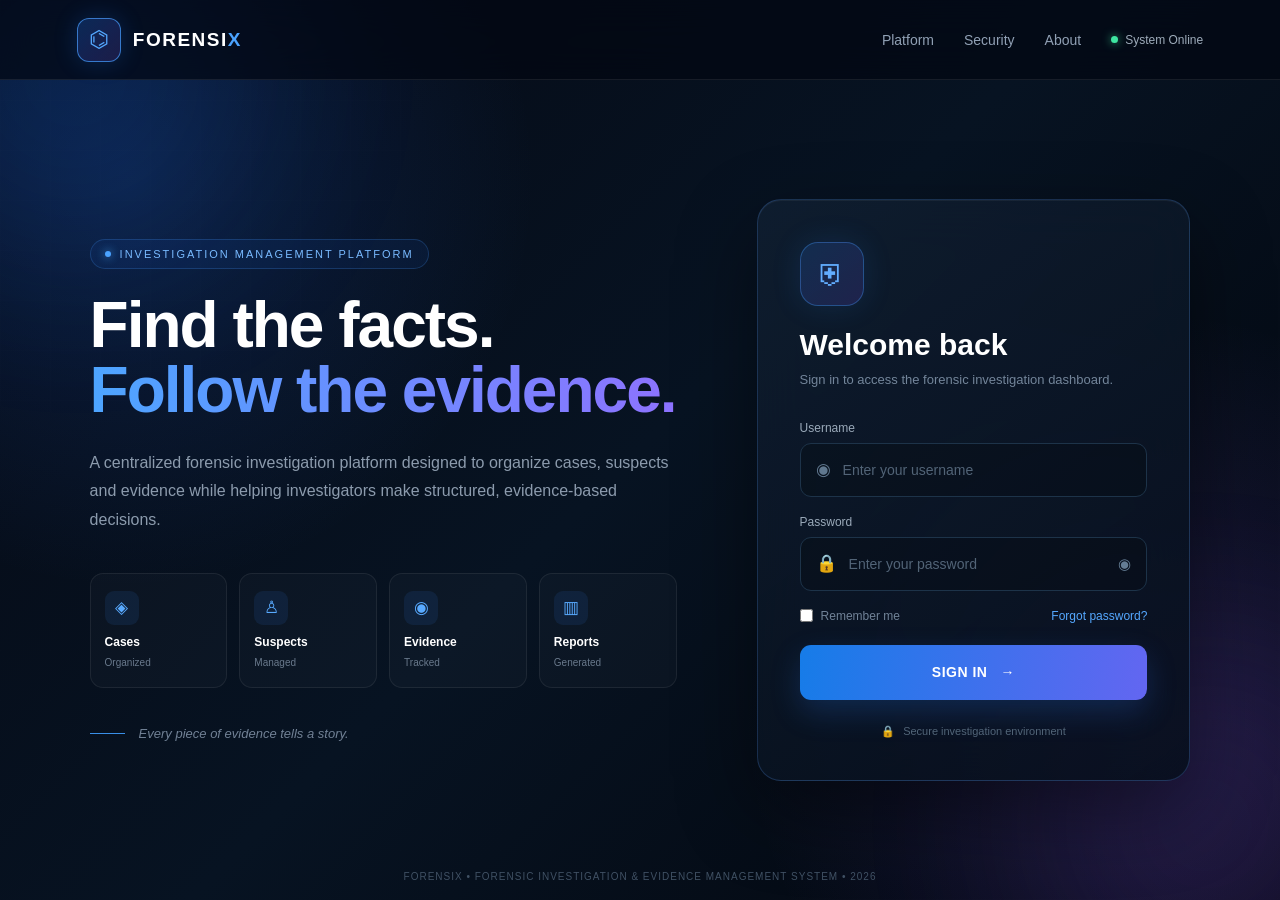
<file: index.html>
<!DOCTYPE html>
<html lang="en">

<head>

    <meta charset="UTF-8">

    <meta name="viewport"
          content="width=device-width, initial-scale=1.0">

    <title>ForensiX | Investigation & Evidence Management</title>
<link rel="stylesheet" href="assets/style.css">
<script src="assets/app.js"></script>

    <style>

        /* ================================
           RESET
        ================================= */

        * {
            margin: 0;
            padding: 0;
            box-sizing: border-box;
        }


        /* ================================
           BODY
        ================================= */

        body {

            min-height: 100vh;

            font-family:
                "Segoe UI",
                Arial,
                sans-serif;

            background:
                radial-gradient(
                    circle at 10% 20%,
                    rgba(43, 116, 255, 0.18),
                    transparent 30%
                ),

                radial-gradient(
                    circle at 90% 80%,
                    rgba(139, 92, 246, 0.18),
                    transparent 30%
                ),

                linear-gradient(
                    135deg,
                    #050914,
                    #071322,
                    #03060d
                );

            color: white;

            overflow-x: hidden;

        }


        /* ================================
           BACKGROUND GRID
        ================================= */

        body::before {

            content: "";

            position: fixed;

            inset: 0;

            pointer-events: none;

            opacity: 0.18;

            background-image:

                linear-gradient(
                    rgba(255,255,255,0.025) 1px,
                    transparent 1px
                ),

                linear-gradient(
                    90deg,
                    rgba(255,255,255,0.025) 1px,
                    transparent 1px
                );

            background-size: 50px 50px;

        }


        /* ================================
           GLOW EFFECTS
        ================================= */

        .glow {

            position: fixed;

            border-radius: 50%;

            filter: blur(100px);

            pointer-events: none;

            z-index: 0;

        }


        .glow-blue {

            width: 350px;
            height: 350px;

            background: #1677ff;

            opacity: 0.16;

            top: -100px;
            left: -100px;

        }


        .glow-purple {

            width: 350px;
            height: 350px;

            background: #8b5cf6;

            opacity: 0.12;

            right: -100px;
            bottom: -100px;

        }


        /* ================================
           NAVBAR
        ================================= */

        header {

            position: relative;

            z-index: 5;

            height: 80px;

            display: flex;

            align-items: center;

            justify-content: space-between;

            padding: 0 6%;

            border-bottom:
                1px solid
                rgba(255,255,255,0.08);

            background:
                rgba(3,8,18,0.72);

            backdrop-filter: blur(18px);

        }


        /* ================================
           LOGO
        ================================= */

        .logo {

            display: flex;

            align-items: center;

            gap: 12px;

        }


        .logo-symbol {

            width: 44px;

            height: 44px;

            display: flex;

            align-items: center;

            justify-content: center;

            border-radius: 12px;

            border:
                1px solid
                rgba(72,157,255,0.7);

            background:
                linear-gradient(
                    135deg,
                    rgba(35,125,255,0.25),
                    rgba(139,92,246,0.18)
                );

            color: #54a8ff;

            font-size: 23px;

            box-shadow:
                0 0 25px
                rgba(37,135,255,0.2);

        }


        .logo-text {

            font-size: 19px;

            font-weight: 700;

            letter-spacing: 1.5px;

        }


        .logo-text span {

            color: #4ba3ff;

        }


        /* ================================
           NAVIGATION
        ================================= */

        nav {

            display: flex;

            align-items: center;

            gap: 30px;

        }


        nav a {

            text-decoration: none;

            color: #91a1b5;

            font-size: 14px;

            transition: 0.3s;

        }


        nav a:hover {

            color: #58aaff;

        }


        .nav-status {

            display: flex;

            align-items: center;

            gap: 7px;

            font-size: 12px;

            color: #9eacbb;

        }


        .status-dot {

            width: 7px;

            height: 7px;

            border-radius: 50%;

            background: #3ee6a1;

            box-shadow:
                0 0 10px
                rgba(62,230,161,0.8);

        }


        /* ================================
           MAIN
        ================================= */

        main {

            position: relative;

            z-index: 2;

            min-height:
                calc(100vh - 80px);

            display: grid;

            grid-template-columns:
                1.15fr
                0.85fr;

            align-items: center;

            gap: 80px;

            padding:
                60px 7%;

        }


        /* ================================
           LEFT CONTENT
        ================================= */

        .hero {

            max-width: 720px;

        }


        .tag {

            display: inline-flex;

            align-items: center;

            gap: 9px;

            padding:
                8px 14px;

            border:
                1px solid
                rgba(70,157,255,0.22);

            border-radius: 30px;

            background:
                rgba(29,116,255,0.07);

            color: #79baff;

            font-size: 11px;

            letter-spacing: 2px;

            text-transform: uppercase;

            margin-bottom: 24px;

        }


        .tag-dot {

            width: 6px;
            height: 6px;

            border-radius: 50%;

            background: #4ba3ff;

            box-shadow:
                0 0 10px
                #4ba3ff;

        }


        h1 {

            font-size:
                clamp(
                    42px,
                    5vw,
                    72px
                );

            line-height: 1.02;

            letter-spacing: -2px;

            margin-bottom: 25px;

        }


        h1 .blue {

            display: block;

            background:
                linear-gradient(
                    90deg,
                    #4da5ff,
                    #8d72ff
                );

            -webkit-background-clip: text;

            -webkit-text-fill-color:
                transparent;

        }


        .hero-description {

            max-width: 610px;

            color: #8c9bad;

            font-size: 16px;

            line-height: 1.8;

            margin-bottom: 38px;

        }


        /* ================================
           FEATURE CARDS
        ================================= */

        .feature-grid {

            display: grid;

            grid-template-columns:
                repeat(4,1fr);

            gap: 12px;

            max-width: 680px;

        }


        .feature {

            padding: 17px 14px;

            border:
                1px solid
                rgba(255,255,255,0.07);

            border-radius: 13px;

            background:
                rgba(255,255,255,0.025);

            transition: 0.3s;

        }


        .feature:hover {

            transform:
                translateY(-4px);

            border-color:
                rgba(72,157,255,0.3);

            background:
                rgba(48,130,255,0.06);

        }


        .feature-icon {

            width: 34px;
            height: 34px;

            display: flex;

            align-items: center;

            justify-content: center;

            border-radius: 9px;

            background:
                rgba(49,137,255,0.1);

            color: #59aaff;

            margin-bottom: 10px;

            font-size: 17px;

        }


        .feature strong {

            display: block;

            font-size: 12px;

            margin-bottom: 3px;

        }


        .feature small {

            color: #69798c;

            font-size: 10px;

        }


        /* ================================
           QUOTE
        ================================= */

        .quote {

            margin-top: 38px;

            display: flex;

            align-items: center;

            gap: 14px;

            color: #718195;

            font-size: 13px;

            font-style: italic;

        }


        .quote-line {

            width: 35px;

            height: 1px;

            background:
                #398fe8;

        }


        /* ================================
           LOGIN AREA
        ================================= */

        .login-wrapper {

            display: flex;

            justify-content: center;

        }


        .login-card {

            width: 100%;

            max-width: 450px;

            padding: 42px;

            border:
                1px solid
                rgba(94,161,255,0.22);

            border-radius: 24px;

            background:
                linear-gradient(
                    145deg,
                    rgba(16,31,50,0.82),
                    rgba(6,14,26,0.86)
                );

            backdrop-filter:
                blur(25px);

            box-shadow:

                0 30px 80px
                rgba(0,0,0,0.45),

                inset 0 1px 0
                rgba(255,255,255,0.05);

        }


        /* ================================
           LOGIN HEADER
        ================================= */

        .login-icon {

            width: 64px;

            height: 64px;

            display: flex;

            align-items: center;

            justify-content: center;

            margin-bottom: 22px;

            border-radius: 18px;

            background:
                linear-gradient(
                    135deg,
                    rgba(45,141,255,0.16),
                    rgba(125,86,255,0.16)
                );

            border:
                1px solid
                rgba(69,158,255,0.35);

            font-size: 29px;

            color: #62adff;

            box-shadow:
                0 0 30px
                rgba(45,141,255,0.13);

        }


        .login-card h2 {

            font-size: 30px;

            margin-bottom: 8px;

        }


        .login-subtitle {

            color: #73859a;

            font-size: 13px;

            margin-bottom: 30px;

            line-height: 1.6;

        }


        /* ================================
           FORM
        ================================= */

        .input-group {

            margin-bottom: 18px;

        }


        .input-label {

            display: block;

            color: #9baaba;

            font-size: 12px;

            margin-bottom: 8px;

        }


        .input-wrapper {

            height: 54px;

            display: flex;

            align-items: center;

            gap: 12px;

            padding: 0 15px;

            border:
                1px solid
                #1d3349;

            border-radius: 11px;

            background:
                rgba(0,0,0,0.2);

            transition: 0.3s;

        }


        .input-wrapper:focus-within {

            border-color:
                #358fe8;

            box-shadow:
                0 0 0 3px
                rgba(53,143,232,0.08);

        }


        .input-icon {

            color: #60788f;

            font-size: 17px;

        }


        input {

            flex: 1;

            border: none;

            outline: none;

            background: transparent;

            color: white;

            font-size: 14px;

        }


        input::placeholder {

            color: #526477;

        }


        .password-toggle {

            border: none;

            background: transparent;

            color: #647d94;

            cursor: pointer;

            font-size: 15px;

        }


        /* ================================
           OPTIONS
        ================================= */

        .options {

            display: flex;

            justify-content:
                space-between;

            align-items: center;

            margin:
                8px 0 22px;

            font-size: 12px;

        }


        .remember {

            display: flex;

            align-items: center;

            gap: 8px;

            color: #718398;

        }


        .remember input {

            accent-color: #318cf2;

            flex: none;

        }


        .forgot {

            color: #55a8ff;

            text-decoration: none;

        }


        /* ================================
           LOGIN BUTTON
        ================================= */

        .login-button {

            width: 100%;

            height: 55px;

            border: none;

            border-radius: 11px;

            background:
                linear-gradient(
                    100deg,
                    #167ce8,
                    #6366f1
                );

            color: white;

            font-size: 14px;

            font-weight: 700;

            letter-spacing: 0.5px;

            cursor: pointer;

            transition: 0.3s;

            box-shadow:
                0 12px 30px
                rgba(42,117,238,0.22);

        }


        .login-button:hover {

            transform:
                translateY(-2px);

            box-shadow:
                0 16px 35px
                rgba(42,117,238,0.32);

        }


        .login-button:active {

            transform:
                translateY(0);

        }


        /* ================================
           SECURITY
        ================================= */

        .security {

            display: flex;

            align-items: center;

            justify-content: center;

            gap: 8px;

            margin-top: 25px;

            color: #526578;

            font-size: 11px;

        }


        .security-icon {

            color: #3ca4ff;

        }


        /* ================================
           FOOTER
        ================================= */

        footer {

            position: fixed;

            bottom: 18px;

            left: 0;

            right: 0;

            text-align: center;

            color: #405164;

            font-size: 10px;

            letter-spacing: 1px;

            z-index: 3;

        }


        /* ================================
           RESPONSIVE
        ================================= */

        @media(max-width: 1000px) {

            main {

                grid-template-columns: 1fr;

                gap: 50px;

                padding:
                    50px 6% 100px;

            }

            .hero {

                max-width: 800px;

                margin: auto;

                text-align: center;

            }

            .hero-description {

                margin-left: auto;

                margin-right: auto;

            }

            .feature-grid {

                margin: auto;

            }

            .quote {

                justify-content: center;

            }

            .login-wrapper {

                width: 100%;

            }

        }


        @media(max-width: 650px) {

            header {

                padding: 0 5%;

            }

            nav {

                display: none;

            }

            main {

                padding:
                    40px 5% 90px;

            }

            h1 {

                font-size: 42px;

            }

            .feature-grid {

                grid-template-columns:
                    repeat(2,1fr);

            }

            .login-card {

                padding: 30px 23px;

            }

        }

    </style>

</head>


<body>


    <!-- Background -->

    <div class="glow glow-blue"></div>

    <div class="glow glow-purple"></div>


    <!-- HEADER -->

    <header>

        <div class="logo">

            <div class="logo-symbol">
                ⌬
            </div>

            <div class="logo-text">
                FORENSI<span>X</span>
            </div>

        </div>


        <nav>

            <a href="#">
                Platform
            </a>

            <a href="#">
                Security
            </a>

            <a href="#">
                About
            </a>

            <div class="nav-status">

                <div class="status-dot"></div>

                System Online

            </div>

        </nav>

    </header>



    <!-- MAIN -->

    <main>


        <!-- LEFT SIDE -->

        <section class="hero">


            <div class="tag">

                <div class="tag-dot"></div>

                Investigation Management Platform

            </div>


            <h1>

                Find the facts.

                <span class="blue">
                    Follow the evidence.
                </span>

            </h1>


            <p class="hero-description">

                A centralized forensic investigation platform
                designed to organize cases, suspects and evidence
                while helping investigators make structured,
                evidence-based decisions.

            </p>


            <!-- FEATURES -->

            <div class="feature-grid">


                <div class="feature">

                    <div class="feature-icon">
                        ◈
                    </div>

                    <strong>
                        Cases
                    </strong>

                    <small>
                        Organized
                    </small>

                </div>


                <div class="feature">

                    <div class="feature-icon">
                        ♙
                    </div>

                    <strong>
                        Suspects
                    </strong>

                    <small>
                        Managed
                    </small>

                </div>


                <div class="feature">

                    <div class="feature-icon">
                        ◉
                    </div>

                    <strong>
                        Evidence
                    </strong>

                    <small>
                        Tracked
                    </small>

                </div>


                <div class="feature">

                    <div class="feature-icon">
                        ▥
                    </div>

                    <strong>
                        Reports
                    </strong>

                    <small>
                        Generated
                    </small>

                </div>


            </div>


            <div class="quote">

                <div class="quote-line"></div>

                Every piece of evidence tells a story.

            </div>


        </section>



        <!-- LOGIN -->

        <section class="login-wrapper">


            <div class="login-card">


                <div class="login-icon">
                    ⛨
                </div>


                <h2>
                    Welcome back
                </h2>


                <p class="login-subtitle">

                    Sign in to access the
                    forensic investigation dashboard.

                </p>


                <form id="loginForm">


                    <!-- USERNAME -->

                    <div class="input-group">

                        <label class="input-label">
                            Username
                        </label>

                        <div class="input-wrapper">

                            <span class="input-icon">
                                ◉
                            </span>

                            <input
                                type="text"
                                id="username"
                                placeholder="Enter your username"
                                required
                            >

                        </div>

                    </div>



                    <!-- PASSWORD -->

                    <div class="input-group">

                        <label class="input-label">
                            Password
                        </label>

                        <div class="input-wrapper">

                            <span class="input-icon">
                                🔒
                            </span>

                            <input
                                type="password"
                                id="password"
                                placeholder="Enter your password"
                                required
                            >

                            <button
                                type="button"
                                class="password-toggle"
                                onclick="togglePassword()">

                                ◉

                            </button>

                        </div>

                    </div>



                    <!-- OPTIONS -->

                    <div class="options">


                        <label class="remember">

                            <input
                                type="checkbox"
                            >

                            Remember me

                        </label>


                        <a
                            href="#"
                            class="forgot">

                            Forgot password?

                        </a>


                    </div>



                    <!-- LOGIN -->

                    <button
                        type="submit"
                        class="login-button">

                        SIGN IN
                        &nbsp; →

                    </button>


                </form>



                <!-- SECURITY -->

                <div class="security">

                    <span class="security-icon">
                        🔒
                    </span>

                    Secure investigation environment

                </div>


            </div>


        </section>


    </main>



    <footer>

        FORENSIX • FORENSIC INVESTIGATION & EVIDENCE MANAGEMENT SYSTEM • 2026

    </footer>



    <script>


        /* =========================
           PASSWORD VISIBILITY
        ========================= */

        function togglePassword() {

            const password =
                document.getElementById("password");

            if (password.type === "password") {

                password.type = "text";

            }

            else {

                password.type = "password";

            }

        }



        /* =========================
           LOGIN
        ========================= */

        document
            .getElementById("loginForm")
            .addEventListener(
                "submit",
                function(event) {

                    event.preventDefault();

                    const username =
                        document
                        .getElementById("username")
                        .value;

                    const password =
                        document
                        .getElementById("password")
                        .value;


                    if (
                        username.trim() === "" ||
                        password.trim() === ""
                    ) {
                        appAlert("Please enter your username and password.", "Error");
                        return;
                    }

                    window.location.href = "dashboard.html";

                }
            );

    </script>


</body>

</html>
</file>
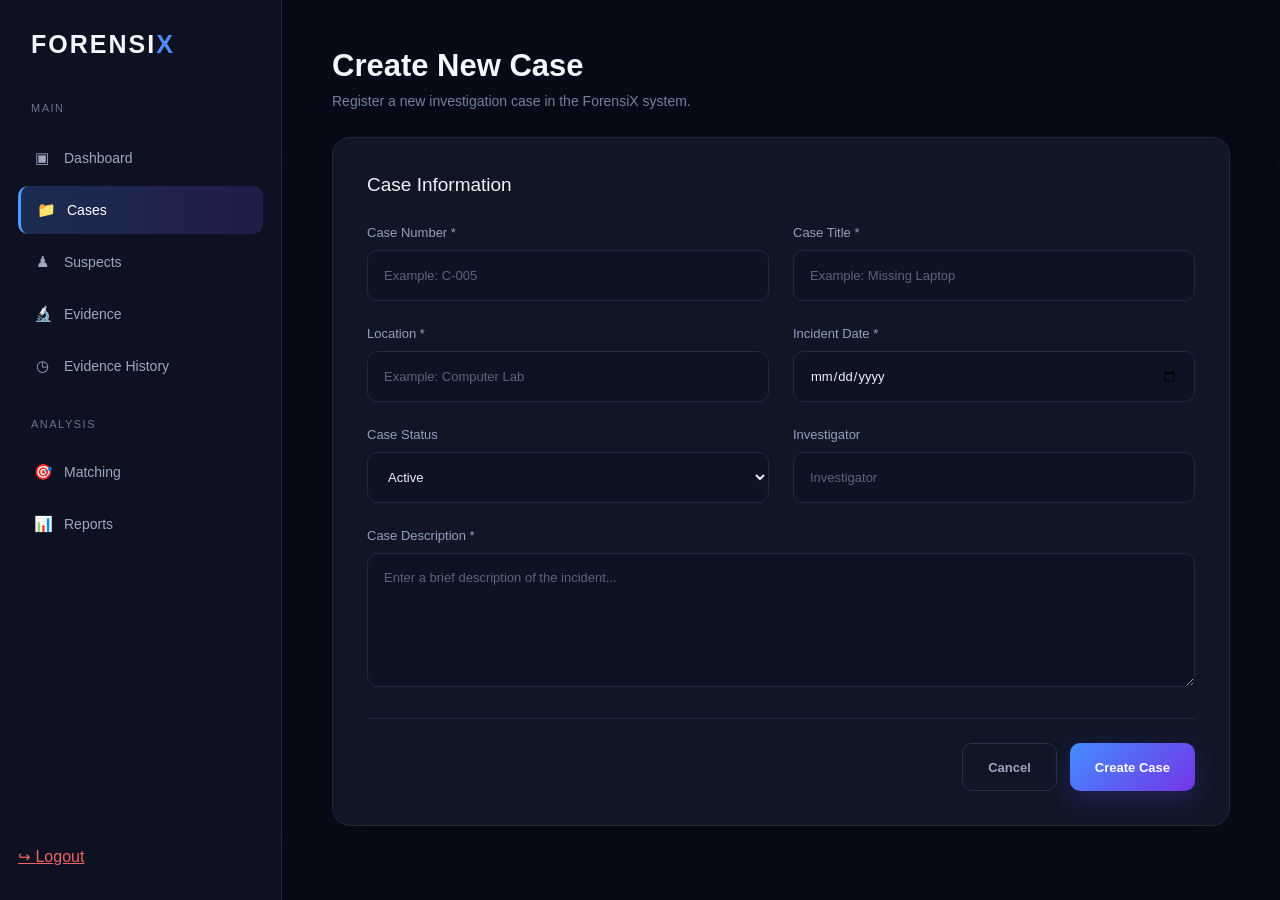
<file: add-case.html>
<!DOCTYPE html>
<html lang="en">
<head>
<meta charset="UTF-8">
<meta name="viewport" content="width=device-width, initial-scale=1.0">
<title>Create New Case | FORENSIX</title>
<link rel="stylesheet" href="assets/style.css">
<script src="assets/app.js"></script>

<style>
*{
    margin:0;
    padding:0;
    box-sizing:border-box;
    font-family:Arial, Helvetica, sans-serif;
}

body{
    background:#080b17;
    color:#f5f7ff;
    min-height:100vh;
}

.sidebar{
    position:fixed;
    left:0;
    top:0;
    width:282px;
    height:100vh;
    background:#0d1121;
    border-right:1px solid #20263a;
    padding:30px 18px;
}

.logo{
    font-size:25px;
    font-weight:800;
    letter-spacing:2px;
    margin:0 0 43px 13px;
}

.logo span{
    color:#4d8dff;
}

.nav-title{
    color:#68738e;
    font-size:11px;
    letter-spacing:1.5px;
    margin:0 0 20px 13px;
}

.nav a{
    display:flex;
    align-items:center;
    gap:14px;
    height:48px;
    padding:0 16px;
    margin-bottom:4px;
    border-radius:10px;
    text-decoration:none;
    color:#9da8c0;
    font-size:14px;
}

.nav a:hover{
    background:rgba(108,99,255,.10);
    color:#fff;
}

.nav a.active{
    background:linear-gradient(
        90deg,
        rgba(77,141,255,.22),
        rgba(111,73,231,.20)
    );
    color:#fff;
    border-left:3px solid #4d9cff;
}

.icon{
    width:16px;
    text-align:center;
    font-size:15px;
}

.analysis-title{
    color:#68738e;
    font-size:11px;
    letter-spacing:1.5px;
    margin:28px 0 18px 13px;
}

.logout{
    position:absolute;
    bottom:34px;
    left:18px;
    right:18px;
}

.logout a{
    color:#ef6464 !important;
}

.main{
    margin-left:282px;
    padding:48px 50px;
}

.header{
    margin-bottom:28px;
}

.header h1{
    font-size:31px;
    font-weight:700;
    margin-bottom:9px;
}

.header p{
    color:#71809e;
    font-size:14px;
}

.form-container{
    width:1014px;
    max-width:100%;
    background:#111627;
    border:1px solid #20283d;
    border-radius:18px;
    padding:36px 34px 34px;
    box-shadow:0 20px 55px rgba(0,0,0,.20);
}

.form-title{
    font-size:19px;
    color:#f0f3fa;
    margin-bottom:29px;
}

.form-grid{
    display:grid;
    grid-template-columns:1fr 1fr;
    column-gap:24px;
    row-gap:25px;
}

.form-group{
    display:flex;
    flex-direction:column;
}

.form-group.full{
    grid-column:1 / -1;
}

label{
    font-size:13px;
    color:#91a0bd;
    margin-bottom:10px;
}

input,
select,
textarea{
    width:100%;
    background:#0d1322;
    color:#edf1f8;
    border:1px solid #202b40;
    border-radius:10px;
    outline:none;
    font-size:13px;
}

input,
select{
    height:51px;
    padding:0 16px;
}

textarea{
    min-height:134px;
    padding:16px;
    resize:vertical;
}

input::placeholder,
textarea::placeholder{
    color:#59657e;
}

input:focus,
select:focus,
textarea:focus{
    border-color:#536cff;
    box-shadow:0 0 0 2px rgba(83,108,255,.08);
}

select option{
    background:#111627;
    color:#fff;
}

.actions{
    display:flex;
    justify-content:flex-end;
    gap:13px;
    margin-top:31px;
    padding-top:24px;
    border-top:1px solid #20273a;
}

.btn{
    height:48px;
    padding:0 25px;
    border-radius:10px;
    font-size:13px;
    font-weight:600;
    cursor:pointer;
    text-decoration:none;
    display:flex;
    align-items:center;
    justify-content:center;
}

.btn-cancel{
    background:transparent;
    border:1px solid #283147;
    color:#9aa6bf;
}

.btn-cancel:hover{
    background:#171d2d;
}

.btn-primary{
    border:none;
    color:#fff;
    background:linear-gradient(135deg,#438cff,#7435e8);
    box-shadow:0 8px 23px rgba(78,72,230,.25);
}

.btn-primary:hover{
    transform:translateY(-1px);
}

.message{
    display:none;
    margin-top:18px;
    padding:12px;
    text-align:center;
    border-radius:8px;
    color:#6ee7a5;
    background:rgba(50,200,130,.08);
    border:1px solid rgba(50,200,130,.22);
    font-size:13px;
}

@media(max-width:1000px){

    .sidebar{
        width:220px;
    }

    .main{
        margin-left:220px;
        padding:35px;
    }

    .form-container{
        width:100%;
    }
}

@media(max-width:700px){

    .sidebar{
        position:relative;
        width:100%;
        height:auto;
    }

    .logout{
        position:relative;
        bottom:auto;
        left:auto;
        right:auto;
        margin-top:20px;
    }

    .main{
        margin-left:0;
        padding:25px;
    }

    .form-grid{
        grid-template-columns:1fr;
    }

    .form-group.full{
        grid-column:auto;
    }
}
</style>
</head>

<body>

<!-- SIDEBAR -->
<div class="sidebar">

    <div class="logo">
        FORENSI<span>X</span>
    </div>

    <div class="nav">

        <div class="nav-title">
            MAIN
        </div>

        <a href="dashboard.html">
            <span class="icon">▣</span>
            <span>Dashboard</span>
        </a>

        <a href="cases.html" class="active">
            <span class="icon">📁</span>
            <span>Cases</span>
        </a>

        <a href="suspects.html">
            <span class="icon">♟</span>
            <span>Suspects</span>
        </a>

        <a href="evidence.html">
            <span class="icon">🔬</span>
            <span>Evidence</span>
        </a>

        <a href="history.html">
            <span class="icon">◷</span>
            <span>Evidence History</span>
        </a>

        <div class="analysis-title">
            ANALYSIS
        </div>

        <a href="matching.html">
            <span class="icon">🎯</span>
            <span>Matching</span>
        </a>

        <a href="reports.html">
            <span class="icon">📊</span>
            <span>Reports</span>
        </a>

    </div>

    <div class="logout">

        <a href="index.html">
            <span class="icon">↪</span>
            <span>Logout</span>
        </a>

    </div>

</div>


<!-- MAIN CONTENT -->
<div class="main">

    <div class="header">

        <h1>Create New Case</h1>

        <p>
            Register a new investigation case in the ForensiX system.
        </p>

    </div>


    <div class="form-container">

        <div class="form-title">
            Case Information
        </div>


        <form id="caseForm">

            <div class="form-grid">


                <!-- CASE NUMBER -->
                <div class="form-group">

                    <label for="caseNumber">
                        Case Number *
                    </label>

                    <input
                        type="text"
                        id="caseNumber"
                        placeholder="Example: C-005"
                        required
                    >

                </div>


                <!-- CASE TITLE -->
                <div class="form-group">

                    <label for="caseTitle">
                        Case Title *
                    </label>

                    <input
                        type="text"
                        id="caseTitle"
                        placeholder="Example: Missing Laptop"
                        required
                    >

                </div>


                <!-- LOCATION -->
                <div class="form-group">

                    <label for="location">
                        Location *
                    </label>

                    <input
                        type="text"
                        id="location"
                        placeholder="Example: Computer Lab"
                        required
                    >

                </div>


                <!-- INCIDENT DATE -->
                <div class="form-group">

                    <label for="incidentDate">
                        Incident Date *
                    </label>

                    <input
                        type="date"
                        id="incidentDate"
                        required
                    >

                </div>


                <!-- CASE STATUS -->
                <div class="form-group">

                    <label for="status">
                        Case Status
                    </label>

                    <select id="status">

                        <option value="Active">
                            Active
                        </option>

                        <option value="Under Review">
                            Under Review
                        </option>

                        <option value="Closed">
                            Closed
                        </option>

                    </select>

                </div>


                <!-- INVESTIGATOR -->
                <div class="form-group">

                    <label for="investigator">
                        Investigator
                    </label>

                    <input
                        type="text"
                        id="investigator"
                        placeholder="Investigator"
                    >

                </div>


                <!-- CASE DESCRIPTION -->
                <div class="form-group full">

                    <label for="description">
                        Case Description *
                    </label>

                    <textarea
                        id="description"
                        placeholder="Enter a brief description of the incident..."
                        required
                    ></textarea>

                </div>

            </div>


            <!-- ACTIONS -->
            <div class="actions">

                <a
                    href="cases.html"
                    class="btn btn-cancel"
                >
                    Cancel
                </a>

                <button
                    type="submit"
                    class="btn btn-primary"
                >
                    Create Case
                </button>

            </div>


            <!-- SUCCESS MESSAGE -->
            <div
                class="message"
                id="message"
            >
                ✓ Case created successfully!
            </div>

        </form>

    </div>

</div>


<script>

const API = 'https://marble-egg-tickets-brand.trycloudflare.com';

document
    .getElementById("caseForm")
    .addEventListener("submit", async function(event){

        event.preventDefault();

        const newCase = {
            caseNumber: document.getElementById("caseNumber").value,
            caseTitle: document.getElementById("caseTitle").value,
            location: document.getElementById("location").value,
            incidentDate: document.getElementById("incidentDate").value,
            status: document.getElementById("status").value,
            investigator: document.getElementById("investigator").value,
            description: document.getElementById("description").value
        };

        try {
            const response = await fetch(`${API}/api/cases`, {
                method: "POST",
                headers: {
                    "Content-Type": "application/json"
                },
                body: JSON.stringify(newCase)
            });

            if (response.ok) {
                document
                    .getElementById("message")
                    .style.display = "block";

                setTimeout(function(){
                    window.location.href = "cases.html";
                }, 1200);
            } else {
                await appAlert("Failed to create case.", "Error");
            }
        } catch (error) {
            console.error("Error creating case:", error);
            await appAlert("An error occurred while creating the case.", "Error");
        }
    });

</script>

</body>
</html>
</file>
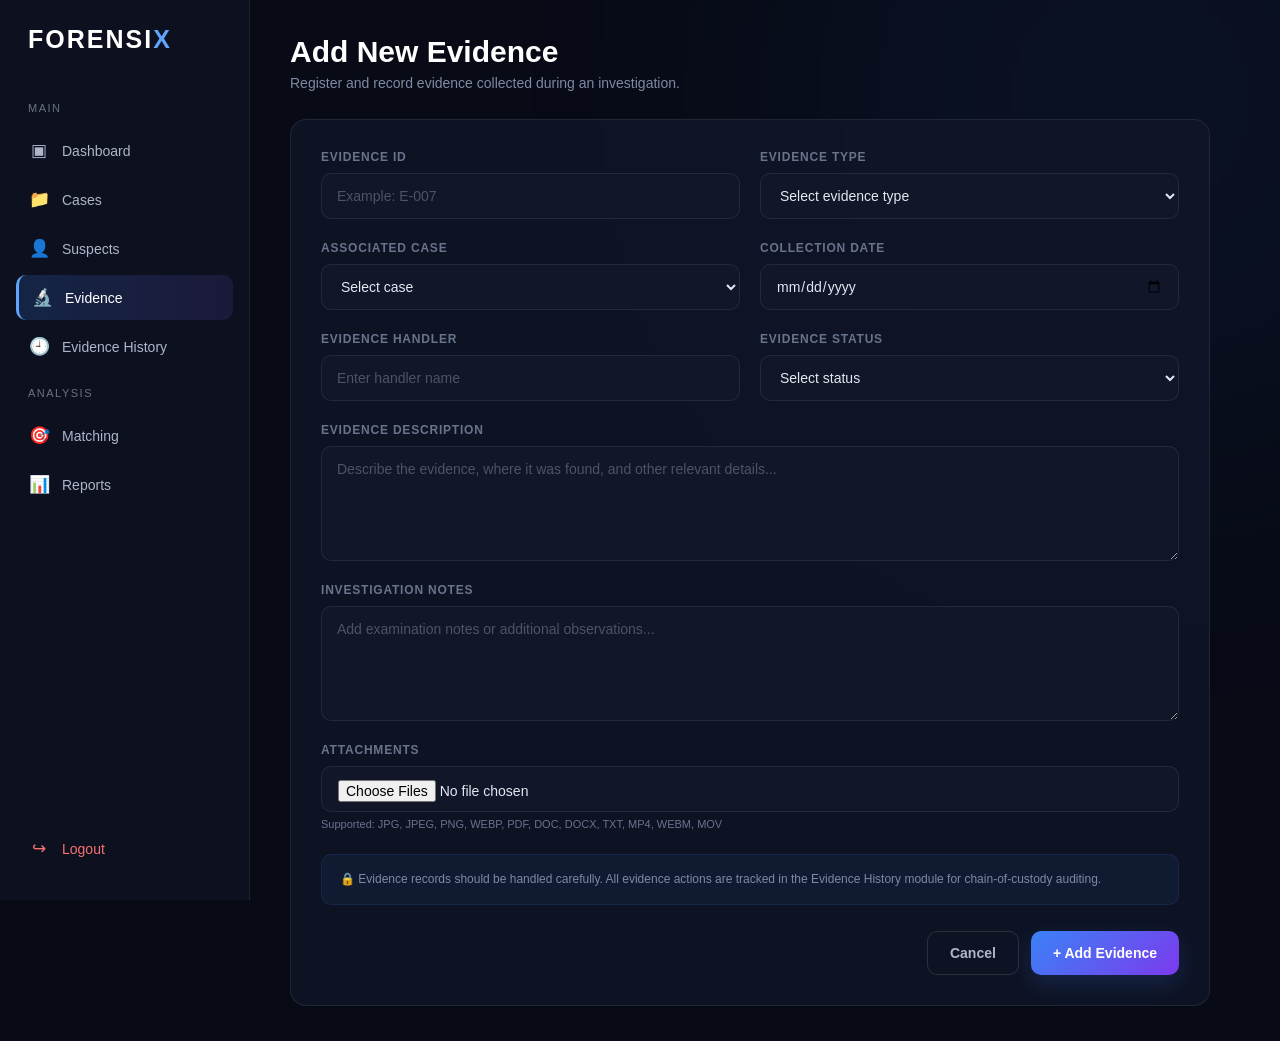
<file: add-evidence.html>
<!DOCTYPE html>
<html lang="en">
<head>
<meta charset="UTF-8">
<meta name="viewport" content="width=device-width, initial-scale=1.0">
<title>ForensiX | Add New Evidence</title>
<link rel="stylesheet" href="assets/style.css">
<script src="assets/app.js"></script>
<style>
*{margin:0;padding:0;box-sizing:border-box;font-family:"Segoe UI",sans-serif;}

body{background:#080b16;color:white;min-height:100vh;}
body::before{content:"";position:fixed;width:500px;height:500px;background:#3b82f6;filter:blur(180px);opacity:.10;top:-150px;right:-100px;z-index:-1;}

.layout{display:flex;min-height:100vh;}

/* SIDEBAR */
.sidebar{width:250px;background:rgba(13,17,32,.95);border-right:1px solid rgba(255,255,255,.08);padding:25px 16px;position:fixed;height:100vh;left:0;top:0;}
.logo{font-size:25px;font-weight:800;letter-spacing:2px;padding:0 12px 30px;}
.logo span{color:#60a5fa;}
.menu-title{color:#6b7280;font-size:11px;text-transform:uppercase;letter-spacing:1.5px;padding:10px 12px;margin-top:8px;}
.menu a{display:flex;align-items:center;gap:12px;text-decoration:none;color:#aeb7ca;padding:12px;border-radius:10px;margin:4px 0;transition:.25s;font-size:14px;}
.menu a:hover,.menu a.active{background:linear-gradient(90deg,rgba(59,130,246,.18),rgba(139,92,246,.12));color:white;}
.menu a.active{border-left:3px solid #60a5fa;}
.icon{width:22px;text-align:center;font-size:17px;}
.logout{position:absolute;bottom:25px;left:16px;right:16px;}
.logout a{color:#f87171 !important;}

/* MAIN */
.main{margin-left:250px;width:calc(100% - 250px);padding:35px 40px;}

/* HEADER */
.header{margin-bottom:28px;}
.header h1{font-size:30px;}
.header p{color:#7f8aa3;font-size:14px;margin-top:6px;}

/* FORM CARD */
.form-card{background:rgba(17,22,41,.78);border:1px solid rgba(255,255,255,.08);border-radius:16px;padding:30px;max-width:920px;}

.form-grid{display:grid;grid-template-columns:1fr 1fr;column-gap:20px;row-gap:22px;}
.form-group{display:flex;flex-direction:column;}
.form-group.full{grid-column:1 / -1;}

label{font-size:12px;font-weight:600;color:#68748b;text-transform:uppercase;letter-spacing:.8px;margin-bottom:9px;}

input,select,textarea{
  width:100%;
  background:#111629;
  color:#e2e8f0;
  border:1px solid rgba(255,255,255,.08);
  border-radius:10px;
  outline:none;
  font-size:14px;
  font-family:"Segoe UI",sans-serif;
}
input,select{height:46px;padding:0 15px;}
textarea{min-height:115px;padding:14px 15px;resize:vertical;}
input::placeholder,textarea::placeholder{color:#4b5563;}
input:focus,select:focus,textarea:focus{border-color:#3b82f6;box-shadow:0 0 0 2px rgba(59,130,246,.10);}
select option{background:#111629;}

/* NOTICE */
.notice{margin-top:24px;padding:15px 18px;border-radius:10px;background:rgba(59,130,246,.06);border:1px solid rgba(59,130,246,.12);color:#7f8aa3;font-size:12px;line-height:1.6;}

/* ACTIONS */
.actions{display:flex;justify-content:flex-end;gap:12px;margin-top:26px;}
.btn{height:44px;padding:0 22px;border-radius:10px;font-size:14px;font-weight:600;cursor:pointer;border:none;text-decoration:none;display:flex;align-items:center;}
.btn-cancel{background:transparent;border:1px solid rgba(255,255,255,.12);color:#aeb7ca;}
.btn-cancel:hover{background:rgba(255,255,255,.05);}
.btn-primary{background:linear-gradient(135deg,#3b82f6,#7c3aed);color:white;box-shadow:0 8px 25px rgba(59,130,246,.18);}
.btn-primary:hover{opacity:.9;}

/* SUCCESS MESSAGE */
.message{display:none;margin-top:16px;padding:13px 16px;border-radius:9px;background:rgba(74,222,128,.08);border:1px solid rgba(74,222,128,.18);color:#4ade80;font-size:13px;text-align:center;}

/* RESPONSIVE */
@media(max-width:900px){.form-grid{grid-template-columns:1fr;}.form-group.full{grid-column:auto;}}
@media(max-width:700px){
  .sidebar{width:70px;padding:20px 8px;}
  .logo{font-size:14px;padding:10px 5px 25px;}
  .menu-title,.menu a span:not(.icon){display:none;}
  .menu a{justify-content:center;}
  .main{margin-left:70px;width:calc(100% - 70px);padding:20px;}
  .actions{flex-direction:column;}
  .btn{width:100%;justify-content:center;}
}
</style>
</head>
<body>
<div class="layout">

<!-- SIDEBAR -->
<aside class="sidebar">
  <div class="logo">FORENSI<span>X</span></div>
  <div class="menu-title">Main</div>
  <nav class="menu">
    <a href="dashboard.html"><span class="icon">▣</span><span>Dashboard</span></a>
    <a href="cases.html"><span class="icon">📁</span><span>Cases</span></a>
    <a href="suspects.html"><span class="icon">👤</span><span>Suspects</span></a>
    <a href="evidence.html" class="active"><span class="icon">🔬</span><span>Evidence</span></a>
    <a href="history.html"><span class="icon">🕘</span><span>Evidence History</span></a>
    <div class="menu-title">Analysis</div>
    <a href="matching.html"><span class="icon">🎯</span><span>Matching</span></a>
    <a href="reports.html"><span class="icon">📊</span><span>Reports</span></a>
  </nav>
  <div class="logout"><nav class="menu"><a href="index.html"><span class="icon">↪</span><span>Logout</span></a></nav></div>
</aside>

<!-- MAIN -->
<main class="main">

  <div class="header">
    <h1>Add New Evidence</h1>
    <p>Register and record evidence collected during an investigation.</p>
  </div>

  <div class="form-card">
    <form id="evidenceForm">

      <div class="form-grid">

        <div class="form-group">
          <label for="evidenceId">Evidence ID</label>
          <input type="text" id="evidenceId" placeholder="Example: E-007" required>
        </div>

        <div class="form-group">
          <label for="evidenceType">Evidence Type</label>
          <select id="evidenceType" required>
            <option value="">Select evidence type</option>
            <option value="Fingerprint">Fingerprint</option>
            <option value="CCTV Footage">CCTV Footage</option>
            <option value="Photograph">Photograph</option>
            <option value="Document">Document</option>
            <option value="Access Log">Access Log</option>
            <option value="USB Device">USB Device</option>
            <option value="DNA Sample">DNA Sample</option>
            <option value="Weapon">Weapon</option>
            <option value="Other">Other</option>
          </select>
        </div>

        <div class="form-group">
          <label for="associatedCase">Associated Case</label>
          <select id="associatedCase" required>
            <option value="">Select case</option>
          </select>
        </div>

        <div class="form-group">
          <label for="collectionDate">Collection Date</label>
          <input type="date" id="collectionDate" required>
        </div>

        <div class="form-group">
          <label for="evidenceHandler">Evidence Handler</label>
          <input type="text" id="evidenceHandler" placeholder="Enter handler name" required>
        </div>

        <div class="form-group">
          <label for="evidenceStatus">Evidence Status</label>
          <select id="evidenceStatus" required>
            <option value="">Select status</option>
            <option value="Collected">Collected</option>
            <option value="Under Examination">Under Examination</option>
            <option value="Examined">Examined</option>
            <option value="Stored">Stored</option>
          </select>
        </div>

        <div class="form-group full">
          <label for="evidenceDescription">Evidence Description</label>
          <textarea id="evidenceDescription" placeholder="Describe the evidence, where it was found, and other relevant details..." required></textarea>
        </div>

        <div class="form-group full">
          <label for="investigationNotes">Investigation Notes</label>
          <textarea id="investigationNotes" placeholder="Add examination notes or additional observations..."></textarea>
        </div>

        <div class="form-group full">
          <label for="evidenceAttachments">Attachments</label>
          <input type="file" id="evidenceAttachments" multiple accept=".jpg,.jpeg,.png,.webp,.pdf,.doc,.docx,.txt,.mp4,.webm,.mov" style="padding: 13px 16px;">
          <div style="font-size: 11px; color: #68738e; margin-top: 6px;">Supported: JPG, JPEG, PNG, WEBP, PDF, DOC, DOCX, TXT, MP4, WEBM, MOV</div>
        </div>


      </div>

      <div class="notice">🔒 Evidence records should be handled carefully. All evidence actions are tracked in the Evidence History module for chain-of-custody auditing.</div>

      <div class="actions">
        <a href="evidence.html" class="btn btn-cancel">Cancel</a>
        <button type="submit" class="btn btn-primary">+ Add Evidence</button>
      </div>

      <div class="message" id="message">✓ Evidence added successfully!</div>

    </form>
  </div>

</main>
</div>

<script>
const API = 'https://marble-egg-tickets-brand.trycloudflare.com';

// Populate case dropdown from backend
async function loadCases(){
  try{
    const r=await fetch(`${API}/api/cases`);
    if(r.ok){
      const cases=await r.json();
      const sel=document.getElementById('associatedCase');
      cases.forEach(c=>{
        const opt=document.createElement('option');
        opt.value=c.caseNumber;
        opt.textContent=`${c.caseNumber} · ${c.caseTitle}`;
        sel.appendChild(opt);
      });
    }
  }catch(e){console.error('Could not load cases:',e);}
}

document.getElementById('evidenceForm').addEventListener('submit', async function(ev){
  ev.preventDefault();
  const evidenceId = document.getElementById('evidenceId').value.trim();
  const payload = {
    evidenceId: evidenceId,
    type: document.getElementById('evidenceType').value,
    caseId: document.getElementById('associatedCase').value,
    collectionDate: document.getElementById('collectionDate').value || null,
    handler: document.getElementById('evidenceHandler').value.trim(),
    status: document.getElementById('evidenceStatus').value,
    description: document.getElementById('evidenceDescription').value.trim(),
    notes: document.getElementById('investigationNotes').value.trim()
  };
  try{
    const r=await fetch(`${API}/api/evidence`,{method:'POST',headers:{'Content-Type':'application/json'},body:JSON.stringify(payload)});
    if(!r.ok){
      const err=await r.text();
      await appAlert('Failed to add evidence: '+(err||r.status), 'Error');
      return;
    }
    
    const fileInput = document.getElementById('evidenceAttachments');
    const files = fileInput.files;
    let uploadErrors = [];
    const msg = document.getElementById('message');
    
    if (files.length > 0) {
      msg.textContent = 'Uploading attachments...';
      msg.style.display = 'block';
      msg.style.color = '#fbbf24';
      msg.style.backgroundColor = 'rgba(251,191,36,.1)';
      msg.style.borderColor = 'rgba(251,191,36,.2)';
      
      for (let i = 0; i < files.length; i++) {
        const file = files[i];
        const formData = new FormData();
        formData.append('file', file);
        try {
          const uploadRes = await fetch(`${API}/api/evidence/${evidenceId}/attachments`, {
            method: 'POST',
            body: formData
          });
          if (!uploadRes.ok) throw new Error(`HTTP ${uploadRes.status}`);
        } catch (err) {
          uploadErrors.push(file.name);
        }
      }
    }
    
    if (uploadErrors.length > 0) {
      msg.textContent = 'Evidence added, but failed to upload: ' + uploadErrors.join(', ');
      msg.style.color = '#f87171';
      msg.style.backgroundColor = 'rgba(248,113,113,.1)';
      msg.style.borderColor = 'rgba(248,113,113,.2)';
    } else {
      msg.textContent = files.length > 0 ? '✓ Evidence and attachments added successfully!' : '✓ Evidence added successfully!';
      msg.style.color = '#6ee7a5';
      msg.style.backgroundColor = 'rgba(50,200,130,.08)';
      msg.style.borderColor = 'rgba(50,200,130,.22)';
    }
    msg.style.display = 'block';
    
    setTimeout(()=>{window.location.href='evidence.html';}, 1800);
    
  }catch(e){await appAlert('Error: '+e.message, 'Error');}
});

loadCases();
</script>
</body>
</html>
</file>
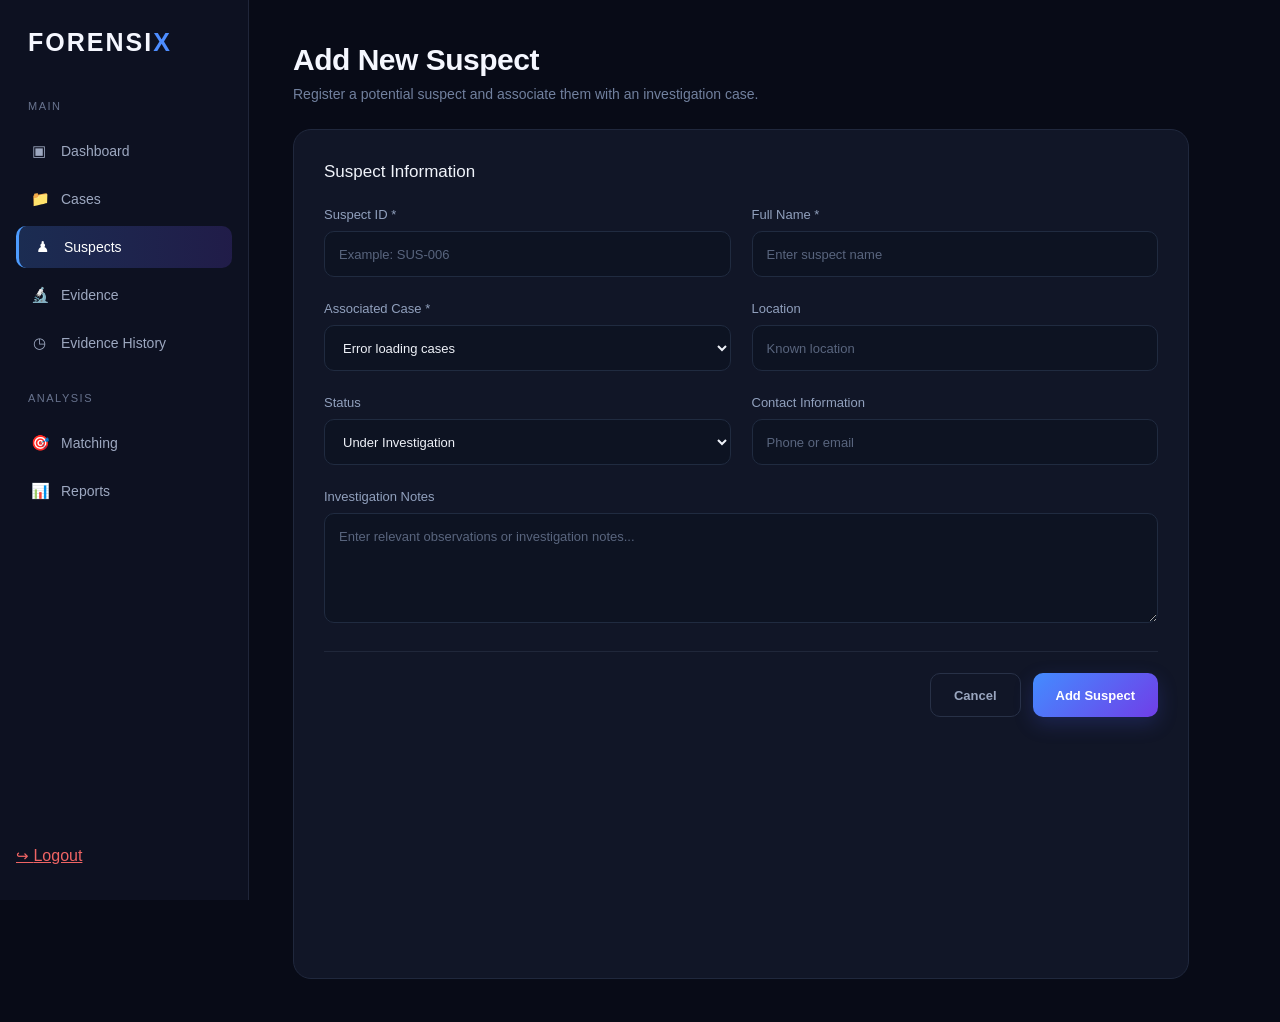
<file: add-suspect.html>
<!DOCTYPE html>
<html lang="en">
<head>
<meta charset="UTF-8">
<meta name="viewport" content="width=device-width, initial-scale=1.0">
<title>Add New Suspect | FORENSIX</title>
<link rel="stylesheet" href="assets/style.css">
<script src="assets/app.js"></script>

<style>
*{
    margin:0;
    padding:0;
    box-sizing:border-box;
    font-family:Arial, Helvetica, sans-serif;
}

body{
    background:#080b17;
    color:#f5f7ff;
    min-height:100vh;
}

.sidebar{
    position:fixed;
    left:0;
    top:0;
    width:249px;
    height:100vh;
    background:#0d1121;
    border-right:1px solid #20263a;
    padding:28px 16px;
}

.logo{
    font-size:25px;
    font-weight:800;
    letter-spacing:2px;
    margin:0 0 43px 12px;
}

.logo span{
    color:#4d8dff;
}

.nav-title{
    color:#68738e;
    font-size:11px;
    letter-spacing:1.5px;
    margin:0 0 18px 12px;
}

.nav a{
    display:flex;
    align-items:center;
    gap:14px;
    height:42px;
    padding:0 15px;
    margin-bottom:6px;
    border-radius:10px;
    text-decoration:none;
    color:#9da8c0;
    font-size:14px;
}

.nav a:hover{
    background:rgba(77,141,255,.08);
    color:#fff;
}

.nav a.active{
    background:linear-gradient(
        90deg,
        rgba(77,141,255,.22),
        rgba(111,73,231,.20)
    );
    color:#fff;
    border-left:3px solid #4d9cff;
}

.icon{
    width:16px;
    text-align:center;
    font-size:15px;
}

.analysis-title{
    color:#68738e;
    font-size:11px;
    letter-spacing:1.5px;
    margin:28px 0 18px 12px;
}

.logout{
    position:absolute;
    bottom:35px;
    left:16px;
    right:16px;
}

.logout a{
    color:#ef6464 !important;
}

.main{
    margin-left:249px;
    padding:43px 44px;
}

.header{
    max-width:900px;
    margin-left:0;
    margin-bottom:27px;
}

.header h1{
    font-size:30px;
    font-weight:700;
    margin-bottom:9px;
    letter-spacing:-.5px;
}

.header p{
    color:#71809e;
    font-size:14px;
}

.form-container{
    width:896px;
    max-width:100%;
    min-height:850px;
    background:#111627;
    border:1px solid #20283d;
    border-radius:18px;
    padding:32px 30px 30px;
}

.form-title{
    font-size:17px;
    margin-bottom:25px;
    color:#f0f3fa;
}

.form-grid{
    display:grid;
    grid-template-columns:1fr 1fr;
    column-gap:21px;
    row-gap:24px;
}

.form-group{
    display:flex;
    flex-direction:column;
}

.form-group.full{
    grid-column:1 / -1;
}

label{
    font-size:13px;
    color:#91a0bd;
    margin-bottom:9px;
}

input,
select,
textarea{
    width:100%;
    background:#0d1322;
    color:#eef1f8;
    border:1px solid #202b40;
    border-radius:10px;
    outline:none;
    font-size:13px;
}

input,
select{
    height:46px;
    padding:0 14px;
}

textarea{
    min-height:110px;
    padding:15px 14px;
    resize:vertical;
}

input::placeholder,
textarea::placeholder{
    color:#59657e;
}

input:focus,
select:focus,
textarea:focus{
    border-color:#4d8dff;
    box-shadow:0 0 0 2px rgba(77,141,255,.08);
}

select option{
    background:#111627;
    color:#fff;
}

.actions{
    display:flex;
    justify-content:flex-end;
    gap:12px;
    margin-top:28px;
    padding-top:21px;
    border-top:1px solid #20273a;
}

.btn{
    height:44px;
    padding:0 23px;
    border-radius:10px;
    font-size:13px;
    font-weight:600;
    cursor:pointer;
    text-decoration:none;
    display:flex;
    align-items:center;
    justify-content:center;
}

.btn-cancel{
    background:transparent;
    border:1px solid #283147;
    color:#9aa6bf;
}

.btn-cancel:hover{
    background:#171d2d;
}

.btn-primary{
    border:none;
    color:#fff;
    background:linear-gradient(135deg,#438cff,#703ee8);
    box-shadow:0 7px 20px rgba(74,91,230,.22);
}

.btn-primary:hover{
    transform:translateY(-1px);
}

.message{
    display:none;
    margin-top:18px;
    padding:12px;
    text-align:center;
    border-radius:8px;
    color:#6ee7a5;
    background:rgba(50,200,130,.08);
    border:1px solid rgba(50,200,130,.22);
    font-size:13px;
}

@media(max-width:900px){

    .sidebar{
        width:210px;
    }

    .main{
        margin-left:210px;
        padding:30px;
    }

    .form-container{
        width:100%;
    }
}

@media(max-width:700px){

    .sidebar{
        position:relative;
        width:100%;
        height:auto;
    }

    .logout{
        position:relative;
        bottom:auto;
        left:auto;
        right:auto;
        margin-top:20px;
    }

    .main{
        margin-left:0;
        padding:25px;
    }

    .form-grid{
        grid-template-columns:1fr;
    }

    .form-group.full{
        grid-column:auto;
    }
}
</style>
</head>

<body>

<!-- SIDEBAR -->
<div class="sidebar">

    <div class="logo">
        FORENSI<span>X</span>
    </div>

    <div class="nav">

        <div class="nav-title">MAIN</div>

        <a href="dashboard.html">
            <span class="icon">▣</span>
            <span>Dashboard</span>
        </a>

        <a href="cases.html">
            <span class="icon">📁</span>
            <span>Cases</span>
        </a>

        <a href="suspects.html" class="active">
            <span class="icon">♟</span>
            <span>Suspects</span>
        </a>

        <a href="evidence.html">
            <span class="icon">🔬</span>
            <span>Evidence</span>
        </a>

        <a href="history.html">
            <span class="icon">◷</span>
            <span>Evidence History</span>
        </a>

        <div class="analysis-title">ANALYSIS</div>

        <a href="matching.html">
            <span class="icon">🎯</span>
            <span>Matching</span>
        </a>

        <a href="reports.html">
            <span class="icon">📊</span>
            <span>Reports</span>
        </a>

    </div>

    <div class="logout">
        <a href="index.html">
            <span class="icon">↪</span>
            <span>Logout</span>
        </a>
    </div>

</div>


<!-- MAIN -->
<div class="main">

    <div class="header">

        <h1>Add New Suspect</h1>

        <p>
            Register a potential suspect and associate them with an investigation case.
        </p>

    </div>


    <div class="form-container">

        <div class="form-title">
            Suspect Information
        </div>


        <form id="suspectForm">

            <div class="form-grid">

                <!-- SUSPECT ID -->
                <div class="form-group">

                    <label for="suspectId">
                        Suspect ID *
                    </label>

                    <input
                        type="text"
                        id="suspectId"
                        placeholder="Example: SUS-006"
                        required
                    >

                </div>


                <!-- FULL NAME -->
                <div class="form-group">

                    <label for="fullName">
                        Full Name *
                    </label>

                    <input
                        type="text"
                        id="fullName"
                        placeholder="Enter suspect name"
                        required
                    >

                </div>


                <!-- ASSOCIATED CASE -->
                <div class="form-group">

                    <label for="associatedCase">
                        Associated Case *
                    </label>

                    <select
                        id="associatedCase"
                        required
                    >

                        <option value="">
                            Loading cases...
                        </option>

                    </select>

                </div>


                <!-- LOCATION -->
                <div class="form-group">

                    <label for="location">
                        Location
                    </label>

                    <input
                        type="text"
                        id="location"
                        placeholder="Known location"
                    >

                </div>


                <!-- STATUS -->
                <div class="form-group">

                    <label for="status">
                        Status
                    </label>

                    <select id="status">

                        <option value="Under Investigation">
                            Under Investigation
                        </option>

                        <option value="Potential Match">
                            Potential Match
                        </option>

                        <option value="Cleared">
                            Cleared
                        </option>

                        <option value="Under Review">
                            Under Review
                        </option>

                    </select>

                </div>


                <!-- CONTACT -->
                <div class="form-group">

                    <label for="contactInfo">
                        Contact Information
                    </label>

                    <input
                        type="text"
                        id="contactInfo"
                        placeholder="Phone or email"
                    >

                </div>


                <!-- NOTES -->
                <div class="form-group full">

                    <label for="notes">
                        Investigation Notes
                    </label>

                    <textarea
                        id="notes"
                        placeholder="Enter relevant observations or investigation notes..."
                    ></textarea>

                </div>

            </div>


            <!-- ACTIONS -->
            <div class="actions">

                <a
                    href="suspects.html"
                    class="btn btn-cancel"
                >
                    Cancel
                </a>

                <button
                    type="submit"
                    class="btn btn-primary"
                >
                    Add Suspect
                </button>

            </div>


            <div
                class="message"
                id="message"
            >
                ✓ Suspect added successfully!
            </div>

        </form>

    </div>

</div>


<script>

const API = 'https://marble-egg-tickets-brand.trycloudflare.com';

document.addEventListener("DOMContentLoaded", async function() {
    const caseSelect = document.getElementById("associatedCase");
    try {
        const response = await fetch(`${API}/api/cases`);
        if (response.ok) {
            const cases = await response.json();
            caseSelect.innerHTML = '<option value="">Select Case</option>';
            cases.forEach(c => {
                const option = document.createElement("option");
                option.value = c.caseNumber;
                option.textContent = `${c.caseNumber} · ${c.caseTitle}`;
                caseSelect.appendChild(option);
            });
        } else {
            caseSelect.innerHTML = '<option value="">Failed to load cases</option>';
        }
    } catch (error) {
        console.error("Error fetching cases:", error);
        caseSelect.innerHTML = '<option value="">Error loading cases</option>';
    }
});

document
    .getElementById("suspectForm")
    .addEventListener("submit", async function(event){

        event.preventDefault();

        const newSuspect = {
            suspectId: document.getElementById("suspectId").value,
            fullName: document.getElementById("fullName").value,
            associatedCase: document.getElementById("associatedCase").value,
            location: document.getElementById("location").value,
            status: document.getElementById("status").value,
            contactInfo: document.getElementById("contactInfo").value,
            notes: document.getElementById("notes").value
        };

        try {
            const response = await fetch(`${API}/api/suspects`, {
                method: "POST",
                headers: {
                    "Content-Type": "application/json"
                },
                body: JSON.stringify(newSuspect)
            });

            if (response.ok) {
                document
                    .getElementById("message")
                    .style.display = "block";

                setTimeout(function(){
                    window.location.href = "suspects.html";
                }, 1200);
            } else {
                await appAlert("Failed to create suspect.", "Error");
            }
        } catch (error) {
            console.error("Error creating suspect:", error);
            await appAlert("An error occurred while creating the suspect.", "Error");
        }
    });

</script>

</body>
</html>
</file>
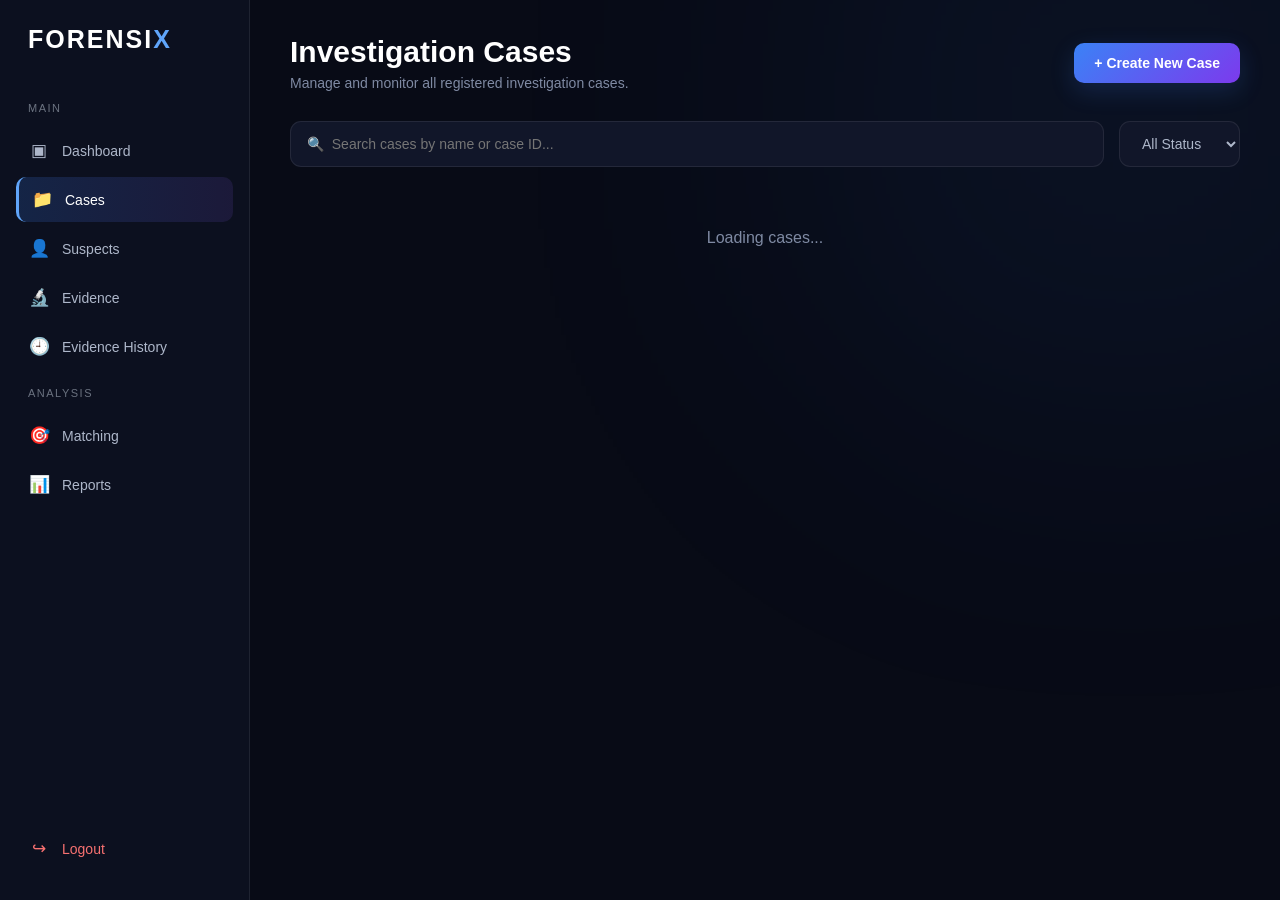
<file: cases.html>
<!DOCTYPE html>
<html lang="en">
<head>
<meta charset="UTF-8">
<meta name="viewport" content="width=device-width, initial-scale=1.0">
<title>ForensiX | Cases</title>
<link rel="stylesheet" href="assets/style.css">
<script src="assets/app.js"></script>

<style>
*{
    margin:0;
    padding:0;
    box-sizing:border-box;
    font-family:"Segoe UI",sans-serif;
}

body{
    background:#080b16;
    color:white;
    min-height:100vh;
}

body::before{
    content:"";
    position:fixed;
    width:500px;
    height:500px;
    background:#3b82f6;
    filter:blur(180px);
    opacity:.10;
    top:-150px;
    right:-100px;
    z-index:-1;
}

.layout{
    display:flex;
    min-height:100vh;
}

/* SIDEBAR */

.sidebar{
    width:250px;
    background:rgba(13,17,32,.95);
    border-right:1px solid rgba(255,255,255,.08);
    padding:25px 16px;
    position:fixed;
    height:100vh;
    left:0;
    top:0;
}

.logo{
    font-size:25px;
    font-weight:800;
    letter-spacing:2px;
    padding:0 12px 30px;
}

.logo span{
    color:#60a5fa;
}

.menu-title{
    color:#6b7280;
    font-size:11px;
    text-transform:uppercase;
    letter-spacing:1.5px;
    padding:10px 12px;
    margin-top:8px;
}

.menu a{
    display:flex;
    align-items:center;
    gap:12px;
    text-decoration:none;
    color:#aeb7ca;
    padding:12px;
    border-radius:10px;
    margin:4px 0;
    transition:.25s;
    font-size:14px;
}

.menu a:hover,
.menu a.active{
    background:linear-gradient(
        90deg,
        rgba(59,130,246,.18),
        rgba(139,92,246,.12)
    );
    color:white;
}

.menu a.active{
    border-left:3px solid #60a5fa;
}

.icon{
    width:22px;
    text-align:center;
    font-size:17px;
}

.logout{
    position:absolute;
    bottom:25px;
    left:16px;
    right:16px;
}

.logout a{
    color:#f87171 !important;
}

/* MAIN */

.main{
    margin-left:250px;
    width:calc(100% - 250px);
    padding:35px 40px;
}

.header{
    display:flex;
    justify-content:space-between;
    align-items:center;
    margin-bottom:30px;
}

.header h1{
    font-size:30px;
}

.header p{
    color:#7f8aa3;
    font-size:14px;
    margin-top:6px;
}

.add-btn{
    background:linear-gradient(135deg,#3b82f6,#7c3aed);
    color:white;
    text-decoration:none;
    padding:12px 20px;
    border-radius:10px;
    font-size:14px;
    font-weight:600;
    box-shadow:0 8px 25px rgba(59,130,246,.18);
}

.add-btn:hover{
    opacity:.9;
}

/* SEARCH */

.tools{
    display:flex;
    gap:15px;
    margin-bottom:22px;
}

.search{
    flex:1;
    background:#111629;
    border:1px solid rgba(255,255,255,.08);
    border-radius:11px;
    padding:13px 16px;
    color:white;
    outline:none;
    font-size:14px;
}

.search:focus{
    border-color:#3b82f6;
}

.filter{
    background:#111629;
    border:1px solid rgba(255,255,255,.08);
    border-radius:11px;
    padding:13px 18px;
    color:#aeb7ca;
    outline:none;
    font-size:14px;
    cursor:pointer;
}

/* CASE CARDS */

.case-grid{
    display:grid;
    grid-template-columns:repeat(3,1fr);
    gap:18px;
}

.case-card{
    background:rgba(17,22,41,.78);
    border:1px solid rgba(255,255,255,.08);
    border-radius:16px;
    padding:22px;
    transition:.3s;
}

.case-card:hover{
    transform:translateY(-4px);
    border-color:rgba(96,165,250,.4);
}

.case-top{
    display:flex;
    justify-content:space-between;
    align-items:center;
    margin-bottom:18px;
}

.case-id{
    color:#60a5fa;
    font-size:12px;
    font-weight:600;
}

.status{
    padding:5px 10px;
    border-radius:20px;
    font-size:10px;
}

.active{
    background:rgba(74,222,128,.1);
    color:#4ade80;
}

.examined{
    background:rgba(251,191,36,.1);
    color:#fbbf24;
}

.case-card h2{
    font-size:17px;
    margin-bottom:10px;
}

.case-info{
    color:#7f8aa3;
    font-size:12px;
    line-height:1.8;
}

.case-info span{
    color:#c4cada;
}

.divider{
    height:1px;
    background:rgba(255,255,255,.06);
    margin:17px 0;
}

.case-bottom{
    display:flex;
    justify-content:space-between;
    align-items:center;
}

.evidence-count{
    color:#8d98ae;
    font-size:11px;
}

.view-btn{
    color:#60a5fa;
    text-decoration:none;
    font-size:12px;
}

.view-btn:hover{
    text-decoration:underline;
}

/* RESPONSIVE */

@media(max-width:1000px){
    .case-grid{
        grid-template-columns:repeat(2,1fr);
    }
}

@media(max-width:700px){
    .sidebar{
        width:70px;
        padding:20px 8px;
    }

    .logo{
        font-size:14px;
        padding:10px 5px 25px;
    }

    .menu-title,
    .menu a span:not(.icon){
        display:none;
    }

    .menu a{
        justify-content:center;
    }

    .main{
        margin-left:70px;
        width:calc(100% - 70px);
        padding:20px;
    }

    .header{
        align-items:flex-start;
        gap:15px;
        flex-direction:column;
    }

    .tools{
        flex-direction:column;
    }

    .case-grid{
        grid-template-columns:1fr;
    }
}

/* ── DOSSIER MODAL ── */
.dossier-overlay {
    display: none;
    position: fixed;
    inset: 0;
    background: rgba(0,0,0,.7);
    z-index: 9000;
    justify-content: center;
    align-items: flex-start;
    padding: 30px 16px;
    overflow-y: auto;
}
.dossier-overlay.open { display: flex; }
.dossier-box {
    background: #0e1220;
    border: 1px solid rgba(255,255,255,.12);
    border-radius: 18px;
    width: 100%;
    max-width: 900px;
    padding: 0;
    position: relative;
    box-shadow: 0 30px 80px rgba(0,0,0,.6);
    margin: auto;
}
.dossier-header {
    background: linear-gradient(135deg, rgba(59,130,246,.2), rgba(124,58,237,.15));
    border-bottom: 1px solid rgba(255,255,255,.08);
    padding: 28px 36px 22px;
    border-radius: 18px 18px 0 0;
    position: relative;
}
.dossier-header h2 { font-size: 22px; margin-bottom: 4px; }
.dossier-header .d-case-num { color: #60a5fa; font-size: 13px; font-weight: 600; }
.dossier-close {
    position: absolute;
    top: 18px; right: 22px;
    background: none; border: none;
    color: #7f8aa3; font-size: 22px;
    cursor: pointer; line-height: 1;
    padding: 4px 8px; border-radius: 6px;
    transition: .2s;
}
.dossier-close:hover { background: rgba(255,255,255,.08); color: white; }
.dossier-body { padding: 28px 36px; }
.d-section {
    margin-bottom: 32px;
}
.d-section-title {
    font-size: 11px;
    font-weight: 700;
    text-transform: uppercase;
    letter-spacing: 1.5px;
    color: #60a5fa;
    margin-bottom: 14px;
    padding-bottom: 8px;
    border-bottom: 1px solid rgba(96,165,250,.2);
}
.d-grid {
    display: grid;
    grid-template-columns: 1fr 1fr;
    gap: 10px 24px;
}
.d-field label { font-size: 11px; color: #7f8aa3; display: block; margin-bottom: 2px; }
.d-field span  { font-size: 13px; color: #e2e8f0; }
.d-field.full  { grid-column: 1/-1; }
.d-card {
    background: rgba(255,255,255,.04);
    border: 1px solid rgba(255,255,255,.08);
    border-radius: 10px;
    padding: 14px 18px;
    margin-bottom: 10px;
    font-size: 13px;
}
.d-card-row { display: flex; gap: 20px; flex-wrap: wrap; }
.d-card-field label { font-size: 10px; color: #7f8aa3; display: block; }
.d-card-field span  { color: #e2e8f0; }
.d-empty { color: #7f8aa3; font-size: 13px; font-style: italic; padding: 10px 0; }
.d-loading { color: #7f8aa3; font-size: 13px; padding: 10px 0; }
.d-error   { color: #f87171; font-size: 13px; padding: 10px 0; }
.d-status-badge {
    display: inline-block;
    padding: 3px 9px; border-radius: 12px;
    font-size: 11px; font-weight: 600;
}
.d-status-active   { background: rgba(74,222,128,.12); color: #4ade80; }
.d-status-examined { background: rgba(251,191,36,.12);  color: #fbbf24; }
.d-status-other    { background: rgba(148,163,184,.12); color: #94a3b8; }
.d-attach-card {
    background: rgba(255,255,255,.04);
    border: 1px solid rgba(255,255,255,.08);
    border-radius: 8px;
    padding: 10px 14px;
    margin-bottom: 8px;
}
.d-conclusion-area {
    width: 100%; background: #111629;
    border: 1px solid rgba(255,255,255,.1);
    border-radius: 10px; padding: 12px 16px;
    color: white; font-size: 13px;
    font-family: "Segoe UI", sans-serif;
    resize: vertical; min-height: 100px;
    outline: none; box-sizing: border-box;
}
.d-conclusion-area:focus { border-color: #3b82f6; }
.d-save-btn {
    margin-top: 10px;
    background: linear-gradient(135deg,#3b82f6,#7c3aed);
    color: white; border: none;
    padding: 10px 22px; border-radius: 8px;
    font-size: 13px; font-weight: 600;
    cursor: pointer; transition: .2s;
}
.d-save-btn:hover { opacity: .9; }
.d-save-feedback { font-size: 12px; margin-left: 12px; }
</style>
</head>

<body>

<div class="layout">

<!-- SIDEBAR -->

<aside class="sidebar">

    <div class="logo">
        FORENSI<span>X</span>
    </div>

    <div class="menu-title">Main</div>

    <nav class="menu">

        <a href="dashboard.html">
            <span class="icon">▣</span>
            <span>Dashboard</span>
        </a>

        <a href="cases.html" class="active">
            <span class="icon">📁</span>
            <span>Cases</span>
        </a>

        <a href="suspects.html">
            <span class="icon">👤</span>
            <span>Suspects</span>
        </a>

        <a href="evidence.html">
            <span class="icon">🔬</span>
            <span>Evidence</span>
        </a>

        <a href="history.html">
            <span class="icon">🕘</span>
            <span>Evidence History</span>
        </a>

        <div class="menu-title">Analysis</div>

        <a href="matching.html">
            <span class="icon">🎯</span>
            <span>Matching</span>
        </a>

        <a href="reports.html">
            <span class="icon">📊</span>
            <span>Reports</span>
        </a>

    </nav>

    <div class="logout">
        <nav class="menu">
            <a href="index.html">
                <span class="icon">↪</span>
                <span>Logout</span>
            </a>
        </nav>
    </div>

</aside>


<!-- MAIN -->

<main class="main">

    <div class="header">

        <div>
            <h1>Investigation Cases</h1>
            <p>Manage and monitor all registered investigation cases.</p>
        </div>

        <a href="add-case.html" class="add-btn">
            + Create New Case
        </a>

    </div>


    <!-- SEARCH AND FILTER -->

    <div class="tools">

        <input
            type="text"
            class="search"
            id="searchBox"
            placeholder="🔍  Search cases by name or case ID..."
        >

        <select class="filter" id="statusFilter">
            <option value="all">All Status</option>
            <option value="active">Active</option>
            <option value="examined">Examined</option>
        </select>

    </div>


    <!-- CASES -->

    <div class="case-grid" id="caseGrid">
        <div style="grid-column: 1/-1; padding: 40px; text-align: center; color: #7f8aa3;">Loading cases...</div>
    </div>

</main>

</div>

<!-- DOSSIER MODAL -->
<div class="dossier-overlay" id="dossierOverlay">
  <div class="dossier-box">
    <div class="dossier-header">
      <button class="dossier-close" id="dossierClose">×</button>
      <div class="d-case-num" id="dCaseNum"></div>
      <h2 id="dCaseTitle"></h2>
    </div>
    <div class="dossier-body" id="dossierBody">
      <div class="d-loading">Loading case...</div>
    </div>
  </div>
</div>

<!-- EDIT CASE MODAL -->
<div class="dossier-overlay" id="editCaseOverlay">
  <div class="dossier-box" style="max-width: 600px;">
    <div class="dossier-header">
      <button class="dossier-close" onclick="document.getElementById('editCaseOverlay').classList.remove('open')">×</button>
      <h2>Edit Case</h2>
    </div>
    <div class="dossier-body">
      <form id="editCaseForm">
        <input type="hidden" id="editCaseId">
        <input type="hidden" id="editCaseNumber">
        <div class="d-grid" style="grid-template-columns: 1fr 1fr; gap: 15px;">
          <div class="d-field"><label>Case Number</label><div style="padding:8px; background:rgba(255,255,255,0.04); border:1px solid #202b40; border-radius:5px; color:#7f8aa3; font-size:13px;" id="editCaseNumberDisplay"></div></div>
          <div class="d-field"><label>Status</label>
            <select id="editCaseStatus" style="width:100%; padding:8px; background:#0d1322; color:#edf1f8; border:1px solid #202b40; border-radius:5px;">
              <option value="Open">Open</option>
              <option value="In Progress">In Progress</option>
              <option value="Closed">Closed</option>
              <option value="Cold Case">Cold Case</option>
              <option value="Archived">Archived</option>
            </select>
          </div>
          <div class="d-field full" style="grid-column: 1/-1;"><label>Case Title *</label><input type="text" id="editCaseTitle" required style="width:100%; padding:8px; background:#0d1322; color:#edf1f8; border:1px solid #202b40; border-radius:5px;"></div>
          <div class="d-field"><label>Location</label><input type="text" id="editCaseLocation" style="width:100%; padding:8px; background:#0d1322; color:#edf1f8; border:1px solid #202b40; border-radius:5px;"></div>
          <div class="d-field"><label>Incident Date</label><input type="date" id="editCaseDate" style="width:100%; padding:8px; background:#0d1322; color:#edf1f8; border:1px solid #202b40; border-radius:5px;"></div>
          <div class="d-field"><label>Investigator</label><input type="text" id="editCaseInvestigator" style="width:100%; padding:8px; background:#0d1322; color:#edf1f8; border:1px solid #202b40; border-radius:5px;"></div>
          <div class="d-field full" style="grid-column: 1/-1;"><label>Description</label><textarea id="editCaseDescription" style="width:100%; padding:8px; background:#0d1322; color:#edf1f8; border:1px solid #202b40; border-radius:5px; resize:vertical; min-height:80px;"></textarea></div>
        </div>
        <div style="display:flex; justify-content:flex-end; gap:10px; margin-top:20px;">
          <button type="button" class="d-save-btn" style="background:transparent; border:1px solid #283147; color:#9aa6bf;" onclick="document.getElementById('editCaseOverlay').classList.remove('open')">Cancel</button>
          <button type="submit" class="d-save-btn" id="editCaseSaveBtn">Save Changes</button>
        </div>
      </form>
    </div>
  </div>
</div>

<script>

const API = 'https://marble-egg-tickets-brand.trycloudflare.com';
const searchBox = document.getElementById("searchBox");
const statusFilter = document.getElementById("statusFilter");
const caseGrid = document.getElementById("caseGrid");
let allCases = [];

async function loadCases(retries = 2) {
    try {
        const response = await fetch(`${API}/api/cases`);
        
        // Check if Cloudflare intercepted with an HTML splash screen/challenge
        const contentType = response.headers.get("content-type");
        if (response.ok && contentType && contentType.includes("application/json")) {
            allCases = await response.json();
            renderCases();
        } else {
            // Either not OK, or not JSON (e.g., Cloudflare HTML challenge)
            if (retries > 0) {
                console.warn(`Transient fetch issue (Status: ${response.status}, Type: ${contentType}). Retrying...`);
                setTimeout(() => loadCases(retries - 1), 1000);
                return;
            }
            caseGrid.innerHTML = `<div style="grid-column: 1/-1; padding: 40px; text-align: center; color: #f87171;">Unable to load cases. Please check the backend connection (HTTP ${response.status}).</div>`;
            console.error("Failed to fetch cases. Response was not OK or not JSON.");
        }
    } catch (error) {
        if (retries > 0) {
            console.warn(`Network error fetching cases. Retrying...`, error);
            setTimeout(() => loadCases(retries - 1), 1000);
            return;
        }
        caseGrid.innerHTML = `<div style="grid-column: 1/-1; padding: 40px; text-align: center; color: #f87171;">Unable to load cases. Please check the backend connection.</div>`;
        console.error("Error loading cases:", error);
    }
}

async function deleteCase(id) {
    if(await appConfirm("Are you sure you want to delete this case?", "Delete Case", true)) {
        try {
            const response = await fetch(`${API}/api/cases/${id}`, {
                method: "DELETE"
            });
            if (response.ok) {
                await appAlert("Case deleted successfully.", "Success");
                loadCases();
            } else {
                await appAlert("Failed to delete case.", "Error");
            }
        } catch (error) {
            console.error("Error deleting case:", error);
        }
    }
}

/* ── helpers ── */
function esc(s){return String(s??'').replace(/[&<>"']/g,c=>({'&':'&amp;','<':'&lt;','>':'&gt;','"':'&quot;',"'":'&#39;'}[c]));}
function fmtDate(v){if(!v)return'—';const d=new Date(v+'T00:00:00');return isNaN(d)?v:d.toLocaleDateString('en-GB',{day:'2-digit',month:'short',year:'numeric'});}
function fmtDT(v){if(!v)return'—';const d=new Date(v);return isNaN(d)?v:d.toLocaleString();}
function statusBadge(s){
    const sl=(s||'').toLowerCase();
    const cls=sl==='active'?'d-status-active':sl==='examined'?'d-status-examined':'d-status-other';
    return `<span class="d-status-badge ${cls}">${esc(s||'—')}</span>`;
}

/* ── dossier open/close ── */
const dossierOverlay = document.getElementById('dossierOverlay');
const dossierBody    = document.getElementById('dossierBody');
document.getElementById('dossierClose').addEventListener('click', () => dossierOverlay.classList.remove('open'));
dossierOverlay.addEventListener('click', e => { if(e.target===dossierOverlay) dossierOverlay.classList.remove('open'); });

/* ── main viewCase ── */
async function viewCase(caseId) {
    const c = allCases.find(x => x.id === caseId);
    if (!c) return;

    // Show header immediately
    document.getElementById('dCaseNum').textContent   = 'CASE ' + (c.caseNumber||'');
    document.getElementById('dCaseTitle').textContent = c.caseTitle||'';
    dossierBody.innerHTML = '<div class="d-loading">Loading case data...</div>';
    dossierOverlay.classList.add('open');

    // Fetch suspects + evidence in parallel (one request each)
    let allSuspects = [], allEvidence = [];
    try {
        const [sRes, eRes] = await Promise.all([
            fetch(`${API}/api/suspects`),
            fetch(`${API}/api/evidence`)
        ]);
        if (sRes.ok) allSuspects = await sRes.json();
        if (eRes.ok) allEvidence = await eRes.json();
    } catch(err) { console.error('Dossier load error:', err); }

    // Filter to this case (suspects use caseNumber via associatedCase; evidence uses caseId = caseNumber)
    const caseSuspects = allSuspects.filter(s => s.associatedCase === c.caseNumber);
    const caseEvidence = allEvidence.filter(e => e.caseId === c.caseNumber);

    // Build HTML
    let html = '';

    /* 1. Overview */
    html += `<div class="d-section">
      <div class="d-section-title" style="display:flex; justify-content:space-between; align-items:center;">
          <span>Case Overview</span>
          <button class="d-save-btn" onclick="openEditCaseModal(${c.id})" style="padding: 4px 10px; font-size: 11px; height:auto;">Edit Case</button>
      </div>
      <div class="d-grid">
        <div class="d-field"><label>Case Number</label><span>${esc(c.caseNumber)}</span></div>
        <div class="d-field"><label>Status</label><span>${statusBadge(c.status)}</span></div>
        <div class="d-field"><label>Location</label><span>${esc(c.location||'—')}</span></div>
        <div class="d-field"><label>Incident Date</label><span>${esc(fmtDate(c.incidentDate))}</span></div>
        <div class="d-field"><label>Investigator</label><span>${esc(c.investigator||'—')}</span></div>
        <div class="d-field full"><label>Description</label><span>${esc(c.description||'No description provided.')}</span></div>
        <div class="d-field full"><label>Conclusion</label><span id="dConclusionDisplay">${esc(c.conclusion||'No conclusion recorded.')}</span></div>
      </div>
    </div>`;

    /* 2. Suspects */
    html += `<div class="d-section"><div class="d-section-title">Suspects (${caseSuspects.length})</div><div id="dSuspects">`;
    if (caseSuspects.length === 0) {
        html += '<div class="d-empty">No suspects associated with this case.</div>';
    } else {
        caseSuspects.forEach(s => {
            html += `<div class="d-card">
              <div class="d-card-row">
                <div class="d-card-field"><label>Suspect ID</label><span>${esc(s.suspectId)}</span></div>
                <div class="d-card-field"><label>Full Name</label><span>${esc(s.fullName)}</span></div>
                <div class="d-card-field"><label>Status</label><span>${esc(s.status||'—')}</span></div>
                <div class="d-card-field"><label>Location</label><span>${esc(s.location||'—')}</span></div>
              </div>
              ${s.notes?`<div style="margin-top:8px; font-size:12px; color:#94a3b8;"><label style="font-size:10px; color:#7f8aa3;">Notes</label><br>${esc(s.notes)}</div>`:''}
            </div>`;
        });
    }
    html += '</div></div>';

    /* 3. Evidence */
    html += `<div class="d-section"><div class="d-section-title">Evidence (${caseEvidence.length})</div><div id="dEvidence">`;
    if (caseEvidence.length === 0) {
        html += '<div class="d-empty">No evidence associated with this case.</div>';
    } else {
        caseEvidence.forEach(e => {
            html += `<div class="d-card">
              <div class="d-card-row">
                <div class="d-card-field"><label>Evidence ID</label><span>${esc(e.evidenceId)}</span></div>
                <div class="d-card-field"><label>Type</label><span>${esc(e.type||'—')}</span></div>
                <div class="d-card-field"><label>Collected</label><span>${esc(fmtDate(e.collectionDate))}</span></div>
                <div class="d-card-field"><label>Handler</label><span>${esc(e.handler||'—')}</span></div>
                <div class="d-card-field"><label>Status</label><span>${esc(e.status||'—')}</span></div>
              </div>
              ${e.description?`<div style="margin-top:8px; font-size:12px; color:#94a3b8;">${esc(e.description)}</div>`:''}
            </div>`;
        });
    }
    html += '</div></div>';

    /* 4. Attachments placeholder */
    html += `<div class="d-section"><div class="d-section-title">Attachments</div><div id="dAttachments"><div class="d-loading">Loading attachments...</div></div></div>`;

    /* 5. Chain of Custody placeholder */
    html += `<div class="d-section"><div class="d-section-title">Chain of Custody / History</div><div id="dHistory"><div class="d-loading">Loading history...</div></div></div>`;

    /* 6. Conclusion editor */
    html += `<div class="d-section">
      <div class="d-section-title">Edit Conclusion</div>
      <textarea class="d-conclusion-area" id="dConclusionInput" maxlength="3000" placeholder="Enter case conclusion...">${esc(c.conclusion||'')}</textarea>
      <div style="display:flex;align-items:center;margin-top:10px;">
        <button class="d-save-btn" id="dSaveConclusion">Save Conclusion</button>
        <span class="d-save-feedback" id="dSaveFeedback"></span>
      </div>
    </div>`;

    dossierBody.innerHTML = html;

    /* Wire up save-conclusion button */
    document.getElementById('dSaveConclusion').addEventListener('click', async () => {
        const conclusionText = document.getElementById('dConclusionInput').value;
        const feedback = document.getElementById('dSaveFeedback');
        feedback.style.color = '#fbbf24';
        feedback.textContent = 'Saving...';
        try {
            const res = await fetch(`${API}/api/cases/${c.id}/conclusion`, {
                method: 'PATCH',
                headers: {'Content-Type':'application/json'},
                body: JSON.stringify({conclusion: conclusionText})
            });
            if (res.ok) {
                const updated = await res.json();
                // Update allCases in memory
                const idx = allCases.findIndex(x => x.id === c.id);
                if (idx !== -1) allCases[idx].conclusion = updated.conclusion;
                c.conclusion = updated.conclusion;
                document.getElementById('dConclusionDisplay').textContent = updated.conclusion || 'No conclusion recorded.';
                feedback.style.color = '#4ade80';
                feedback.textContent = '✓ Saved';
                setTimeout(() => feedback.textContent = '', 3000);
            } else {
                feedback.style.color = '#f87171';
                feedback.textContent = `✗ Failed (HTTP ${res.status})`;
            }
        } catch(err) {
            feedback.style.color = '#f87171';
            feedback.textContent = '✗ Network error';
        }
    });

    /* Load attachments + history asynchronously per evidence item */
    await loadDossierAttachmentsAndHistory(caseEvidence);
}

async function loadDossierAttachmentsAndHistory(caseEvidence) {
    const attContainer  = document.getElementById('dAttachments');
    const histContainer = document.getElementById('dHistory');
    if (!attContainer || !histContainer) return;

    if (caseEvidence.length === 0) {
        attContainer.innerHTML  = '<div class="d-empty">No attachments.</div>';
        histContainer.innerHTML = '<div class="d-empty">No history recorded.</div>';
        return;
    }

    // Fetch attachments + history for each evidence item in parallel
    let allAttachments = [], allHistoryEntries = [];
    await Promise.all(caseEvidence.map(async (ev) => {
        try {
            const [aRes, hRes] = await Promise.all([
                fetch(`${API}/api/evidence/${ev.evidenceId}/attachments`),
                fetch(`${API}/api/history/evidence/${ev.evidenceId}`)
            ]);
            if (aRes.ok) { const a = await aRes.json(); allAttachments = allAttachments.concat(a); }
            if (hRes.ok) { const h = await hRes.json(); allHistoryEntries = allHistoryEntries.concat(h); }
        } catch(err) { console.warn('Failed loading data for evidence', ev.evidenceId, err); }
    }));

    /* Render attachments */
    if (allAttachments.length === 0) {
        attContainer.innerHTML = '<div class="d-empty">No attachments.</div>';
    } else {
        let aHtml = '';
        allAttachments.forEach(a => {
            const attId    = a.id;
            const filename = esc(a.originalFilename || a.original_filename || 'Unknown File');
            const type     = (a.contentType || a.content_type || '').toLowerCase();
            const url      = `${API}/api/evidence/attachments/${attId}/download`;
            const size     = (a.fileSize||0) > 1048576 ? ((a.fileSize||0)/1048576).toFixed(1)+' MB' : ((a.fileSize||0)/1024).toFixed(1)+' KB';
            const date     = a.uploadTimestamp ? fmtDT(a.uploadTimestamp) : 'N/A';
            const evId     = esc(a.evidenceId||'');

            aHtml += `<div class="d-attach-card">`;
            aHtml += `<div style="display:flex;justify-content:space-between;align-items:flex-start;"><div><strong>${filename}</strong> <span style="color:#7f8aa3;font-size:11px;">(${size})</span><br><span style="color:#7f8aa3;font-size:11px;">Evidence: ${evId} &nbsp;|&nbsp; Uploaded: ${date}</span></div>`;
            aHtml += `<a href="${url}" target="_blank" style="color:#60a5fa;font-size:12px;font-weight:600;white-space:nowrap;margin-left:12px;">Open / Download</a></div>`;
            if (type.startsWith('image/')) {
                aHtml += `<img src="${url}" style="max-width:100%;max-height:180px;object-fit:contain;border-radius:6px;display:block;margin-top:8px;">`;
            } else if (type.startsWith('video/')) {
                aHtml += `<video controls style="max-width:100%;max-height:180px;border-radius:6px;display:block;margin-top:8px;"><source src="${url}" type="${type}">Your browser does not support video.</video>`;
            } else if (type === 'application/pdf') {
                aHtml += `<object data="${url}" type="application/pdf" width="100%" height="180px" style="border-radius:6px;margin-top:8px;"><div style="padding:8px;"><a href="${url}" target="_blank" style="color:#60a5fa;">View PDF</a></div></object>`;
            }
            aHtml += `</div>`;
        });
        attContainer.innerHTML = aHtml;
    }

    /* Render history — sort chronologically ascending */
    allHistoryEntries.sort((a,b) => new Date(a.timestamp) - new Date(b.timestamp));
    if (allHistoryEntries.length === 0) {
        histContainer.innerHTML = '<div class="d-empty">No history recorded.</div>';
    } else {
        let hHtml = '';
        allHistoryEntries.forEach(h => {
            hHtml += `<div class="d-card">
              <div class="d-card-row">
                <div class="d-card-field"><label>Action</label><span>${esc(h.action||'—')}</span></div>
                <div class="d-card-field"><label>Evidence ID</label><span>${esc(h.evidenceId||'—')}</span></div>
                <div class="d-card-field"><label>Handler</label><span>${esc(h.handler||'—')}</span></div>
                <div class="d-card-field"><label>Status</label><span>${esc(h.status||'—')}</span></div>
                <div class="d-card-field"><label>Timestamp</label><span>${fmtDT(h.timestamp)}</span></div>
              </div>
            </div>`;
        });
        histContainer.innerHTML = hHtml;
    }
}

function renderCases() {
    const search = searchBox.value.toLowerCase();
    const status = statusFilter.value.toLowerCase();

    caseGrid.innerHTML = ""; // Clear existing

    const filteredCases = allCases.filter(c => {
        const text = (c.caseTitle + " " + c.caseNumber + " " + c.location).toLowerCase();
        const matchesSearch = text.includes(search);
        const matchesStatus = status === "all" || (c.status && c.status.toLowerCase() === status);
        return matchesSearch && matchesStatus;
    });

    if (filteredCases.length === 0) {
        caseGrid.innerHTML = `<div style="grid-column: 1/-1; padding: 40px; text-align: center; color: #7f8aa3;">No cases recorded.</div>`;
        return;
    }

    filteredCases.forEach(c => {
        const cardStatus = c.status ? c.status.toLowerCase() : "active";
        const statusClass = cardStatus === "active" ? "active" : "examined";
        
        const card = document.createElement("div");
        card.className = "case-card";
        card.dataset.status = cardStatus;
        card.innerHTML = `
            <div class="case-top">
                <span class="case-id">CASE ${c.caseNumber}</span>
                <span class="status ${statusClass}">${c.status}</span>
            </div>

            <h2>${c.caseTitle}</h2>

            <div class="case-info">
                Location: <span>${c.location}</span><br>
                Date: <span>${c.incidentDate}</span><br>
                Investigator: <span>${c.investigator || "N/A"}</span>
            </div>

            <div class="divider"></div>

            <div class="case-bottom">
                <a href="#" onclick="deleteCase(${c.id}); return false;" style="color:#f87171; text-decoration:none; font-size:12px;">Delete</a>
                <a href="#" onclick="viewCase(${c.id}); return false;" class="view-btn">View Case →</a>
            </div>
        `;
        caseGrid.appendChild(card);
    });
}

searchBox.addEventListener("input", renderCases);
statusFilter.addEventListener("change", renderCases);

function openEditCaseModal(id) {
    const c = allCases.find(x => x.id === id);
    if(!c) return;
    document.getElementById('editCaseId').value = c.id;
    document.getElementById('editCaseNumber').value = c.caseNumber || '';
    document.getElementById('editCaseNumberDisplay').textContent = c.caseNumber || '—';
    document.getElementById('editCaseTitle').value = c.caseTitle || '';
    document.getElementById('editCaseStatus').value = c.status || 'Open';
    document.getElementById('editCaseLocation').value = c.location || '';
    document.getElementById('editCaseDate').value = c.incidentDate || '';
    document.getElementById('editCaseInvestigator').value = c.investigator || '';
    document.getElementById('editCaseDescription').value = c.description || '';
    document.getElementById('editCaseOverlay').classList.add('open');
}

document.getElementById('editCaseForm').addEventListener('submit', async (e) => {
    e.preventDefault();
    const id = document.getElementById('editCaseId').value;
    const btn = document.getElementById('editCaseSaveBtn');
    
    const updatedCase = {
        caseNumber: document.getElementById('editCaseNumber').value,
        caseTitle: document.getElementById('editCaseTitle').value,
        status: document.getElementById('editCaseStatus').value,
        location: document.getElementById('editCaseLocation').value,
        incidentDate: document.getElementById('editCaseDate').value,
        investigator: document.getElementById('editCaseInvestigator').value,
        description: document.getElementById('editCaseDescription').value
    };

    btn.textContent = 'Saving...';
    try {
        const res = await fetch(`${API}/api/cases/${id}`, {
            method: 'PUT',
            headers: { 'Content-Type': 'application/json' },
            body: JSON.stringify(updatedCase)
        });
        if(res.ok) {
            const saved = await res.json();
            const idx = allCases.findIndex(x => x.id == id);
            if(idx !== -1) {
                allCases[idx] = saved;
            }
            document.getElementById('editCaseOverlay').classList.remove('open');
            renderCases();
            // Wait a tick then reopen dossier with fresh data
            setTimeout(() => viewCase(saved.id), 100);
        } else {
            const errStr = await res.text();
            await appAlert(`Failed to update case. (HTTP ${res.status})`, 'Error');
        }
    } catch(err) {
        console.error("Error updating case:", err);
        await appAlert('Network error occurred while updating case.', 'Error');
    } finally {
        btn.textContent = 'Save Changes';
    }
});

// Load cases on startup
loadCases();

</script>

</body>
</html>
</file>
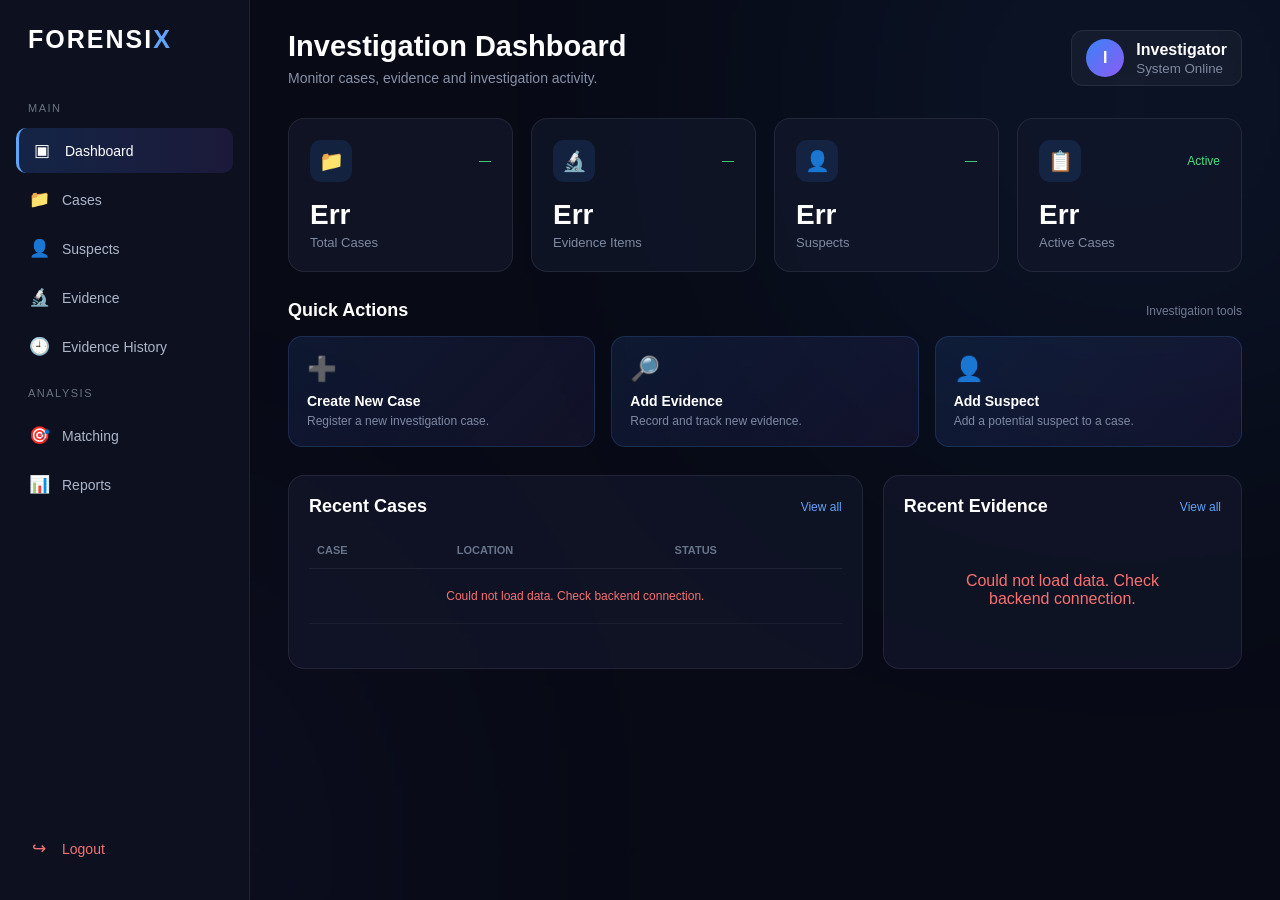
<file: dashboard.html>
<!DOCTYPE html>
<html lang="en">
<head>
    <meta charset="UTF-8">
    <meta name="viewport" content="width=device-width, initial-scale=1.0">
    <title>ForensiX | Dashboard</title>
<link rel="stylesheet" href="assets/style.css">
<script src="assets/app.js"></script>

    <style>
        * {
            margin: 0;
            padding: 0;
            box-sizing: border-box;
            font-family: "Segoe UI", sans-serif;
        }

        body {
            background: #080b16;
            color: #ffffff;
            min-height: 100vh;
            overflow-x: hidden;
        }

        body::before {
            content: "";
            position: fixed;
            width: 500px;
            height: 500px;
            background: #3b82f6;
            filter: blur(180px);
            opacity: 0.12;
            top: -150px;
            right: -100px;
            z-index: -1;
        }

        body::after {
            content: "";
            position: fixed;
            width: 400px;
            height: 400px;
            background: #8b5cf6;
            filter: blur(180px);
            opacity: 0.10;
            bottom: -150px;
            left: -100px;
            z-index: -1;
        }

        .layout {
            display: flex;
            min-height: 100vh;
        }

        /* SIDEBAR */

        .sidebar {
            width: 250px;
            background: rgba(13, 17, 32, 0.94);
            border-right: 1px solid rgba(255,255,255,0.08);
            padding: 25px 16px;
            position: fixed;
            height: 100vh;
            left: 0;
            top: 0;
        }

        .logo {
            font-size: 25px;
            font-weight: 800;
            letter-spacing: 2px;
            padding: 0 12px 30px;
        }

        .logo span {
            color: #60a5fa;
        }

        .menu-title {
            color: #6b7280;
            font-size: 11px;
            text-transform: uppercase;
            letter-spacing: 1.5px;
            padding: 10px 12px;
            margin-top: 8px;
        }

        .menu a {
            display: flex;
            align-items: center;
            gap: 12px;
            text-decoration: none;
            color: #aeb7ca;
            padding: 12px;
            border-radius: 10px;
            margin: 4px 0;
            transition: 0.25s;
            font-size: 14px;
        }

        .menu a:hover,
        .menu a.active {
            background: linear-gradient(
                90deg,
                rgba(59,130,246,0.18),
                rgba(139,92,246,0.12)
            );
            color: white;
        }

        .menu a.active {
            border-left: 3px solid #60a5fa;
        }

        .icon {
            width: 22px;
            text-align: center;
            font-size: 17px;
        }

        .logout {
            position: absolute;
            bottom: 25px;
            left: 16px;
            right: 16px;
        }

        .logout a {
            color: #f87171 !important;
        }

        /* MAIN */

        .main {
            margin-left: 250px;
            width: calc(100% - 250px);
            padding: 30px 38px;
        }

        .topbar {
            display: flex;
            justify-content: space-between;
            align-items: center;
            margin-bottom: 32px;
        }

        .welcome h1 {
            font-size: 29px;
            margin-bottom: 7px;
        }

        .welcome p {
            color: #8791a8;
            font-size: 14px;
        }

        .profile {
            display: flex;
            align-items: center;
            gap: 12px;
            background: rgba(255,255,255,0.04);
            border: 1px solid rgba(255,255,255,0.08);
            padding: 8px 14px;
            border-radius: 12px;
        }

        .avatar {
            width: 38px;
            height: 38px;
            border-radius: 50%;
            background: linear-gradient(135deg,#3b82f6,#8b5cf6);
            display: flex;
            align-items: center;
            justify-content: center;
            font-weight: bold;
        }

        .profile small {
            color: #7f8aa3;
            display: block;
            margin-top: 2px;
        }

        /* STAT CARDS */

        .stats {
            display: grid;
            grid-template-columns: repeat(4, 1fr);
            gap: 18px;
            margin-bottom: 28px;
        }

        .stat-card {
            background: rgba(18,23,42,0.75);
            border: 1px solid rgba(255,255,255,0.08);
            border-radius: 16px;
            padding: 21px;
            transition: 0.3s;
        }

        .stat-card:hover {
            transform: translateY(-4px);
            border-color: rgba(96,165,250,0.4);
        }

        .stat-top {
            display: flex;
            justify-content: space-between;
            align-items: center;
        }

        .stat-icon {
            width: 42px;
            height: 42px;
            border-radius: 11px;
            background: rgba(59,130,246,0.13);
            display: flex;
            align-items: center;
            justify-content: center;
            font-size: 20px;
        }

        .stat-card h2 {
            font-size: 28px;
            margin-top: 17px;
        }

        .stat-card p {
            color: #7f8aa3;
            font-size: 13px;
            margin-top: 4px;
        }

        .trend {
            color: #4ade80;
            font-size: 12px;
        }

        /* QUICK ACTIONS */

        .section-title {
            display: flex;
            justify-content: space-between;
            align-items: center;
            margin-bottom: 15px;
        }

        .section-title h2 {
            font-size: 18px;
        }

        .section-title span {
            color: #6f7b92;
            font-size: 12px;
        }

        .actions {
            display: grid;
            grid-template-columns: repeat(3, 1fr);
            gap: 16px;
            margin-bottom: 28px;
        }

        .action {
            background: linear-gradient(
                135deg,
                rgba(59,130,246,0.12),
                rgba(139,92,246,0.08)
            );
            border: 1px solid rgba(96,165,250,0.16);
            border-radius: 14px;
            padding: 18px;
            text-decoration: none;
            color: white;
            transition: 0.3s;
        }

        .action:hover {
            transform: translateY(-3px);
            border-color: rgba(96,165,250,0.5);
        }

        .action-icon {
            font-size: 24px;
            margin-bottom: 10px;
        }

        .action h3 {
            font-size: 14px;
            margin-bottom: 5px;
        }

        .action p {
            font-size: 12px;
            color: #7f8aa3;
        }

        /* LOWER SECTION */

        .lower {
            display: grid;
            grid-template-columns: 1.6fr 1fr;
            gap: 20px;
        }

        .panel {
            background: rgba(18,23,42,0.72);
            border: 1px solid rgba(255,255,255,0.08);
            border-radius: 16px;
            padding: 20px;
        }

        table {
            width: 100%;
            border-collapse: collapse;
            margin-top: 12px;
        }

        th {
            color: #68748b;
            font-size: 11px;
            text-align: left;
            padding: 12px 8px;
            border-bottom: 1px solid rgba(255,255,255,0.07);
        }

        td {
            padding: 14px 8px;
            font-size: 12px;
            color: #c5ccda;
            border-bottom: 1px solid rgba(255,255,255,0.05);
        }

        .status {
            padding: 5px 9px;
            border-radius: 20px;
            font-size: 10px;
            background: rgba(74,222,128,0.1);
            color: #4ade80;
        }

        .activity {
            display: flex;
            gap: 13px;
            padding: 14px 0;
            border-bottom: 1px solid rgba(255,255,255,0.05);
        }

        .activity-icon {
            width: 34px;
            height: 34px;
            border-radius: 9px;
            background: rgba(59,130,246,0.12);
            display: flex;
            align-items: center;
            justify-content: center;
        }

        .activity p {
            font-size: 12px;
            color: #b8c0d0;
        }

        .activity small {
            display: block;
            color: #667187;
            margin-top: 4px;
            font-size: 10px;
        }

        /* RESPONSIVE */

        @media(max-width: 1000px) {
            .stats {
                grid-template-columns: repeat(2,1fr);
            }

            .lower {
                grid-template-columns: 1fr;
            }
        }

        @media(max-width: 700px) {
            .sidebar {
                width: 70px;
                padding: 20px 8px;
            }

            .logo {
                font-size: 14px;
                padding: 10px 5px 25px;
            }

            .menu-title,
            .menu a span:not(.icon) {
                display: none;
            }

            .menu a {
                justify-content: center;
            }

            .main {
                margin-left: 70px;
                width: calc(100% - 70px);
                padding: 20px;
            }

            .stats,
            .actions {
                grid-template-columns: 1fr;
            }

            .profile {
                display: none;
            }
        }
    </style>
</head>

<body>

<div class="layout">

    <!-- SIDEBAR -->

    <aside class="sidebar">

        <div class="logo">
            FORENSI<span>X</span>
        </div>

        <div class="menu-title">Main</div>

        <nav class="menu">

            <a href="dashboard.html" class="active">
                <span class="icon">▣</span>
                <span>Dashboard</span>
            </a>

            <a href="cases.html">
                <span class="icon">📁</span>
                <span>Cases</span>
            </a>

            <a href="suspects.html">
                <span class="icon">👤</span>
                <span>Suspects</span>
            </a>

            <a href="evidence.html">
                <span class="icon">🔬</span>
                <span>Evidence</span>
            </a>

            <a href="history.html">
                <span class="icon">🕘</span>
                <span>Evidence History</span>
            </a>

            <div class="menu-title">Analysis</div>

            <a href="matching.html">
                <span class="icon">🎯</span>
                <span>Matching</span>
            </a>

            <a href="reports.html">
                <span class="icon">📊</span>
                <span>Reports</span>
            </a>

        </nav>

        <div class="logout">
            <nav class="menu">
                <a href="index.html">
                    <span class="icon">↪</span>
                    <span>Logout</span>
                </a>
            </nav>
        </div>

    </aside>


    <!-- MAIN CONTENT -->

    <main class="main">

        <div class="topbar">

            <div class="welcome">
                <h1>Investigation Dashboard</h1>
                <p>Monitor cases, evidence and investigation activity.</p>
            </div>

            <div class="profile">
                <div class="avatar">I</div>
                <div>
                    <strong>Investigator</strong>
                    <small>System Online</small>
                </div>
            </div>

        </div>


        <!-- STATISTICS -->

        <div class="stats">

            <div class="stat-card">
                <div class="stat-top">
                    <span class="stat-icon">📁</span>
                    <span class="trend" id="statCaseTrend">—</span>
                </div>
                <h2 id="statCases">—</h2>
                <p>Total Cases</p>
            </div>

            <div class="stat-card">
                <div class="stat-top">
                    <span class="stat-icon">🔬</span>
                    <span class="trend" id="statEvidenceTrend">—</span>
                </div>
                <h2 id="statEvidence">—</h2>
                <p>Evidence Items</p>
            </div>

            <div class="stat-card">
                <div class="stat-top">
                    <span class="stat-icon">👤</span>
                    <span class="trend" id="statSuspectTrend">—</span>
                </div>
                <h2 id="statSuspects">—</h2>
                <p>Suspects</p>
            </div>

            <div class="stat-card">
                <div class="stat-top">
                    <span class="stat-icon">📋</span>
                    <span class="trend" id="statActiveTrend">Active</span>
                </div>
                <h2 id="statActive">—</h2>
                <p>Active Cases</p>
            </div>

        </div>


        <!-- QUICK ACTIONS -->

        <div class="section-title">
            <h2>Quick Actions</h2>
            <span>Investigation tools</span>
        </div>

        <div class="actions">

    <a class="action" href="add-case.html">
        <div class="action-icon">➕</div>
        <h3>Create New Case</h3>
        <p>Register a new investigation case.</p>
    </a>

    <a class="action" href="add-evidence.html">
        <div class="action-icon">🔎</div>
        <h3>Add Evidence</h3>
        <p>Record and track new evidence.</p>
    </a>

    <a class="action" href="add-suspect.html">
        <div class="action-icon">👤</div>
        <h3>Add Suspect</h3>
        <p>Add a potential suspect to a case.</p>
    </a>

</div>


        <!-- LOWER CONTENT -->

        <div class="lower">

            <!-- RECENT CASES -->

            <div class="panel">

                <div class="section-title">
                    <h2>Recent Cases</h2>
                    <a href="cases.html" style="color:#60a5fa;font-size:12px;text-decoration:none;">View all</a>
                </div>

                <table>

                    <thead>
                        <tr>
                            <th>CASE</th>
                            <th>LOCATION</th>
                            <th>STATUS</th>
                        </tr>
                    </thead>

                    <tbody id="recentCasesBody">
                        <tr><td colspan="3" style="color:#7f8aa3;padding:20px;text-align:center;">Loading...</td></tr>
                    </tbody>

                </table>

            </div>


            <!-- RECENT EVIDENCE -->

            <div class="panel">

                <div class="section-title">
                    <h2>Recent Evidence</h2>
                    <a href="evidence.html" style="color:#60a5fa;font-size:12px;text-decoration:none;">View all</a>
                </div>

                <div id="recentEvidenceList" style="color:#7f8aa3;padding:20px;text-align:center;">Loading...</div>

            </div>

        </div>

    </main>

</div>

<script>
const API = 'https://marble-egg-tickets-brand.trycloudflare.com';

function esc(s) {
    return String(s ?? '').replace(/[&<>"']/g, c =>
        ({ '&': '&amp;', '<': '&lt;', '>': '&gt;', '"': '&quot;', "'": '&#39;' }[c])
    );
}

async function loadDashboard() {
    try {
        const [casesRes, evidenceRes, suspectsRes] = await Promise.all([
            fetch(`${API}/api/cases`),
            fetch(`${API}/api/evidence`),
            fetch(`${API}/api/suspects`)
        ]);

        const cases     = casesRes.ok     ? await casesRes.json()     : [];
        const evidence  = evidenceRes.ok  ? await evidenceRes.json()  : [];
        const suspects  = suspectsRes.ok  ? await suspectsRes.json()  : [];

        /* ── Stat cards ── */
        const activeCases = cases.filter(c => (c.status || '').toLowerCase() === 'active').length;
        document.getElementById('statCases').textContent    = cases.length;
        document.getElementById('statEvidence').textContent = evidence.length;
        document.getElementById('statSuspects').textContent = suspects.length;
        document.getElementById('statActive').textContent   = activeCases;
        document.getElementById('statCaseTrend').textContent     = cases.length     ? 'Loaded' : 'None';
        document.getElementById('statEvidenceTrend').textContent = evidence.length  ? 'Loaded' : 'None';
        document.getElementById('statSuspectTrend').textContent  = suspects.length  ? 'Loaded' : 'None';
        document.getElementById('statActiveTrend').textContent   = activeCases > 0  ? 'Active'  : 'None';

        /* ── Recent Cases table (up to 5 most recent by id desc) ── */
        const tbody = document.getElementById('recentCasesBody');
        const recent = [...cases].sort((a, b) => b.id - a.id).slice(0, 5);
        if (recent.length === 0) {
            tbody.innerHTML = '<tr><td colspan="3" style="color:#7f8aa3;padding:20px;text-align:center;">No cases found.</td></tr>';
        } else {
            tbody.innerHTML = recent.map(c => `
                <tr>
                    <td>${esc(c.caseNumber)} · ${esc(c.caseTitle || '—')}</td>
                    <td>${esc(c.location || '—')}</td>
                    <td><span class="status">${esc(c.status || '—')}</span></td>
                </tr>
            `).join('');
        }

        /* ── Recent Evidence list (up to 5 most recent by id desc) ── */
        const evList = document.getElementById('recentEvidenceList');
        const recentEv = [...evidence].sort((a, b) => b.id - a.id).slice(0, 5);
        if (recentEv.length === 0) {
            evList.textContent = 'No evidence records found.';
        } else {
            evList.innerHTML = recentEv.map(e => `
                <div class="activity">
                    <div class="activity-icon">🔬</div>
                    <div>
                        <p>${esc(e.evidenceId)} — ${esc(e.type || '—')}</p>
                        <small>Case: ${esc(e.caseId || '—')} · Handler: ${esc(e.handler || '—')}</small>
                    </div>
                </div>
            `).join('');
        }

    } catch (err) {
        console.error('Dashboard load error:', err);
        document.getElementById('statCases').textContent    = 'Err';
        document.getElementById('statEvidence').textContent = 'Err';
        document.getElementById('statSuspects').textContent = 'Err';
        document.getElementById('statActive').textContent   = 'Err';
        document.getElementById('recentCasesBody').innerHTML =
            '<tr><td colspan="3" style="color:#f87171;padding:20px;text-align:center;">Could not load data. Check backend connection.</td></tr>';
        document.getElementById('recentEvidenceList').innerHTML =
            '<div style="color:#f87171;padding:20px;text-align:center;">Could not load data. Check backend connection.</div>';
    }
}

document.addEventListener('DOMContentLoaded', loadDashboard);
</script>

</body>
</html>
</file>
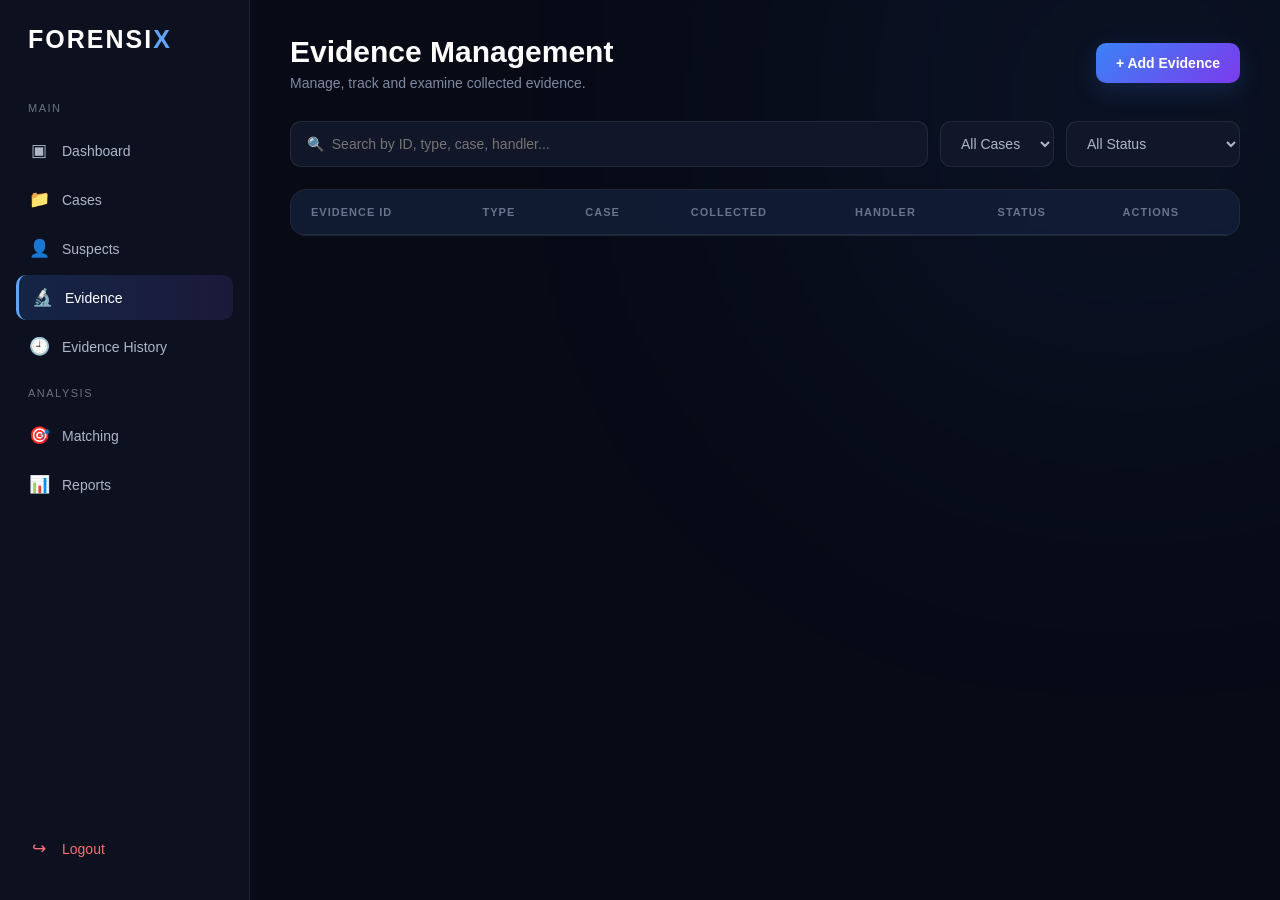
<file: evidence.html>
<!DOCTYPE html>
<html lang="en">
<head>
<meta charset="UTF-8">
<meta name="viewport" content="width=device-width, initial-scale=1.0">
<title>ForensiX | Evidence Management</title>
<link rel="stylesheet" href="assets/style.css">
<script src="assets/app.js"></script>
<style>
*{margin:0;padding:0;box-sizing:border-box;font-family:"Segoe UI",sans-serif;}

body{background:#080b16;color:white;min-height:100vh;}

body::before{content:"";position:fixed;width:500px;height:500px;background:#3b82f6;filter:blur(180px);opacity:.10;top:-150px;right:-100px;z-index:-1;}

.layout{display:flex;min-height:100vh;}

/* SIDEBAR */
.sidebar{width:250px;background:rgba(13,17,32,.95);border-right:1px solid rgba(255,255,255,.08);padding:25px 16px;position:fixed;height:100vh;left:0;top:0;}
.logo{font-size:25px;font-weight:800;letter-spacing:2px;padding:0 12px 30px;}
.logo span{color:#60a5fa;}
.menu-title{color:#6b7280;font-size:11px;text-transform:uppercase;letter-spacing:1.5px;padding:10px 12px;margin-top:8px;}
.menu a{display:flex;align-items:center;gap:12px;text-decoration:none;color:#aeb7ca;padding:12px;border-radius:10px;margin:4px 0;transition:.25s;font-size:14px;}
.menu a:hover,.menu a.active{background:linear-gradient(90deg,rgba(59,130,246,.18),rgba(139,92,246,.12));color:white;}
.menu a.active{border-left:3px solid #60a5fa;}
.icon{width:22px;text-align:center;font-size:17px;}
.logout{position:absolute;bottom:25px;left:16px;right:16px;}
.logout a{color:#f87171 !important;}

/* MAIN */
.main{margin-left:250px;width:calc(100% - 250px);padding:35px 40px;}

/* HEADER */
.header{display:flex;justify-content:space-between;align-items:center;margin-bottom:30px;}
.header h1{font-size:30px;}
.header p{color:#7f8aa3;font-size:14px;margin-top:6px;}
.add-btn{background:linear-gradient(135deg,#3b82f6,#7c3aed);color:white;text-decoration:none;border:none;padding:12px 20px;border-radius:10px;font-size:14px;font-weight:600;box-shadow:0 8px 25px rgba(59,130,246,.18);cursor:pointer;}
.add-btn:hover{opacity:.9;}

/* SEARCH / FILTER CONTROLS */
.tools{display:flex;gap:12px;margin-bottom:22px;flex-wrap:wrap;}
.search{flex:1;min-width:200px;background:#111629;border:1px solid rgba(255,255,255,.08);border-radius:11px;padding:13px 16px;color:white;outline:none;font-size:14px;}
.search:focus{border-color:#3b82f6;}
.filter{background:#111629;border:1px solid rgba(255,255,255,.08);border-radius:11px;padding:13px 16px;color:#aeb7ca;outline:none;font-size:14px;cursor:pointer;}
.filter:focus{border-color:#3b82f6;}

/* TABLE CARD */
.card{background:rgba(17,22,41,.78);border:1px solid rgba(255,255,255,.08);border-radius:16px;overflow:hidden;}
table{width:100%;border-collapse:collapse;}
thead{background:rgba(59,130,246,.06);}
th{text-align:left;padding:16px 20px;font-size:11px;color:#68748b;text-transform:uppercase;letter-spacing:1px;border-bottom:1px solid rgba(255,255,255,.07);}
td{padding:17px 20px;font-size:13px;color:#c5ccda;border-bottom:1px solid rgba(255,255,255,.05);}
tbody tr{transition:.2s;}
tbody tr:hover{background:rgba(59,130,246,.05);}
.evidence-id{color:#60a5fa;font-weight:700;}

/* STATUS BADGES */
.status{display:inline-block;padding:5px 10px;border-radius:20px;font-size:10px;font-weight:600;}
.s-collected{background:rgba(168,85,247,.12);color:#c084fc;}
.s-examination{background:rgba(234,179,8,.10);color:#fbbf24;}
.s-examined{background:rgba(74,222,128,.10);color:#4ade80;}
.s-stored{background:rgba(59,130,246,.10);color:#60a5fa;}
.s-deleted{background:rgba(239,68,68,.10);color:#f87171;}

/* ACTION BUTTONS */
.action-btns{display:flex;gap:7px;flex-wrap:wrap;}
.btn-sm{padding:6px 12px;border-radius:8px;font-size:12px;font-weight:600;border:none;cursor:pointer;transition:.2s;}
.btn-view{background:rgba(96,165,250,.12);color:#60a5fa;border:1px solid rgba(96,165,250,.25);}
.btn-view:hover{background:rgba(96,165,250,.22);}
.btn-edit{background:rgba(251,191,36,.10);color:#fbbf24;border:1px solid rgba(251,191,36,.22);}
.btn-edit:hover{background:rgba(251,191,36,.20);}
.btn-del{background:rgba(239,68,68,.10);color:#f87171;border:1px solid rgba(239,68,68,.22);}
.btn-del:hover{background:rgba(239,68,68,.20);}

/* NO RESULTS */
.no-results{display:none;text-align:center;padding:45px;color:#68748b;}

/* MODAL */
.modal-overlay{display:none;position:fixed;inset:0;background:rgba(0,0,0,.65);z-index:50;align-items:center;justify-content:center;padding:20px;}
.modal-overlay.open{display:flex;}
.modal-box{background:#0d1220;border:1px solid rgba(255,255,255,.10);border-radius:16px;padding:28px;width:100%;max-width:560px;}
.modal-box h2{font-size:20px;margin-bottom:20px;}
.detail-grid{display:grid;grid-template-columns:140px 1fr;gap:10px;font-size:13px;}
.detail-grid b{color:#68748b;}
.modal-close{float:right;background:none;border:none;color:#aeb7ca;font-size:24px;cursor:pointer;line-height:1;}
.modal-close:hover{color:white;}

/* RESPONSIVE */
@media(max-width:1000px){.tools{flex-direction:column;}}
@media(max-width:700px){
  .sidebar{width:70px;padding:20px 8px;}
  .logo{font-size:14px;padding:10px 5px 25px;}
  .menu-title,.menu a span:not(.icon){display:none;}
  .menu a{justify-content:center;}
  .main{margin-left:70px;width:calc(100% - 70px);padding:20px;}
  .header{flex-direction:column;align-items:flex-start;gap:15px;}
  .card{overflow-x:auto;}
  table{min-width:750px;}
}
</style>
</head>
<body>
<div class="layout">

<!-- SIDEBAR -->
<aside class="sidebar">
  <div class="logo">FORENSI<span>X</span></div>
  <div class="menu-title">Main</div>
  <nav class="menu">
    <a href="dashboard.html"><span class="icon">▣</span><span>Dashboard</span></a>
    <a href="cases.html"><span class="icon">📁</span><span>Cases</span></a>
    <a href="suspects.html"><span class="icon">👤</span><span>Suspects</span></a>
    <a href="evidence.html" class="active"><span class="icon">🔬</span><span>Evidence</span></a>
    <a href="history.html"><span class="icon">🕘</span><span>Evidence History</span></a>
    <div class="menu-title">Analysis</div>
    <a href="matching.html"><span class="icon">🎯</span><span>Matching</span></a>
    <a href="reports.html"><span class="icon">📊</span><span>Reports</span></a>
  </nav>
  <div class="logout"><nav class="menu"><a href="index.html"><span class="icon">↪</span><span>Logout</span></a></nav></div>
</aside>

<!-- MAIN -->
<main class="main">

  <div class="header">
    <div>
      <h1>Evidence Management</h1>
      <p>Manage, track and examine collected evidence.</p>
    </div>
    <button class="add-btn" onclick="location.href='add-evidence.html'">+ Add Evidence</button>
  </div>

  <div class="tools">
    <input type="text" class="search" id="searchInput" placeholder="🔍  Search by ID, type, case, handler...">
    <select class="filter" id="caseFilter"><option value="">All Cases</option></select>
    <select class="filter" id="statusFilter">
      <option value="">All Status</option>
      <option value="Collected">Collected</option>
      <option value="Under Examination">Under Examination</option>
      <option value="Examined">Examined</option>
      <option value="Stored">Stored</option>
    </select>
  </div>

  <div class="card">
    <table>
      <thead>
        <tr>
          <th>Evidence ID</th><th>Type</th><th>Case</th><th>Collected</th><th>Handler</th><th>Status</th><th>Actions</th>
        </tr>
      </thead>
      <tbody id="evidenceTable"></tbody>
    </table>
    <div class="no-results" id="noResults">No evidence records found.</div>
  </div>

</main>
</div>

<!-- VIEW MODAL -->
<div class="modal-overlay" id="modal">
  <div class="modal-box">
    <button class="modal-close" onclick="closeModal()">×</button>
    <h2>Evidence Details</h2>
    <div class="detail-grid" id="modalContent"></div>
  </div>
</div>

<!-- EDIT MODAL -->
<div class="modal-overlay" id="editEvidenceOverlay">
  <div class="modal-box">
    <button class="modal-close" onclick="document.getElementById('editEvidenceOverlay').classList.remove('open')">×</button>
    <h2>Edit Evidence</h2>
    <form id="editEvidenceForm">
      <input type="hidden" id="editEvidenceId">
      <input type="hidden" id="editEvidenceEvidenceId">
      <div class="detail-grid" style="grid-template-columns:1fr 1fr; row-gap:15px; margin-top:10px;">
        <div style="grid-column:1/-1;">
          <label style="font-size:12px;color:#68748b;">Evidence ID</label>
          <div id="editEvidenceEvidenceIdDisplay" style="padding:8px; background:rgba(255,255,255,0.04); border:1px solid rgba(255,255,255,0.08); border-radius:6px; margin-top:5px; color:#68748b; font-size:13px;"></div>
        </div>
        <div>
          <label style="font-size:12px;color:#68748b;">Type</label>
          <input type="text" id="editEvidenceType" style="width:100%; padding:8px; background:#111629; color:white; border:1px solid rgba(255,255,255,0.1); border-radius:6px; margin-top:5px;">
        </div>
        <div>
          <label style="font-size:12px;color:#68748b;">Case</label>
          <input type="text" id="editEvidenceCaseId" required style="width:100%; padding:8px; background:#111629; color:white; border:1px solid rgba(255,255,255,0.1); border-radius:6px; margin-top:5px;">
        </div>
        <div>
          <label style="font-size:12px;color:#68748b;">Collected Date</label>
          <input type="date" id="editEvidenceDate" style="width:100%; padding:8px; background:#111629; color:white; border:1px solid rgba(255,255,255,0.1); border-radius:6px; margin-top:5px;">
        </div>
        <div>
          <label style="font-size:12px;color:#68748b;">Handler</label>
          <input type="text" id="editEvidenceHandler" style="width:100%; padding:8px; background:#111629; color:white; border:1px solid rgba(255,255,255,0.1); border-radius:6px; margin-top:5px;">
        </div>
        <div style="grid-column:1/-1;">
          <label style="font-size:12px;color:#68748b;">Status</label>
          <select id="editEvidenceStatus" style="width:100%; padding:8px; background:#111629; color:white; border:1px solid rgba(255,255,255,0.1); border-radius:6px; margin-top:5px;">
              <option value="Collected">Collected</option>
              <option value="Under Examination">Under Examination</option>
              <option value="Examined">Examined</option>
              <option value="Stored">Stored</option>
          </select>
        </div>
        <div style="grid-column:1/-1;">
          <label style="font-size:12px;color:#68748b;">Description</label>
          <textarea id="editEvidenceDescription" style="width:100%; padding:8px; background:#111629; color:white; border:1px solid rgba(255,255,255,0.1); border-radius:6px; margin-top:5px; resize:vertical; min-height:60px;"></textarea>
        </div>
        <div style="grid-column:1/-1;">
          <label style="font-size:12px;color:#68748b;">Notes</label>
          <textarea id="editEvidenceNotes" style="width:100%; padding:8px; background:#111629; color:white; border:1px solid rgba(255,255,255,0.1); border-radius:6px; margin-top:5px; resize:vertical; min-height:60px;"></textarea>
        </div>
      </div>
      <div style="display:flex; justify-content:flex-end; gap:10px; margin-top:20px;">
        <button type="button" class="btn-sm" style="background:transparent; border:1px solid #283147; color:#9aa6bf;" onclick="document.getElementById('editEvidenceOverlay').classList.remove('open')">Cancel</button>
        <button type="submit" class="btn-sm btn-edit" id="editEvidenceSaveBtn">Save Changes</button>
      </div>
    </form>
  </div>
</div>

<script>
const API = 'https://marble-egg-tickets-brand.trycloudflare.com';
let allEvidence = [];

function statusClass(s){
  return {Collected:'s-collected','Under Examination':'s-examination',Examined:'s-examined',Stored:'s-stored',Deleted:'s-deleted'}[s]||'s-collected';
}
function fmtDate(v){if(!v)return'—';let d=new Date(v+'T00:00:00');return isNaN(d)?v:d.toLocaleDateString('en-GB',{day:'2-digit',month:'short',year:'numeric'});}
function esc(s){return String(s??'').replace(/[&<>"']/g,c=>({'&':'&amp;','<':'&lt;','>':'&gt;','"':'&quot;',"'":'&#39;'}[c]));}

async function loadEvidence(){
  try{
    const r=await fetch(`${API}/api/evidence`);
    if(r.ok){allEvidence=await r.json();populateCaseFilter();renderTable();}
    else console.error('Failed to fetch evidence');
  }catch(e){console.error('Error:',e);}
}

function populateCaseFilter(){
  const sel=document.getElementById('caseFilter');
  const cur=sel.value;
  const cases=[...new Set(allEvidence.map(e=>e.caseId).filter(Boolean))].sort();
  sel.innerHTML='<option value="">All Cases</option>'+cases.map(c=>`<option value="${esc(c)}">${esc(c)}</option>`).join('');
  if(cases.includes(cur))sel.value=cur;
}

function renderTable(){
  const q=document.getElementById('searchInput').value.toLowerCase().trim();
  const cf=document.getElementById('caseFilter').value;
  const sf=document.getElementById('statusFilter').value;
  const rows=allEvidence.filter(e=>{
    const text=[e.evidenceId,e.type,e.caseId,e.handler,e.status,e.description,e.notes].join(' ').toLowerCase();
    return(!q||text.includes(q))&&(!cf||e.caseId===cf)&&(!sf||e.status===sf);
  });
  const tb=document.getElementById('evidenceTable');
  tb.innerHTML=rows.map(e=>`
    <tr>
      <td class="evidence-id">${esc(e.evidenceId)}</td>
      <td>${esc(e.type)}</td>
      <td>${esc(e.caseId)}</td>
      <td>${esc(fmtDate(e.collectionDate))}</td>
      <td>${esc(e.handler)}</td>
      <td><span class="status ${statusClass(e.status)}">${esc(e.status)}</span></td>
      <td><div class="action-btns">
        <button class="btn-sm btn-view" onclick="viewEvidence(${e.id})">View</button>
        <button class="btn-sm btn-edit" onclick="editEvidence(${e.id})">Edit</button>
        <button class="btn-sm btn-del" onclick="deleteEvidence(${e.id})">Delete</button>
      </div></td>
    </tr>`).join('');
  document.getElementById('noResults').style.display=rows.length?'none':'block';
}

async function viewEvidence(id){
  const e=allEvidence.find(x=>x.id===id);if(!e)return;
  document.getElementById('modalContent').innerHTML=`
    <b>Evidence ID</b><span>${esc(e.evidenceId)}</span>
    <b>Type</b><span>${esc(e.type)}</span>
    <b>Case</b><span>${esc(e.caseId)}</span>
    <b>Collected</b><span>${esc(fmtDate(e.collectionDate))}</span>
    <b>Handler</b><span>${esc(e.handler)}</span>
    <b>Status</b><span><span class="status ${statusClass(e.status)}">${esc(e.status)}</span></span>
    <b>Description</b><span>${esc(e.description||'—')}</span>
    <b>Notes</b><span>${esc(e.notes||'—')}</span>
    <b style="grid-column:1/-1; margin-top: 15px; padding-top:15px; border-top: 1px solid rgba(255,255,255,0.1);">Attachments</b>
    <span style="grid-column:1/-1" id="attachmentsContainer">
        <div style="color:#7f8aa3; font-size:13px; text-align:center; padding:10px;">Loading attachments...</div>
    </span>`;
  document.getElementById('modal').classList.add('open');
  await loadAttachmentsForEvidence(e.evidenceId);
}

async function loadAttachmentsForEvidence(evidenceId) {
    const container = document.getElementById('attachmentsContainer');
    try {
        const r = await fetch(`${API}/api/evidence/${evidenceId}/attachments`);
        if (!r.ok) {
            container.innerHTML = `<div style="color:#f87171; font-size:13px; text-align:center; padding:10px;">Failed to load attachments (HTTP ${r.status})</div>`;
            return;
        }
        const attachments = await r.json();
        if (!attachments || attachments.length === 0) {
            container.innerHTML = `<div style="color:#7f8aa3; font-size:13px; text-align:center; padding:10px;">No attachments</div>`;
            return;
        }
        
        let html = '<div style="display:flex; flex-direction:column; gap:10px;">';
        attachments.forEach(a => {
            const attId = a.id;
            const filename = esc(a.originalFilename || a.original_filename || 'Unknown File');
            const type = (a.contentType || a.content_type || '').toLowerCase();
            const url = `${API}/api/evidence/attachments/${attId}/download`;
            const size = (a.fileSize || 0) > 1048576 ? ((a.fileSize || 0)/1048576).toFixed(1)+' MB' : ((a.fileSize || 0)/1024).toFixed(1)+' KB';
            const date = a.uploadTimestamp ? new Date(a.uploadTimestamp).toLocaleString() : 'N/A';
            
            html += `<div style="background:rgba(255,255,255,0.05); padding:12px; border-radius:6px; border:1px solid rgba(255,255,255,0.1); position:relative;">`;
            html += `<div style="display:flex; justify-content:space-between; margin-bottom:8px;">`;
            html += `<div style="font-weight:600; font-size:13px; word-break:break-all;">${filename} <span style="color:#7f8aa3; font-weight:normal; font-size:11px;">(${size})</span></div>`;
            html += `<button onclick="deleteAttachment('${evidenceId}', ${attId}, '${filename.replace(/'/g, "\\'")}')" style="background:none; border:none; color:#f87171; cursor:pointer; font-size:12px; font-weight:bold;">Delete</button>`;
            html += `</div>`;
            
            if (type.startsWith('image/')) {
                html += `<img src="${url}" style="max-width:100%; max-height:200px; object-fit:contain; border-radius:4px; display:block; margin-top:5px; margin-bottom:5px;">`;
            } else if (type === 'application/pdf') {
                html += `<object data="${url}" type="application/pdf" width="100%" height="200px" style="border-radius:4px; margin-top:5px; margin-bottom:5px;">
                            <div style="padding:10px; text-align:center;"><a href="${url}" target="_blank" style="color:#60a5fa; font-size:13px;">View PDF</a></div>
                         </object>`;
            } else if (type.startsWith('video/')) {
                html += `<video controls style="max-width:100%; max-height:200px; border-radius:4px; display:block; margin-top:5px; margin-bottom:5px;">
                            <source src="${url}" type="${type}">
                            Your browser does not support the video tag.
                         </video>`;
            }
            
            html += `<div style="display:flex; justify-content:space-between; align-items:center; margin-top:8px;">`;
            html += `<span style="color:#7f8aa3; font-size:11px;">Uploaded: ${date}</span>`;
            html += `<a href="${url}" target="_blank" style="color:#60a5fa; font-size:12px; text-decoration:none; font-weight:bold;">Open / Download</a>`;
            html += `</div>`;
            html += `</div>`;
        });
        html += '</div>';
        container.innerHTML = html;
        
    } catch (err) {
        container.innerHTML = `<div style="color:#f87171; font-size:13px; text-align:center; padding:10px;">Failed to load attachments.</div>`;
    }
}

async function deleteAttachment(evidenceId, attachmentId, filename) {
    if(!await appConfirm(`Are you sure you want to delete the attachment: ${filename}?`, "Delete Attachment", true)) return;
    try {
        const r = await fetch(`${API}/api/evidence/attachments/${attachmentId}`, { method: 'DELETE' });
        if(r.ok) {
            await loadAttachmentsForEvidence(evidenceId);
        } else {
            const err = await r.text();
            await appAlert('Failed to delete attachment: ' + (err || r.status), 'Error');
        }
    } catch (err) {
        console.error(err);
        await appAlert('Error deleting attachment: ' + err.message, 'Error');
    }
}
function closeModal(){document.getElementById('modal').classList.remove('open');}
document.getElementById('modal').addEventListener('click',function(ev){if(ev.target===this)closeModal();});

function openEditEvidenceModal(id){
  const e=allEvidence.find(x=>x.id===id);if(!e)return;
  document.getElementById('editEvidenceId').value = e.id;
  document.getElementById('editEvidenceEvidenceId').value = e.evidenceId || '';
  document.getElementById('editEvidenceEvidenceIdDisplay').textContent = e.evidenceId || '—';
  document.getElementById('editEvidenceType').value = e.type || '';
  document.getElementById('editEvidenceCaseId').value = e.caseId || '';
  document.getElementById('editEvidenceDate').value = e.collectionDate || '';
  document.getElementById('editEvidenceHandler').value = e.handler || '';
  document.getElementById('editEvidenceStatus').value = e.status || 'Collected';
  document.getElementById('editEvidenceDescription').value = e.description || '';
  document.getElementById('editEvidenceNotes').value = e.notes || '';
  document.getElementById('editEvidenceOverlay').classList.add('open');
}

async function editEvidence(id){
    openEditEvidenceModal(id);
}

document.getElementById('editEvidenceForm').addEventListener('submit', async (e) => {
    e.preventDefault();
    const id = document.getElementById('editEvidenceId').value;
    const btn = document.getElementById('editEvidenceSaveBtn');
    const updated = {
        evidenceId: document.getElementById('editEvidenceEvidenceId').value,
        type: document.getElementById('editEvidenceType').value,
        caseId: document.getElementById('editEvidenceCaseId').value,
        collectionDate: document.getElementById('editEvidenceDate').value,
        handler: document.getElementById('editEvidenceHandler').value,
        status: document.getElementById('editEvidenceStatus').value,
        description: document.getElementById('editEvidenceDescription').value,
        notes: document.getElementById('editEvidenceNotes').value
    };
    btn.textContent = 'Saving...';
    try {
        const r = await fetch(`${API}/api/evidence/${id}`, {
            method: 'PUT',
            headers: { 'Content-Type': 'application/json' },
            body: JSON.stringify(updated)
        });
        if(r.ok) {
            document.getElementById('editEvidenceOverlay').classList.remove('open');
            await appAlert('Evidence updated successfully!', 'Success');
            await loadEvidence();
        } else {
            await appAlert(`Failed to update. (HTTP ${r.status})`, 'Error');
        }
    } catch(err) {
        console.error(err);
        await appAlert('Network error occurred.', 'Error');
    } finally {
        btn.textContent = 'Save Changes';
    }
});

async function deleteEvidence(id){
  const e=allEvidence.find(x=>x.id===id);if(!e)return;
  if(!await appConfirm(`Delete evidence ${e.evidenceId}? A deletion record will remain in history.`, "Delete Evidence", true))return;
  try{
    const r=await fetch(`${API}/api/evidence/${id}`,{method:'DELETE'});
    if(r.ok){await loadEvidence();}else await appAlert('Failed to delete.', 'Error');
  }catch(err){console.error(err);}
}

['searchInput','caseFilter','statusFilter'].forEach(id=>document.getElementById(id).addEventListener('input',renderTable));
document.getElementById('caseFilter').addEventListener('change',renderTable);
document.getElementById('statusFilter').addEventListener('change',renderTable);

loadEvidence();
</script>
</body>
</html>
</file>
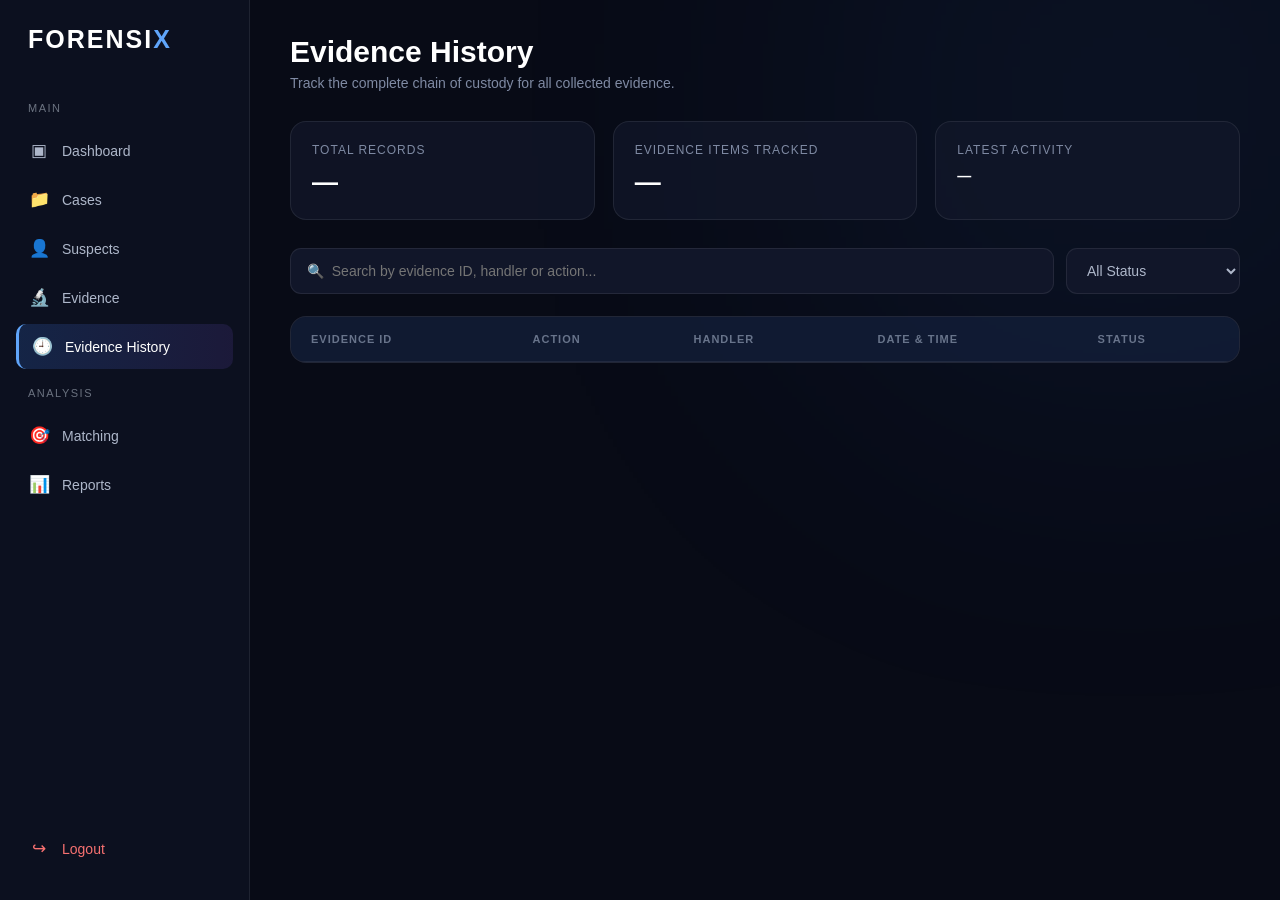
<file: history.html>
<!DOCTYPE html>
<html lang="en">
<head>
<meta charset="UTF-8">
<meta name="viewport" content="width=device-width, initial-scale=1.0">
<title>ForensiX | Evidence History</title>
<link rel="stylesheet" href="assets/style.css">
<script src="assets/app.js"></script>
<style>
*{margin:0;padding:0;box-sizing:border-box;font-family:"Segoe UI",sans-serif;}

body{background:#080b16;color:white;min-height:100vh;}
body::before{content:"";position:fixed;width:500px;height:500px;background:#3b82f6;filter:blur(180px);opacity:.10;top:-150px;right:-100px;z-index:-1;}

.layout{display:flex;min-height:100vh;}

/* SIDEBAR */
.sidebar{width:250px;background:rgba(13,17,32,.95);border-right:1px solid rgba(255,255,255,.08);padding:25px 16px;position:fixed;height:100vh;left:0;top:0;}
.logo{font-size:25px;font-weight:800;letter-spacing:2px;padding:0 12px 30px;}
.logo span{color:#60a5fa;}
.menu-title{color:#6b7280;font-size:11px;text-transform:uppercase;letter-spacing:1.5px;padding:10px 12px;margin-top:8px;}
.menu a{display:flex;align-items:center;gap:12px;text-decoration:none;color:#aeb7ca;padding:12px;border-radius:10px;margin:4px 0;transition:.25s;font-size:14px;}
.menu a:hover,.menu a.active{background:linear-gradient(90deg,rgba(59,130,246,.18),rgba(139,92,246,.12));color:white;}
.menu a.active{border-left:3px solid #60a5fa;}
.icon{width:22px;text-align:center;font-size:17px;}
.logout{position:absolute;bottom:25px;left:16px;right:16px;}
.logout a{color:#f87171 !important;}

/* MAIN */
.main{margin-left:250px;width:calc(100% - 250px);padding:35px 40px;}

/* HEADER */
.header{margin-bottom:30px;}
.header h1{font-size:30px;}
.header p{color:#7f8aa3;font-size:14px;margin-top:6px;}

/* SUMMARY CARDS */
.stats{display:grid;grid-template-columns:repeat(3,1fr);gap:18px;margin-bottom:28px;}
.stat-card{background:rgba(18,23,42,.75);border:1px solid rgba(255,255,255,.08);border-radius:16px;padding:21px;transition:.3s;}
.stat-card:hover{transform:translateY(-3px);border-color:rgba(96,165,250,.3);}
.stat-card p{color:#7f8aa3;font-size:12px;text-transform:uppercase;letter-spacing:1px;margin-bottom:10px;}
.stat-card strong{font-size:26px;}

/* FILTER CONTROLS */
.tools{display:flex;gap:12px;margin-bottom:22px;flex-wrap:wrap;}
.search{flex:1;min-width:200px;background:#111629;border:1px solid rgba(255,255,255,.08);border-radius:11px;padding:13px 16px;color:white;outline:none;font-size:14px;}
.search:focus{border-color:#3b82f6;}
.filter{background:#111629;border:1px solid rgba(255,255,255,.08);border-radius:11px;padding:13px 16px;color:#aeb7ca;outline:none;font-size:14px;cursor:pointer;}
.filter:focus{border-color:#3b82f6;}

/* TABLE CARD */
.card{background:rgba(17,22,41,.78);border:1px solid rgba(255,255,255,.08);border-radius:16px;overflow:hidden;}
table{width:100%;border-collapse:collapse;}
thead{background:rgba(59,130,246,.06);}
th{text-align:left;padding:16px 20px;font-size:11px;color:#68748b;text-transform:uppercase;letter-spacing:1px;border-bottom:1px solid rgba(255,255,255,.07);}
td{padding:17px 20px;font-size:13px;color:#c5ccda;border-bottom:1px solid rgba(255,255,255,.05);}
tbody tr{transition:.2s;}
tbody tr:hover{background:rgba(59,130,246,.05);}
.evidence-id{color:#60a5fa;font-weight:700;}

/* STATUS BADGES */
.status{display:inline-block;padding:5px 10px;border-radius:20px;font-size:10px;font-weight:600;}
.s-collected{background:rgba(168,85,247,.12);color:#c084fc;}
.s-examination{background:rgba(234,179,8,.10);color:#fbbf24;}
.s-examined{background:rgba(74,222,128,.10);color:#4ade80;}
.s-stored{background:rgba(59,130,246,.10);color:#60a5fa;}
.s-deleted{background:rgba(239,68,68,.10);color:#f87171;}

/* NO RESULTS */
.no-results{display:none;text-align:center;padding:45px;color:#68748b;}

/* RESPONSIVE */
@media(max-width:1000px){.stats{grid-template-columns:1fr 1fr;}.tools{flex-direction:column;}}
@media(max-width:700px){
  .sidebar{width:70px;padding:20px 8px;}
  .logo{font-size:14px;padding:10px 5px 25px;}
  .menu-title,.menu a span:not(.icon){display:none;}
  .menu a{justify-content:center;}
  .main{margin-left:70px;width:calc(100% - 70px);padding:20px;}
  .stats{grid-template-columns:1fr;}
  .card{overflow-x:auto;}
  table{min-width:650px;}
}
</style>
</head>
<body>
<div class="layout">

<!-- SIDEBAR -->
<aside class="sidebar">
  <div class="logo">FORENSI<span>X</span></div>
  <div class="menu-title">Main</div>
  <nav class="menu">
    <a href="dashboard.html"><span class="icon">▣</span><span>Dashboard</span></a>
    <a href="cases.html"><span class="icon">📁</span><span>Cases</span></a>
    <a href="suspects.html"><span class="icon">👤</span><span>Suspects</span></a>
    <a href="evidence.html"><span class="icon">🔬</span><span>Evidence</span></a>
    <a href="history.html" class="active"><span class="icon">🕘</span><span>Evidence History</span></a>
    <div class="menu-title">Analysis</div>
    <a href="matching.html"><span class="icon">🎯</span><span>Matching</span></a>
    <a href="reports.html"><span class="icon">📊</span><span>Reports</span></a>
  </nav>
  <div class="logout"><nav class="menu"><a href="index.html"><span class="icon">↪</span><span>Logout</span></a></nav></div>
</aside>

<!-- MAIN -->
<main class="main">

  <div class="header">
    <h1>Evidence History</h1>
    <p>Track the complete chain of custody for all collected evidence.</p>
  </div>

  <!-- SUMMARY STATS -->
  <div class="stats">
    <div class="stat-card"><p>Total Records</p><strong id="totalRecords">—</strong></div>
    <div class="stat-card"><p>Evidence Items Tracked</p><strong id="trackedItems">—</strong></div>
    <div class="stat-card"><p>Latest Activity</p><strong id="latestActivity" style="font-size:14px;line-height:1.4">—</strong></div>
  </div>

  <!-- FILTERS -->
  <div class="tools">
    <input type="text" class="search" id="searchInput" placeholder="🔍  Search by evidence ID, handler or action...">
    <select class="filter" id="statusFilter">
      <option value="">All Status</option>
      <option value="Collected">Collected</option>
      <option value="Under Examination">Under Examination</option>
      <option value="Examined">Examined</option>
      <option value="Stored">Stored</option>
      <option value="Deleted">Deleted</option>
    </select>
  </div>

  <div class="card">
    <table>
      <thead>
        <tr><th>Evidence ID</th><th>Action</th><th>Handler</th><th>Date &amp; Time</th><th>Status</th></tr>
      </thead>
      <tbody id="historyTable"></tbody>
    </table>
    <div class="no-results" id="noResults">No history records found.</div>
  </div>

</main>
</div>

<script>
const API = 'https://marble-egg-tickets-brand.trycloudflare.com';
let allHistory = [];
let allEvidence = [];

function esc(s){return String(s??'').replace(/[&<>"']/g,c=>({'&':'&amp;','<':'&lt;','>':'&gt;','"':'&quot;',"'":'&#39;'}[c]));}
function statusClass(s){return{Collected:'s-collected','Under Examination':'s-examination',Examined:'s-examined',Stored:'s-stored',Deleted:'s-deleted'}[s]||'s-collected';}
function fmtDT(v){if(!v)return'—';const d=new Date(v);return isNaN(d)?v:d.toLocaleDateString('en-GB',{day:'2-digit',month:'short',year:'numeric'})+', '+d.toLocaleTimeString('en-US',{hour:'2-digit',minute:'2-digit'});}

async function loadData(){
  try{
    const [hr,er]=await Promise.all([fetch(`${API}/api/history`),fetch(`${API}/api/evidence`)]);
    if(hr.ok)allHistory=await hr.json();
    if(er.ok)allEvidence=await er.json();
    updateSummary();
    renderTable();
  }catch(e){console.error('Error loading history:',e);}
}

function updateSummary(){
  document.getElementById('totalRecords').textContent=allHistory.length;
  document.getElementById('trackedItems').textContent=new Set(allEvidence.map(e=>e.evidenceId)).size;
  const latest=allHistory[0];
  document.getElementById('latestActivity').textContent=latest?fmtDT(latest.timestamp):'—';
}

function renderTable(){
  const q=document.getElementById('searchInput').value.toLowerCase().trim();
  const sf=document.getElementById('statusFilter').value;
  const rows=allHistory.filter(h=>{
    const text=[h.evidenceId,h.action,h.handler,h.status].join(' ').toLowerCase();
    return(!q||text.includes(q))&&(!sf||h.status===sf);
  });
  document.getElementById('historyTable').innerHTML=rows.map(h=>`
    <tr>
      <td class="evidence-id">${esc(h.evidenceId)}</td>
      <td>${esc(h.action)}</td>
      <td>${esc(h.handler)}</td>
      <td>${esc(fmtDT(h.timestamp))}</td>
      <td><span class="status ${statusClass(h.status)}">${esc(h.status)}</span></td>
    </tr>`).join('');
  document.getElementById('noResults').style.display=rows.length?'none':'block';
}

document.getElementById('searchInput').addEventListener('input',renderTable);
document.getElementById('statusFilter').addEventListener('change',renderTable);

loadData();
</script>
</body>
</html>
</file>
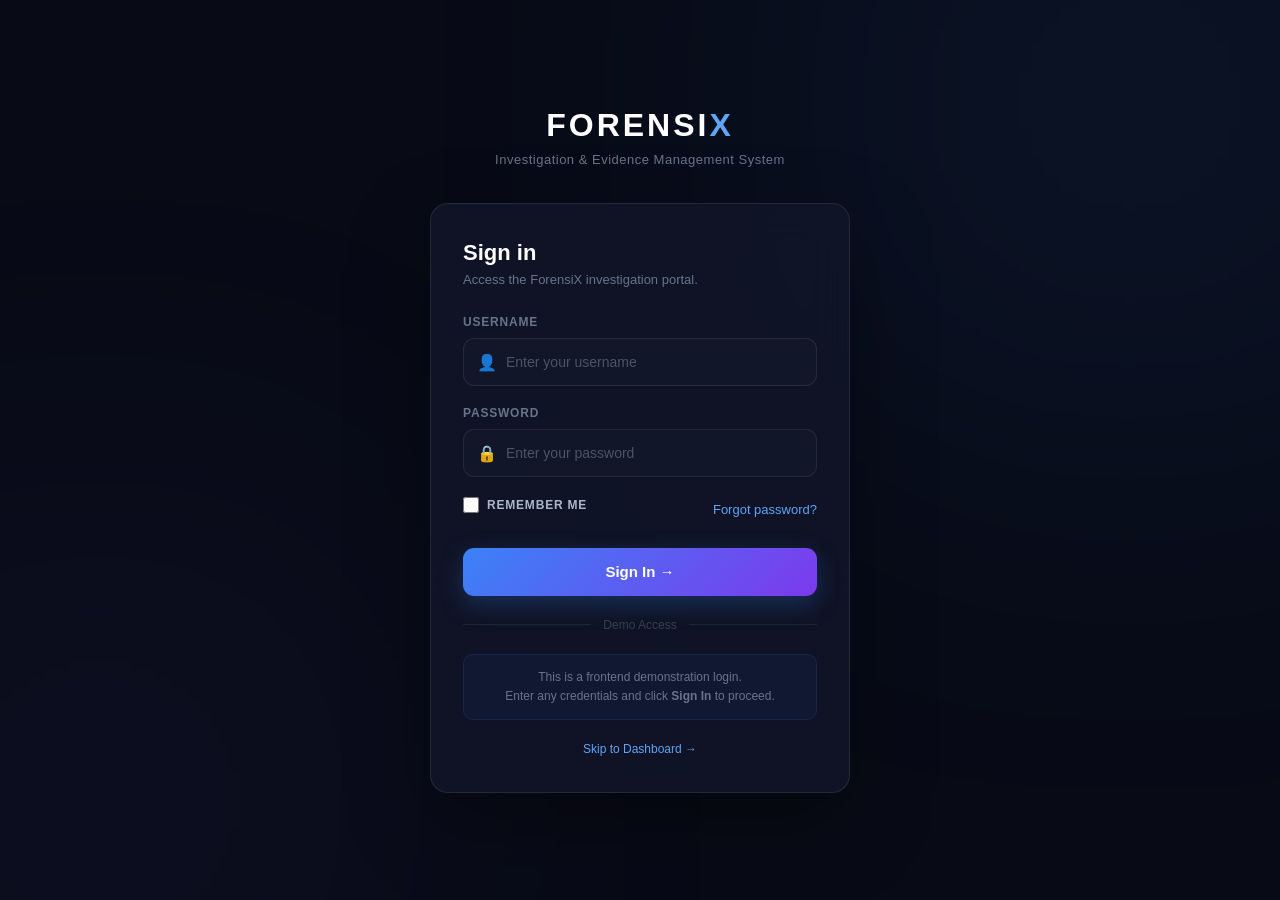
<file: login.html>
<!DOCTYPE html>
<html lang="en">
<head>
<meta charset="UTF-8">
<meta name="viewport" content="width=device-width, initial-scale=1.0">
<title>ForensiX | Login</title>
<link rel="stylesheet" href="assets/style.css">
<script src="assets/app.js"></script>
<style>
*{margin:0;padding:0;box-sizing:border-box;font-family:"Segoe UI",sans-serif;}

body{
  min-height:100vh;
  background:#080b16;
  color:white;
  display:flex;
  align-items:center;
  justify-content:center;
  padding:20px;
}

body::before{
  content:"";
  position:fixed;
  width:600px;height:600px;
  background:#3b82f6;
  filter:blur(200px);
  opacity:.10;
  top:-200px;right:-150px;
  z-index:0;
}

body::after{
  content:"";
  position:fixed;
  width:500px;height:500px;
  background:#8b5cf6;
  filter:blur(200px);
  opacity:.08;
  bottom:-150px;left:-150px;
  z-index:0;
}

.login-container{
  width:100%;
  max-width:420px;
  position:relative;
  z-index:1;
}

/* LOGO */
.brand{
  text-align:center;
  margin-bottom:36px;
}

.brand-logo{
  font-size:32px;
  font-weight:800;
  letter-spacing:3px;
  margin-bottom:8px;
}

.brand-logo span{color:#60a5fa;}

.brand-tagline{
  color:#68748b;
  font-size:13px;
  letter-spacing:.5px;
}

/* CARD */
.card{
  background:rgba(17,22,41,.85);
  border:1px solid rgba(255,255,255,.09);
  border-radius:18px;
  padding:36px 32px;
  box-shadow:0 30px 80px rgba(0,0,0,.35);
  backdrop-filter:blur(20px);
}

.card h1{
  font-size:22px;
  margin-bottom:6px;
}

.card p{
  color:#68748b;
  font-size:13px;
  margin-bottom:28px;
}

/* FORM */
.form-group{margin-bottom:20px;}
label{display:block;font-size:12px;font-weight:600;color:#68748b;text-transform:uppercase;letter-spacing:.8px;margin-bottom:9px;}
.input-wrap{position:relative;}
.input-wrap .input-icon{position:absolute;left:14px;top:50%;transform:translateY(-50%);font-size:16px;pointer-events:none;}
input{
  width:100%;
  height:48px;
  background:#111629;
  border:1px solid rgba(255,255,255,.08);
  border-radius:11px;
  color:white;
  font-size:14px;
  padding:0 15px 0 42px;
  outline:none;
  transition:.2s;
}
input::placeholder{color:#4b5563;}
input:focus{border-color:#3b82f6;box-shadow:0 0 0 3px rgba(59,130,246,.10);}

/* REMEMBER / FORGOT */
.row{display:flex;justify-content:space-between;align-items:center;margin-bottom:26px;font-size:13px;}
.remember{display:flex;align-items:center;gap:8px;color:#aeb7ca;cursor:pointer;}
.remember input{width:16px;height:16px;padding:0;accent-color:#3b82f6;}
.forgot{color:#60a5fa;text-decoration:none;}
.forgot:hover{text-decoration:underline;}

/* SUBMIT */
.login-btn{
  width:100%;
  height:48px;
  background:linear-gradient(135deg,#3b82f6,#7c3aed);
  color:white;
  border:none;
  border-radius:11px;
  font-size:15px;
  font-weight:600;
  cursor:pointer;
  box-shadow:0 8px 25px rgba(59,130,246,.25);
  transition:.25s;
}
.login-btn:hover{opacity:.9;transform:translateY(-1px);}
.login-btn:active{transform:translateY(0);}

/* DIVIDER */
.divider{display:flex;align-items:center;gap:12px;margin:22px 0;color:#374151;font-size:12px;}
.divider::before,.divider::after{content:"";flex:1;height:1px;background:rgba(255,255,255,.07);}

/* DEMO NOTICE */
.demo-notice{
  background:rgba(59,130,246,.06);
  border:1px solid rgba(59,130,246,.12);
  border-radius:10px;
  padding:13px 16px;
  font-size:12px;
  color:#68748b;
  line-height:1.6;
  text-align:center;
}

/* FOOTER */
.card-footer{text-align:center;margin-top:22px;font-size:12px;color:#68748b;}
.card-footer a{color:#60a5fa;text-decoration:none;}
.card-footer a:hover{text-decoration:underline;}

/* RESPONSIVE */
@media(max-width:480px){.card{padding:28px 20px;}}
</style>
</head>
<body>

<div class="login-container">

  <div class="brand">
    <div class="brand-logo">FORENSI<span>X</span></div>
    <div class="brand-tagline">Investigation &amp; Evidence Management System</div>
  </div>

  <div class="card">
    <h1>Sign in</h1>
    <p>Access the ForensiX investigation portal.</p>

    <form id="loginForm">

      <div class="form-group">
        <label for="username">Username</label>
        <div class="input-wrap">
          <span class="input-icon">👤</span>
          <input type="text" id="username" placeholder="Enter your username" autocomplete="username">
        </div>
      </div>

      <div class="form-group">
        <label for="password">Password</label>
        <div class="input-wrap">
          <span class="input-icon">🔒</span>
          <input type="password" id="password" placeholder="Enter your password" autocomplete="current-password">
        </div>
      </div>

      <div class="row">
        <label class="remember">
          <input type="checkbox" id="rememberMe">
          Remember me
        </label>
        <a href="#" class="forgot">Forgot password?</a>
      </div>

      <button type="submit" class="login-btn">Sign In →</button>

    </form>

    <div class="divider">Demo Access</div>

    <div class="demo-notice">
      This is a frontend demonstration login.<br>
      Enter any credentials and click <strong>Sign In</strong> to proceed.
    </div>

    <div class="card-footer">
      <a href="dashboard.html">Skip to Dashboard →</a>
    </div>

  </div>

</div>

<script>
document.getElementById('loginForm').addEventListener('submit', function(ev){
  ev.preventDefault();
  const btn = document.querySelector('.login-btn');
  btn.textContent = 'Signing in...';
  btn.disabled = true;
  setTimeout(()=>{ window.location.href = 'dashboard.html'; }, 800);
});
</script>
</body>
</html>
</file>
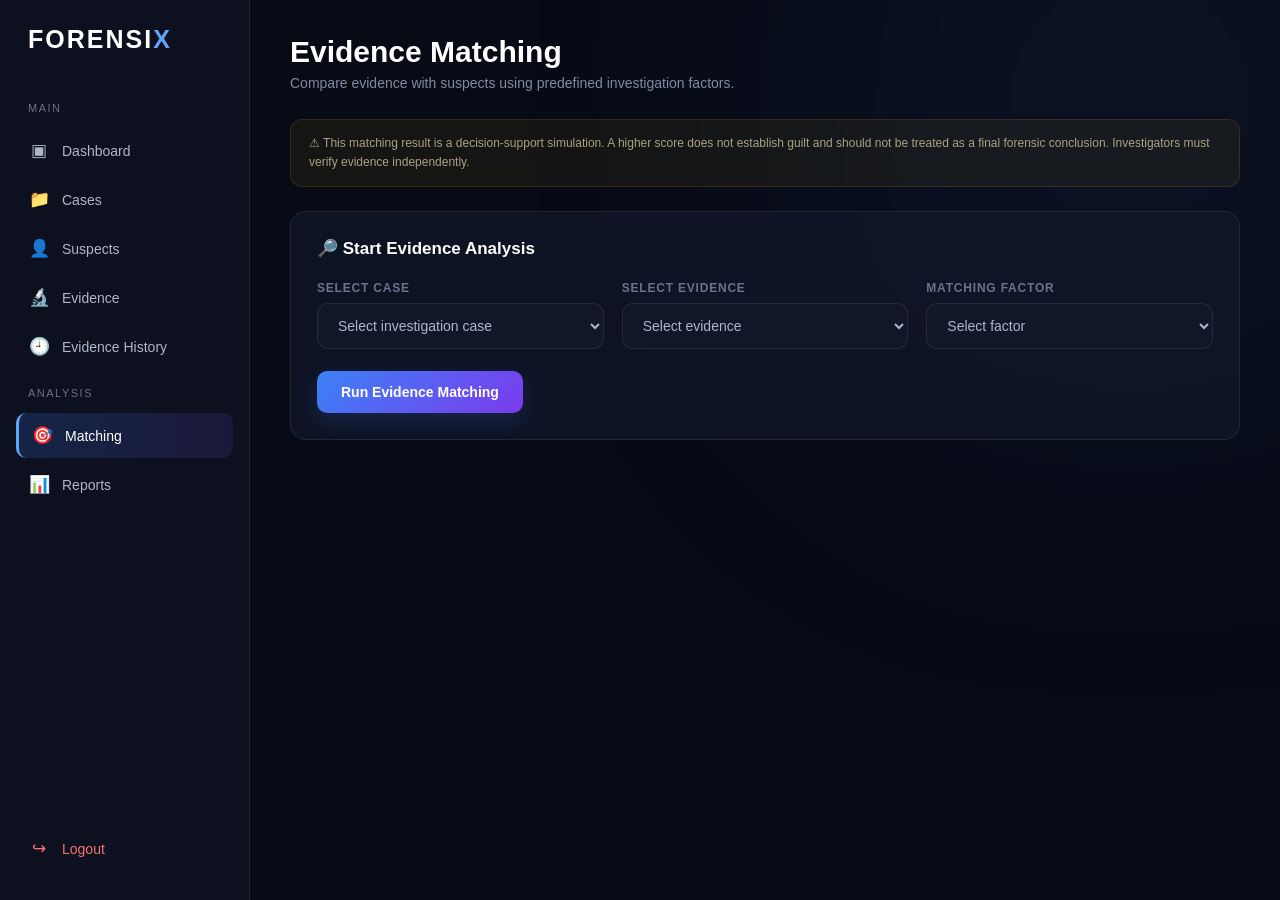
<file: matching.html>
<!DOCTYPE html>
<html lang="en">

<head>
  <meta charset="UTF-8">
  <meta name="viewport" content="width=device-width, initial-scale=1.0">
  <title>ForensiX | Evidence Matching</title>
  <link rel="stylesheet" href="assets/style.css">
  <script src="assets/app.js"></script>
  <style>
    * {
      margin: 0;
      padding: 0;
      box-sizing: border-box;
      font-family: "Segoe UI", sans-serif;
    }

    body {
      background: #080b16;
      color: white;
      min-height: 100vh;
    }

    body::before {
      content: "";
      position: fixed;
      width: 500px;
      height: 500px;
      background: #3b82f6;
      filter: blur(180px);
      opacity: .10;
      top: -150px;
      right: -100px;
      z-index: -1;
    }

    .layout {
      display: flex;
      min-height: 100vh;
    }

    /* SIDEBAR */
    .sidebar {
      width: 250px;
      background: rgba(13, 17, 32, .95);
      border-right: 1px solid rgba(255, 255, 255, .08);
      padding: 25px 16px;
      position: fixed;
      height: 100vh;
      left: 0;
      top: 0;
    }

    .logo {
      font-size: 25px;
      font-weight: 800;
      letter-spacing: 2px;
      padding: 0 12px 30px;
    }

    .logo span {
      color: #60a5fa;
    }

    .menu-title {
      color: #6b7280;
      font-size: 11px;
      text-transform: uppercase;
      letter-spacing: 1.5px;
      padding: 10px 12px;
      margin-top: 8px;
    }

    .menu a {
      display: flex;
      align-items: center;
      gap: 12px;
      text-decoration: none;
      color: #aeb7ca;
      padding: 12px;
      border-radius: 10px;
      margin: 4px 0;
      transition: .25s;
      font-size: 14px;
    }

    .menu a:hover,
    .menu a.active {
      background: linear-gradient(90deg, rgba(59, 130, 246, .18), rgba(139, 92, 246, .12));
      color: white;
    }

    .menu a.active {
      border-left: 3px solid #60a5fa;
    }

    .icon {
      width: 22px;
      text-align: center;
      font-size: 17px;
    }

    .logout {
      position: absolute;
      bottom: 25px;
      left: 16px;
      right: 16px;
    }

    .logout a {
      color: #f87171 !important;
    }

    /* MAIN */
    .main {
      margin-left: 250px;
      width: calc(100% - 250px);
      padding: 35px 40px;
    }

    /* HEADER */
    .header {
      margin-bottom: 28px;
    }

    .header h1 {
      font-size: 30px;
    }

    .header p {
      color: #7f8aa3;
      font-size: 14px;
      margin-top: 6px;
    }

    /* NOTICE */
    .notice {
      background: rgba(234, 179, 8, .06);
      border: 1px solid rgba(234, 179, 8, .14);
      border-radius: 12px;
      padding: 14px 18px;
      color: #a9a283;
      font-size: 12px;
      line-height: 1.6;
      margin-bottom: 24px;
    }

    /* PANEL */
    .panel {
      background: rgba(17, 22, 41, .78);
      border: 1px solid rgba(255, 255, 255, .08);
      border-radius: 16px;
      padding: 26px;
      margin-bottom: 24px;
    }

    .panel-title {
      font-size: 17px;
      font-weight: 700;
      margin-bottom: 22px;
    }

    /* FORM GRID */
    .form-grid {
      display: grid;
      grid-template-columns: repeat(3, 1fr);
      gap: 18px;
      margin-bottom: 22px;
    }

    .form-group {
      display: flex;
      flex-direction: column;
      gap: 8px;
    }

    .form-group label {
      font-size: 12px;
      color: #68748b;
      text-transform: uppercase;
      letter-spacing: .8px;
      font-weight: 600;
    }

    .form-group select {
      background: #111629;
      border: 1px solid rgba(255, 255, 255, .08);
      border-radius: 11px;
      padding: 13px 16px;
      color: #aeb7ca;
      outline: none;
      font-size: 14px;
      cursor: pointer;
    }

    .form-group select:focus {
      border-color: #3b82f6;
      color: white;
    }

    .match-btn {
      background: linear-gradient(135deg, #3b82f6, #7c3aed);
      color: white;
      border: none;
      padding: 13px 24px;
      border-radius: 10px;
      font-size: 14px;
      font-weight: 600;
      cursor: pointer;
      box-shadow: 0 8px 25px rgba(59, 130, 246, .18);
      transition: .25s;
    }

    .match-btn:hover {
      opacity: .9;
      transform: translateY(-1px);
    }

    /* RESULTS */
    .results {
      display: none;
      margin-top: 0;
    }

    .results-header {
      display: flex;
      justify-content: space-between;
      align-items: center;
      padding: 20px 26px;
      border-bottom: 1px solid rgba(255, 255, 255, .07);
    }

    .results-header h2 {
      font-size: 18px;
    }

    .results-header span {
      color: #68748b;
      font-size: 12px;
    }

    /* MATCH CARDS */
    .match-card {
      display: grid;
      grid-template-columns: 64px 1fr 150px;
      align-items: center;
      gap: 18px;
      padding: 20px 26px;
      border-bottom: 1px solid rgba(255, 255, 255, .05);
      transition: .2s;
    }

    .match-card:hover {
      background: rgba(59, 130, 246, .04);
    }

    .match-card:last-of-type {
      border-bottom: none;
    }

    .rank {
      width: 44px;
      height: 44px;
      border-radius: 50%;
      background: rgba(96, 165, 250, .10);
      border: 1px solid rgba(96, 165, 250, .2);
      display: flex;
      align-items: center;
      justify-content: center;
      font-size: 16px;
      font-weight: 700;
      color: #60a5fa;
    }

    .suspect-name {
      font-size: 16px;
      font-weight: 700;
      margin-bottom: 4px;
    }

    .suspect-meta {
      color: #68748b;
      font-size: 12px;
      margin-bottom: 10px;
    }

    .factors {
      display: flex;
      gap: 7px;
      flex-wrap: wrap;
      margin-bottom: 10px;
    }

    .factor {
      padding: 4px 9px;
      border-radius: 6px;
      background: rgba(59, 130, 246, .10);
      color: #93c5fd;
      font-size: 11px;
    }

    .progress {
      height: 5px;
      background: rgba(255, 255, 255, .07);
      border-radius: 10px;
      overflow: hidden;
    }

    .progress-bar {
      height: 100%;
      background: linear-gradient(90deg, #3b82f6, #8b5cf6);
      border-radius: 10px;
    }

    .score-area {
      text-align: right;
    }

    .score {
      font-size: 28px;
      font-weight: 800;
      color: #60a5fa;
    }

    .score-label {
      font-size: 10px;
      color: #68748b;
      margin-top: 3px;
      text-transform: uppercase;
      letter-spacing: .8px;
    }

    /* EXPLANATION */
    .explanation {
      padding: 18px 26px;
      background: rgba(59, 130, 246, .04);
      border-top: 1px solid rgba(255, 255, 255, .06);
    }

    .explanation h3 {
      font-size: 13px;
      margin-bottom: 7px;
      color: #aeb7ca;
    }

    .explanation p {
      color: #68748b;
      font-size: 12px;
      line-height: 1.6;
    }

    /* RESPONSIVE */
    @media(max-width:1000px) {
      .form-grid {
        grid-template-columns: 1fr 1fr;
      }
    }

    @media(max-width:700px) {
      .sidebar {
        width: 70px;
        padding: 20px 8px;
      }

      .logo {
        font-size: 14px;
        padding: 10px 5px 25px;
      }

      .menu-title,
      .menu a span:not(.icon) {
        display: none;
      }

      .menu a {
        justify-content: center;
      }

      .main {
        margin-left: 70px;
        width: calc(100% - 70px);
        padding: 20px;
      }

      .form-grid {
        grid-template-columns: 1fr;
      }

      .match-card {
        grid-template-columns: 50px 1fr;
      }

      .score-area {
        grid-column: 2;
        text-align: left;
      }
    }
  </style>
</head>

<body>
  <div class="layout">

    <!-- SIDEBAR -->
    <aside class="sidebar">
      <div class="logo">FORENSI<span>X</span></div>
      <div class="menu-title">Main</div>
      <nav class="menu">
        <a href="dashboard.html"><span class="icon">▣</span><span>Dashboard</span></a>
        <a href="cases.html"><span class="icon">📁</span><span>Cases</span></a>
        <a href="suspects.html"><span class="icon">👤</span><span>Suspects</span></a>
        <a href="evidence.html"><span class="icon">🔬</span><span>Evidence</span></a>
        <a href="history.html"><span class="icon">🕘</span><span>Evidence History</span></a>
        <div class="menu-title">Analysis</div>
        <a href="matching.html" class="active"><span class="icon">🎯</span><span>Matching</span></a>
        <a href="reports.html"><span class="icon">📊</span><span>Reports</span></a>
      </nav>
      <div class="logout">
        <nav class="menu"><a href="index.html"><span class="icon">↪</span><span>Logout</span></a></nav>
      </div>
    </aside>

    <!-- MAIN -->
    <main class="main">

      <div class="header">
        <h1>Evidence Matching</h1>
        <p>Compare evidence with suspects using predefined investigation factors.</p>
      </div>

      <div class="notice">⚠ This matching result is a decision-support simulation. A higher score does not establish
        guilt and should not be treated as a final forensic conclusion. Investigators must verify evidence
        independently.</div>

      <!-- SELECTION PANEL -->
      <div class="panel">
        <div class="panel-title">🔎 Start Evidence Analysis</div>
        <div class="form-grid">
          <div class="form-group">
            <label>Select Case</label>
            <select id="caseSelect">
              <option value="">Select investigation case</option>
            </select>
          </div>
          <div class="form-group">
            <label>Select Evidence</label>
            <select id="evidenceSelect">
              <option value="">Select evidence</option>
            </select>
          </div>
          <div class="form-group">
            <label>Matching Factor</label>
            <select id="factorSelect">
              <option value="">Select factor</option>
              <option value="Fingerprint">Fingerprint Match</option>
              <option value="Location">Location Match</option>
              <option value="Time">Time Match</option>
              <option value="CCTV">CCTV Observation</option>
            </select>
          </div>
        </div>
        <button class="match-btn" onclick="runMatching()">Run Evidence Matching</button>
      </div>

      <!-- RESULTS -->
      <div class="panel results" id="results">
        <div class="results-header">
          <h2>Potential Match Results</h2>
          <span>Ranked by matching score</span>
        </div>
        <div id="matchCards"></div>
        <div class="explanation">
          <h3>How was the score calculated?</h3>
          <p>The system assigns predefined weights to investigation factors: Case association +20, Fingerprint type
            match +50, Location presence +20, Time presence +15, Description keyword +15. Selected factor adds a small
            bonus (+5). Maximum score is 100.</p>
        </div>
      </div>

    </main>
  </div>

  <script>
    const API = 'https://marble-egg-tickets-brand.trycloudflare.com';
    let allCases = [], allEvidence = [], allSuspects = [];

    function esc(s) { return String(s ?? '').replace(/[&<>"']/g, c => ({ '&': '&amp;', '<': '&lt;', '>': '&gt;', '"': '&quot;', "'": '&#39;' }[c])); }

    async function loadData() {
      try {
        const [cr, er, sr] = await Promise.all([fetch(`${API}/api/cases`), fetch(`${API}/api/evidence`), fetch(`${API}/api/suspects`)]);
        if (cr.ok) allCases = await cr.json();
        if (er.ok) allEvidence = await er.json();
        if (sr.ok) allSuspects = await sr.json();
        populateCases();
      } catch (e) { console.error('Error loading data:', e); }
    }

    function populateCases() {
      const sel = document.getElementById('caseSelect');
      sel.innerHTML = '<option value="">Select investigation case</option>' +
        allCases.map(c => `<option value="${esc(c.caseNumber)}">${esc(c.caseNumber)} — ${esc(c.caseTitle)}</option>`).join('');
    }

    document.getElementById('caseSelect').addEventListener('change', function () {
      const caseNum = this.value.trim();
      const esel = document.getElementById('evidenceSelect');

      if (!caseNum) {
        esel.innerHTML = '<option value="">Select a case first</option>';
        esel.disabled = true;
        return;
      }

      const filtered = allEvidence.filter(e =>
        String(e.caseId ?? '').trim() === caseNum
      );

      if (filtered.length === 0) {
        esel.innerHTML = '<option value="">No evidence for this case</option>';
        esel.disabled = true;
        return;
      }

      esel.innerHTML = '<option value="">Select evidence</option>' +
        filtered.map(e => `<option value="${esc(e.evidenceId)}">${esc(e.evidenceId)} — ${esc(e.type)}</option>`).join('');

      esel.disabled = false;
    });

    async function runMatching() {
      const caseNum = document.getElementById('caseSelect').value;
      const evidenceId = document.getElementById('evidenceSelect').value;
      const factor = document.getElementById('factorSelect').value;
      if (!caseNum || !evidenceId || !factor) { await appAlert('Please select a case, evidence and matching factor.', 'Error'); return; }

      const ev = allEvidence.find(e => e.evidenceId === evidenceId);
      if (!ev) { await appAlert('Evidence not found.', 'Error'); return; }

      const suspects = allSuspects.filter(s => s.associatedCase === caseNum);
      if (!suspects.length) {
        document.getElementById('matchCards').innerHTML = '<div style="padding:26px;color:#68748b;font-size:13px;">No suspects found for this case.</div>';
        document.getElementById('results').style.display = 'block';
        return;
      }

      const desc = (ev.description || '') + ' ' + (ev.notes || '');
      const results = suspects.map(s => {
        let score = 20, fs = ['Case +20'];
        const isFingerprint = /fingerprint/i.test(ev.type);
        if (isFingerprint) { score += 50; fs.push('Fingerprint +50'); }
        if (s.location) { score += 20; fs.push('Location +20'); }
        // time heuristic via notes
        if (s.notes || s.contactInfo) { score += 15; fs.push('Time +15'); }
        // keyword
        const nameWords = (s.fullName || '').toLowerCase().split(' ').filter(w => w.length > 3);
        if (nameWords.some(k => desc.toLowerCase().includes(k))) { score += 15; fs.push('Keyword +15'); }
        if (factor === 'Fingerprint' && isFingerprint) { score += 5; }
        if (factor === 'Location' && s.location) { score += 5; }
        if (factor === 'CCTV') { score += 5; }
        if (factor === 'Time') { score += 5; }
        return { s, score: Math.min(100, score), fs };
      }).sort((a, b) => b.score - a.score);

      document.getElementById('matchCards').innerHTML = results.map((r, i) => `
    <div class="match-card">
      <div class="rank">#${i + 1}</div>
      <div>
        <div class="suspect-name">${esc(r.s.fullName)}</div>
        <div class="suspect-meta">${esc(r.s.suspectId)} · Case ${esc(r.s.associatedCase)}</div>
        <div class="factors">${r.fs.map(f => `<span class="factor">${esc(f)}</span>`).join('')}</div>
        <div class="progress"><div class="progress-bar" style="width:${r.score}%"></div></div>
      </div>
      <div class="score-area">
        <div class="score">${r.score}%</div>
        <div class="score-label">Match Score</div>
      </div>
    </div>`).join('');

      document.getElementById('results').style.display = 'block';
      document.getElementById('results').scrollIntoView({ behavior: 'smooth' });
    }

    loadData();
  </script>
</body>

</html>
</file>
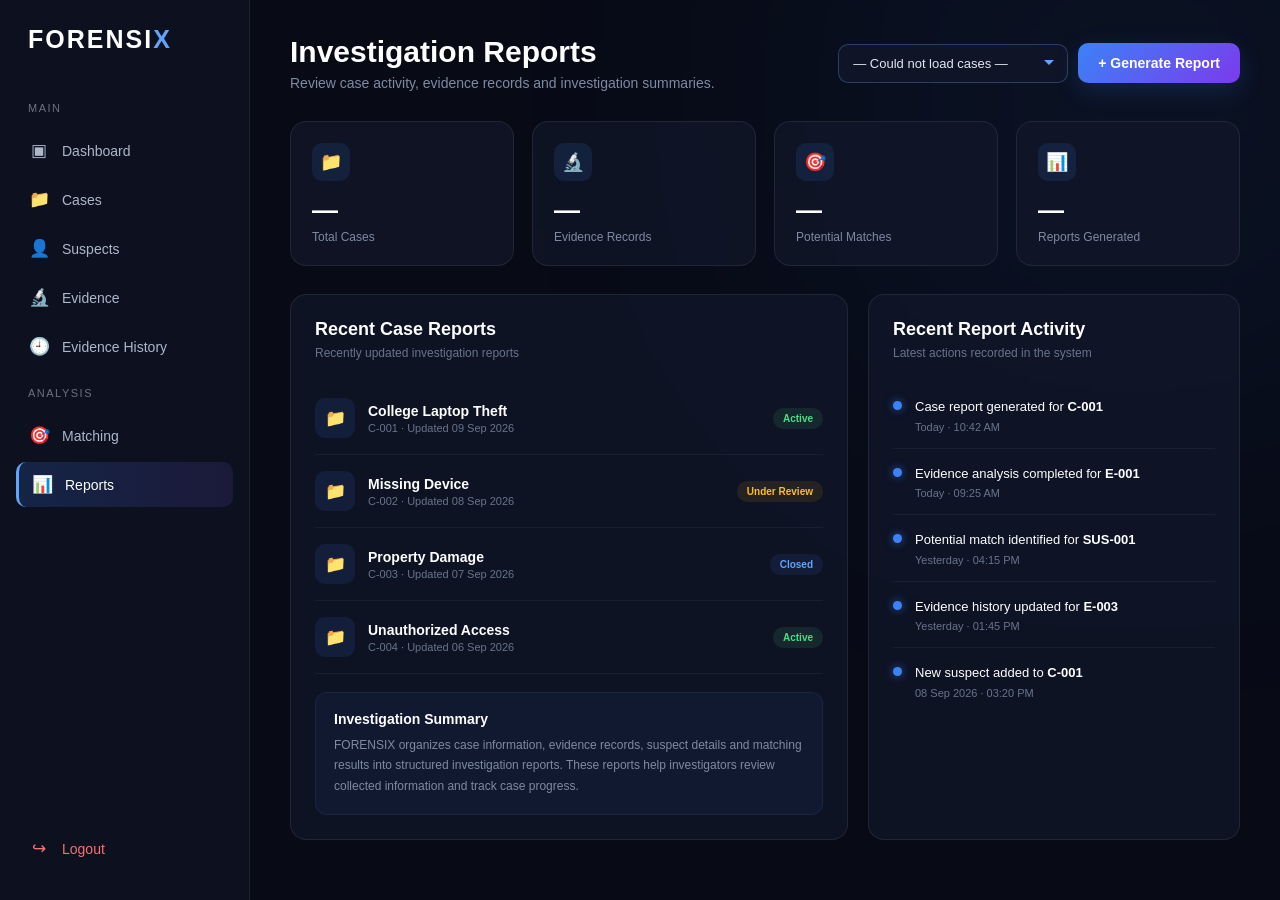
<file: reports.html>
<!DOCTYPE html>
<html lang="en">
<head>
<meta charset="UTF-8">
<meta name="viewport" content="width=device-width, initial-scale=1.0">
<title>ForensiX | Reports</title>
<link rel="stylesheet" href="assets/style.css">
<script src="assets/app.js"></script>
<style>
/* ── Original styles preserved exactly ── */
*{margin:0;padding:0;box-sizing:border-box;font-family:"Segoe UI",sans-serif;}

body{background:#080b16;color:white;min-height:100vh;}
body::before{content:"";position:fixed;width:500px;height:500px;background:#3b82f6;filter:blur(180px);opacity:.10;top:-150px;right:-100px;z-index:-1;}

.layout{display:flex;min-height:100vh;}

/* SIDEBAR */
.sidebar{width:250px;background:rgba(13,17,32,.95);border-right:1px solid rgba(255,255,255,.08);padding:25px 16px;position:fixed;height:100vh;left:0;top:0;}
.logo{font-size:25px;font-weight:800;letter-spacing:2px;padding:0 12px 30px;}
.logo span{color:#60a5fa;}
.menu-title{color:#6b7280;font-size:11px;text-transform:uppercase;letter-spacing:1.5px;padding:10px 12px;margin-top:8px;}
.menu a{display:flex;align-items:center;gap:12px;text-decoration:none;color:#aeb7ca;padding:12px;border-radius:10px;margin:4px 0;transition:.25s;font-size:14px;}
.menu a:hover,.menu a.active{background:linear-gradient(90deg,rgba(59,130,246,.18),rgba(139,92,246,.12));color:white;}
.menu a.active{border-left:3px solid #60a5fa;}
.icon{width:22px;text-align:center;font-size:17px;}
.logout{position:absolute;bottom:25px;left:16px;right:16px;}
.logout a{color:#f87171 !important;}

/* MAIN */
.main{margin-left:250px;width:calc(100% - 250px);padding:35px 40px;}

/* HEADER */
.header{display:flex;justify-content:space-between;align-items:center;margin-bottom:30px;}
.header h1{font-size:30px;}
.header p{color:#7f8aa3;font-size:14px;margin-top:6px;}
.generate-btn{background:linear-gradient(135deg,#3b82f6,#7c3aed);color:white;border:none;padding:12px 20px;border-radius:10px;font-size:14px;font-weight:600;cursor:pointer;box-shadow:0 8px 25px rgba(59,130,246,.18);transition:.25s;}
.generate-btn:hover{opacity:.9;}

/* STAT CARDS */
.stats{display:grid;grid-template-columns:repeat(4,1fr);gap:18px;margin-bottom:28px;}
.stat-card{background:rgba(18,23,42,.75);border:1px solid rgba(255,255,255,.08);border-radius:16px;padding:21px;transition:.3s;}
.stat-card:hover{transform:translateY(-3px);border-color:rgba(96,165,250,.3);}
.stat-top{display:flex;justify-content:space-between;align-items:center;}
.stat-icon{width:38px;height:38px;border-radius:10px;background:rgba(59,130,246,.12);display:flex;align-items:center;justify-content:center;font-size:18px;}
.stat-card h2{font-size:26px;margin-top:14px;}
.stat-card p{color:#7f8aa3;font-size:12px;margin-top:4px;}

/* GRID */
.report-grid{display:grid;grid-template-columns:1.5fr 1fr;gap:20px;}
.panel{background:rgba(17,22,41,.78);border:1px solid rgba(255,255,255,.08);border-radius:16px;padding:24px;}
.panel h2{font-size:18px;margin-bottom:6px;}
.panel-sub{color:#68748b;font-size:12px;margin-bottom:22px;}

/* REPORT ITEMS */
.report-item{display:flex;align-items:center;justify-content:space-between;padding:16px 0;border-bottom:1px solid rgba(255,255,255,.05);}
.report-item:last-of-type{border-bottom:none;}
.report-info{display:flex;align-items:center;gap:13px;}
.report-icon{width:40px;height:40px;border-radius:10px;background:rgba(59,130,246,.10);display:flex;align-items:center;justify-content:center;font-size:17px;}
.report-name{font-size:14px;font-weight:600;}
.report-id{color:#68748b;font-size:11px;margin-top:3px;}

/* STATUS BADGES */
.badge{display:inline-block;padding:5px 10px;border-radius:20px;font-size:10px;font-weight:600;}
.b-active{background:rgba(74,222,128,.10);color:#4ade80;}
.b-review{background:rgba(234,179,8,.10);color:#fbbf24;}
.b-closed{background:rgba(59,130,246,.10);color:#60a5fa;}

/* SUMMARY BOX */
.summary-box{margin-top:18px;background:rgba(59,130,246,.05);border:1px solid rgba(59,130,246,.12);padding:18px;border-radius:12px;}
.summary-box h3{font-size:14px;margin-bottom:8px;}
.summary-box p{color:#7f8aa3;font-size:12px;line-height:1.7;}

/* ACTIVITY */
.activity{display:flex;gap:13px;padding:15px 0;border-bottom:1px solid rgba(255,255,255,.05);}
.activity:last-child{border-bottom:none;}
.activity-dot{width:9px;height:9px;border-radius:50%;background:#3b82f6;margin-top:4px;box-shadow:0 0 8px rgba(59,130,246,.6);flex-shrink:0;}
.activity-text{font-size:13px;line-height:1.5;}
.activity-time{color:#68748b;font-size:11px;margin-top:4px;}

/* RESPONSIVE */
@media(max-width:1200px){.stats{grid-template-columns:repeat(2,1fr);}}
@media(max-width:1000px){.report-grid{grid-template-columns:1fr;}}
@media(max-width:700px){
  .sidebar{width:70px;padding:20px 8px;}
  .logo{font-size:14px;padding:10px 5px 25px;}
  .menu-title,.menu a span:not(.icon){display:none;}
  .menu a{justify-content:center;}
  .main{margin-left:70px;width:calc(100% - 70px);padding:20px;}
  .header{flex-direction:column;align-items:flex-start;gap:15px;}
  .stats{grid-template-columns:1fr;}
}

/* ── NEW: Case selector in header ── */
.header-actions{display:flex;gap:10px;align-items:center;flex-wrap:wrap;}
.case-select{
  background:rgba(17,22,41,.9);
  border:1px solid rgba(96,165,250,.3);
  color:#e2e8f0;
  padding:11px 14px;
  border-radius:10px;
  font-size:13px;
  min-width:230px;
  cursor:pointer;
  outline:none;
  appearance:none;
  -webkit-appearance:none;
  background-image:url("data:image/svg+xml,%3Csvg xmlns='http://www.w3.org/2000/svg' width='12' height='12' viewBox='0 0 12 12'%3E%3Cpath fill='%2360a5fa' d='M6 8L1 3h10z'/%3E%3C/svg%3E");
  background-repeat:no-repeat;
  background-position:right 12px center;
  padding-right:34px;
  transition:.2s;
}
.case-select:focus{border-color:#60a5fa;box-shadow:0 0 0 3px rgba(96,165,250,.12);}
.case-select option{background:#0d1120;color:#e2e8f0;}

/* ── NEW: Report modal overlay ── */
.rpt-overlay{
  display:none;position:fixed;inset:0;z-index:1000;
  background:rgba(4,6,14,.88);backdrop-filter:blur(6px);
  overflow-y:auto;padding:30px 20px;
}
.rpt-overlay.open{display:flex;align-items:flex-start;justify-content:center;}
.rpt-modal{
  background:rgba(13,17,32,.98);
  border:1px solid rgba(96,165,250,.18);
  border-radius:20px;
  width:100%;max-width:880px;
  box-shadow:0 30px 80px rgba(0,0,0,.7);
  animation:rptIn .25s ease;
}
@keyframes rptIn{from{opacity:0;transform:translateY(24px);}to{opacity:1;transform:translateY(0);}}

.rpt-header{
  padding:28px 36px 22px;
  border-bottom:1px solid rgba(255,255,255,.07);
  display:flex;align-items:flex-start;justify-content:space-between;gap:16px;
}
.rpt-label{font-size:10px;text-transform:uppercase;letter-spacing:2px;color:#60a5fa;margin-bottom:6px;}
.rpt-main-title{font-size:22px;font-weight:700;}
.rpt-meta{color:#7f8aa3;font-size:12px;margin-top:4px;}
.rpt-close-btn{
  background:rgba(255,255,255,.06);border:1px solid rgba(255,255,255,.10);
  color:#aeb7ca;border-radius:8px;padding:8px 12px;cursor:pointer;
  font-size:16px;line-height:1;transition:.2s;flex-shrink:0;margin-top:2px;
}
.rpt-close-btn:hover{background:rgba(248,113,113,.12);color:#f87171;border-color:rgba(248,113,113,.3);}

.rpt-body{padding:28px 36px;}

.rpt-section{margin-bottom:28px;}
.rpt-section-title{
  font-size:11px;text-transform:uppercase;letter-spacing:1.8px;
  color:#60a5fa;margin-bottom:14px;
  display:flex;align-items:center;gap:8px;
}
.rpt-section-title::after{content:"";flex:1;height:1px;background:rgba(96,165,250,.15);}

.rpt-info-grid{display:grid;grid-template-columns:repeat(2,1fr);gap:10px 24px;}
.rpt-field{display:flex;flex-direction:column;gap:3px;}
.rpt-field-label{font-size:10px;color:#68748b;text-transform:uppercase;letter-spacing:1px;}
.rpt-field-value{font-size:13px;color:#e2e8f0;line-height:1.5;}

.rpt-table-wrap{overflow-x:auto;border-radius:10px;border:1px solid rgba(255,255,255,.07);}
.rpt-table{width:100%;border-collapse:collapse;font-size:12px;}
.rpt-table th{
  background:rgba(59,130,246,.08);padding:10px 14px;text-align:left;
  color:#7f8aa3;font-weight:600;text-transform:uppercase;letter-spacing:.8px;font-size:10px;
  border-bottom:1px solid rgba(255,255,255,.07);
}
.rpt-table td{
  padding:11px 14px;color:#c8d3e6;
  border-bottom:1px solid rgba(255,255,255,.04);vertical-align:top;
}
.rpt-table tr:last-child td{border-bottom:none;}
.rpt-table tr:hover td{background:rgba(96,165,250,.04);}

.rpt-empty{color:#68748b;font-size:12px;font-style:italic;padding:14px 0 6px;}

.rpt-badge{display:inline-block;padding:3px 9px;border-radius:20px;font-size:10px;font-weight:600;}
.rpt-b-active{background:rgba(74,222,128,.10);color:#4ade80;}
.rpt-b-review{background:rgba(234,179,8,.10);color:#fbbf24;}
.rpt-b-closed{background:rgba(59,130,246,.10);color:#60a5fa;}
.rpt-b-default{background:rgba(148,163,184,.10);color:#94a3b8;}

.rpt-state{padding:40px 0;text-align:center;color:#7f8aa3;font-size:14px;}
.rpt-error{color:#f87171;}
.rpt-spinner{
  width:32px;height:32px;border:3px solid rgba(96,165,250,.2);
  border-top-color:#60a5fa;border-radius:50%;
  animation:spin .8s linear infinite;margin:0 auto 14px;
}
@keyframes spin{to{transform:rotate(360deg);}}

.rpt-footer{
  padding:18px 36px;border-top:1px solid rgba(255,255,255,.07);
  display:flex;align-items:center;justify-content:space-between;gap:12px;flex-wrap:wrap;
}
.rpt-footer-note{color:#68748b;font-size:11px;}
.rpt-print-btn{
  background:rgba(59,130,246,.12);border:1px solid rgba(59,130,246,.3);
  color:#60a5fa;padding:10px 18px;border-radius:9px;cursor:pointer;
  font-size:13px;font-weight:600;transition:.2s;
}
.rpt-print-btn:hover{background:rgba(59,130,246,.22);}

/* ── Print styles: show only the report modal ── */
@media print{
  body > *{display:none !important;}
  .rpt-overlay{
    display:block !important;position:static !important;
    background:none !important;backdrop-filter:none !important;padding:0 !important;
  }
  .rpt-modal{
    box-shadow:none !important;border:none !important;max-width:100% !important;
    background:white !important;color:#111 !important;border-radius:0 !important;
  }
  .rpt-close-btn,.rpt-print-btn,.rpt-footer-note{display:none !important;}
  .rpt-header,.rpt-body,.rpt-footer{padding:16px 24px !important;}
  .rpt-main-title,.rpt-field-label,.rpt-field-value,
  .rpt-table th,.rpt-table td,.rpt-label,.rpt-meta,.rpt-empty,
  .rpt-section-title{color:#111 !important;}
  .rpt-table th{background:#f1f5f9 !important;}
  .rpt-section-title::after{background:#ccc !important;}
  .rpt-table-wrap{border-color:#ddd !important;}
  .rpt-table td,.rpt-table th{border-color:#ddd !important;}
  .rpt-badge,.rpt-b-active,.rpt-b-review,.rpt-b-closed,.rpt-b-default{
    background:#eee !important;color:#111 !important;border:1px solid #ccc !important;
  }
  .rpt-header{border-color:#ddd !important;}
  .rpt-footer{border-color:#ddd !important;display:block !important;}
}
</style>
</head>
<body>
<div class="layout">

<!-- SIDEBAR -->
<aside class="sidebar">
  <div class="logo">FORENSI<span>X</span></div>
  <div class="menu-title">Main</div>
  <nav class="menu">
    <a href="dashboard.html"><span class="icon">▣</span><span>Dashboard</span></a>
    <a href="cases.html"><span class="icon">📁</span><span>Cases</span></a>
    <a href="suspects.html"><span class="icon">👤</span><span>Suspects</span></a>
    <a href="evidence.html"><span class="icon">🔬</span><span>Evidence</span></a>
    <a href="history.html"><span class="icon">🕘</span><span>Evidence History</span></a>
    <div class="menu-title">Analysis</div>
    <a href="matching.html"><span class="icon">🎯</span><span>Matching</span></a>
    <a href="reports.html" class="active"><span class="icon">📊</span><span>Reports</span></a>
  </nav>
  </nav>
  <div class="logout"><nav class="menu"><a href="index.html"><span class="icon">↪</span><span>Logout</span></a></nav></div>
</aside>

<!-- MAIN -->
<main class="main">

  <div class="header">
    <div>
      <h1>Investigation Reports</h1>
      <p>Review case activity, evidence records and investigation summaries.</p>
    </div>
    <div class="header-actions">
      <select id="caseSelect" class="case-select">
        <option value="">— Loading cases… —</option>
      </select>
      <button class="generate-btn" id="generateBtn" onclick="generateReport()">+ Generate Report</button>
    </div>
  </div>

  <!-- STATS -->
  <div class="stats">
    <div class="stat-card">
      <div class="stat-top"><span class="stat-icon">📁</span></div>
      <h2 id="statCases">—</h2><p>Total Cases</p>
    </div>
    <div class="stat-card">
      <div class="stat-top"><span class="stat-icon">🔬</span></div>
      <h2 id="statEvidence">—</h2><p>Evidence Records</p>
    </div>
    <div class="stat-card">
      <div class="stat-top"><span class="stat-icon">🎯</span></div>
      <h2 id="statMatches">—</h2><p>Potential Matches</p>
    </div>
    <div class="stat-card">
      <div class="stat-top"><span class="stat-icon">📊</span></div>
      <h2 id="statReports">—</h2><p>Reports Generated</p>
    </div>
  </div>

  <!-- CONTENT GRID -->
  <div class="report-grid">

    <!-- CASE REPORTS -->
    <div class="panel">
      <h2>Recent Case Reports</h2>
      <p class="panel-sub">Recently updated investigation reports</p>

      <div class="report-item">
        <div class="report-info">
          <div class="report-icon">📁</div>
          <div><div class="report-name">College Laptop Theft</div><div class="report-id">C-001 · Updated 09 Sep 2026</div></div>
        </div>
        <span class="badge b-active">Active</span>
      </div>

      <div class="report-item">
        <div class="report-info">
          <div class="report-icon">📁</div>
          <div><div class="report-name">Missing Device</div><div class="report-id">C-002 · Updated 08 Sep 2026</div></div>
        </div>
        <span class="badge b-review">Under Review</span>
      </div>

      <div class="report-item">
        <div class="report-info">
          <div class="report-icon">📁</div>
          <div><div class="report-name">Property Damage</div><div class="report-id">C-003 · Updated 07 Sep 2026</div></div>
        </div>
        <span class="badge b-closed">Closed</span>
      </div>

      <div class="report-item">
        <div class="report-info">
          <div class="report-icon">📁</div>
          <div><div class="report-name">Unauthorized Access</div><div class="report-id">C-004 · Updated 06 Sep 2026</div></div>
        </div>
        <span class="badge b-active">Active</span>
      </div>

      <div class="summary-box">
        <h3>Investigation Summary</h3>
        <p>FORENSIX organizes case information, evidence records, suspect details and matching results into structured investigation reports. These reports help investigators review collected information and track case progress.</p>
      </div>
    </div>

    <!-- ACTIVITY -->
    <div class="panel">
      <h2>Recent Report Activity</h2>
      <p class="panel-sub">Latest actions recorded in the system</p>

      <div class="activity">
        <div class="activity-dot"></div>
        <div><div class="activity-text">Case report generated for <strong>C-001</strong></div><div class="activity-time">Today · 10:42 AM</div></div>
      </div>
      <div class="activity">
        <div class="activity-dot"></div>
        <div><div class="activity-text">Evidence analysis completed for <strong>E-001</strong></div><div class="activity-time">Today · 09:25 AM</div></div>
      </div>
      <div class="activity">
        <div class="activity-dot"></div>
        <div><div class="activity-text">Potential match identified for <strong>SUS-001</strong></div><div class="activity-time">Yesterday · 04:15 PM</div></div>
      </div>
      <div class="activity">
        <div class="activity-dot"></div>
        <div><div class="activity-text">Evidence history updated for <strong>E-003</strong></div><div class="activity-time">Yesterday · 01:45 PM</div></div>
      </div>
      <div class="activity">
        <div class="activity-dot"></div>
        <div><div class="activity-text">New suspect added to <strong>C-001</strong></div><div class="activity-time">08 Sep 2026 · 03:20 PM</div></div>
      </div>
    </div>

  </div>

</main>
</div>

<!-- ═══════════════════ INVESTIGATION REPORT MODAL ═══════════════════ -->
<div class="rpt-overlay" id="rptOverlay">
  <div class="rpt-modal" id="rptModal">

    <!-- Modal header -->
    <div class="rpt-header">
      <div>
        <div class="rpt-label">ForensiX · Investigation Report</div>
        <div class="rpt-main-title" id="rptTitle">Loading…</div>
        <div class="rpt-meta" id="rptMeta"></div>
      </div>
      <button class="rpt-close-btn" onclick="closeReport()" title="Close">✕</button>
    </div>

    <!-- Modal body – populated dynamically -->
    <div class="rpt-body" id="rptBody">
      <div class="rpt-state">
        <div class="rpt-spinner"></div>
        Fetching report data…
      </div>
    </div>

    <!-- Modal footer -->
    <div class="rpt-footer">
      <span class="rpt-footer-note" id="rptFooterNote"></span>
      <button class="rpt-print-btn" onclick="window.print()">🖨&nbsp; Print Report</button>
    </div>

  </div>
</div>

<script>
const API = 'https://marble-egg-tickets-brand.trycloudflare.com';

/* ─────────────────────────────────────────────
   Populate case dropdown from /api/cases
───────────────────────────────────────────── */
async function loadCaseDropdown() {
  const sel = document.getElementById('caseSelect');
  try {
    const res = await fetch(`${API}/api/cases`);
    if (!res.ok) throw new Error(`HTTP ${res.status}`);
    const cases = await res.json();
    if (!cases.length) {
      sel.innerHTML = '<option value="">— No cases found in database —</option>';
      return;
    }
    sel.innerHTML =
      '<option value="">— Select a Case —</option>' +
      cases
        .sort((a, b) => (a.caseNumber || '').localeCompare(b.caseNumber || ''))
        .map(c => `<option value="${esc(c.caseNumber)}">${esc(c.caseNumber)} · ${esc(c.caseTitle)}</option>`)
        .join('');
  } catch (err) {
    sel.innerHTML = '<option value="">— Could not load cases —</option>';
    console.error('Failed to load case dropdown:', err);
  }
}

/* ─────────────────────────────────────────────
   Main generate-report entry point
───────────────────────────────────────────── */
async function generateReport() {
  const caseNumber = document.getElementById('caseSelect').value.trim();
  if (!caseNumber) {
    await appAlert('Please select a case from the dropdown before generating a report.', 'Select a Case');
    return;
  }

  // Open modal with loading state immediately
  showModalLoading(caseNumber);

  try {
    // Fetch all datasets in parallel, plus the narrative
    const [casesRes, suspectsRes, evidenceRes, historyRes, narrativeRes] = await Promise.all([
      fetch(`${API}/api/cases`),
      fetch(`${API}/api/suspects`),
      fetch(`${API}/api/evidence`),
      fetch(`${API}/api/history`),
      fetch(`${API}/api/reports/${caseNumber}/narrative`, { method: 'POST' })
    ]);

    if (!casesRes.ok)     throw new Error(`Cases API returned HTTP ${casesRes.status}`);
    if (!suspectsRes.ok)  throw new Error(`Suspects API returned HTTP ${suspectsRes.status}`);
    if (!evidenceRes.ok)  throw new Error(`Evidence API returned HTTP ${evidenceRes.status}`);
    if (!historyRes.ok)   throw new Error(`History API returned HTTP ${historyRes.status}`);

    const [allCases, allSuspects, allEvidence, allHistory] = await Promise.all([
      casesRes.json(), suspectsRes.json(), evidenceRes.json(), historyRes.json()
    ]);
    
    let narrativeData = null;
    if (narrativeRes.ok) {
        narrativeData = await narrativeRes.json();
    } else {
        console.warn(`Narrative API failed with status ${narrativeRes.status}`);
    }

    // Find the selected case object
    const theCase = allCases.find(c => c.caseNumber === caseNumber);
    if (!theCase) throw new Error(`Case "${caseNumber}" was not found in the database.`);

    // Filter related records to this case
    const suspects = allSuspects.filter(s => s.associatedCase === caseNumber);
    const evidence = allEvidence.filter(e => e.caseId === caseNumber);
    const evidenceIds = new Set(evidence.map(e => e.evidenceId));
    const history   = allHistory.filter(h => evidenceIds.has(h.evidenceId));

    // Render the report
    renderReport(theCase, suspects, evidence, history, narrativeData);

  } catch (err) {
    showModalError(err.message);
    console.error('Report generation failed:', err);
  }
}

/* ─────────────────────────────────────────────
   Modal state helpers
───────────────────────────────────────────── */
function showModalLoading(caseNumber) {
  document.getElementById('rptOverlay').classList.add('open');
  document.getElementById('rptTitle').textContent = caseNumber;
  document.getElementById('rptMeta').textContent = 'Fetching data…';
  document.getElementById('rptFooterNote').textContent = '';
  document.getElementById('rptBody').innerHTML =
    '<div class="rpt-state"><div class="rpt-spinner"></div>Fetching report data from backend…</div>';
}

function showModalError(message) {
  document.getElementById('rptTitle').textContent = 'Report Error';
  document.getElementById('rptMeta').textContent = '';
  document.getElementById('rptBody').innerHTML = `
    <div class="rpt-state rpt-error">
      <div style="font-size:30px;margin-bottom:12px;">⚠</div>
      <strong>Failed to generate report</strong>
      <div style="font-size:12px;margin-top:8px;color:#fca5a5;">${esc(message)}</div>
      <div style="font-size:11px;color:#68748b;margin-top:6px;">
        Ensure the Spring Boot backend is running and reachable via the Cloudflare tunnel.
      </div>
    </div>`;
}

/* ─────────────────────────────────────────────
   Render the full report
───────────────────────────────────────────── */
function renderReport(c, suspects, evidence, history, narrativeData) {
  const now = new Date().toLocaleString('en-IN', { dateStyle: 'medium', timeStyle: 'short' });
  document.getElementById('rptTitle').textContent = `${c.caseNumber} · ${c.caseTitle}`;
  document.getElementById('rptMeta').textContent  = `Generated on ${now}`;
  document.getElementById('rptFooterNote').textContent =
    `Case ${c.caseNumber}  ·  ${suspects.length} suspect(s)  ·  ${evidence.length} evidence item(s)  ·  ${history.length} history record(s)`;

  document.getElementById('rptBody').innerHTML =
    buildCaseSection(c) +
    buildConclusionSection(c) +
    buildNarrativeSection(narrativeData) +
    buildSuspectsSection(suspects) +
    buildEvidenceSection(evidence) +
    buildHistorySection(history);
}

/* ── Section: Case Information ── */
function buildCaseSection(c) {
  const fv = v => v ? esc(String(v)) : '<span style="color:#68748b">—</span>';
  return `
  <div class="rpt-section">
    <div class="rpt-section-title">📁 Case Information</div>
    <div class="rpt-info-grid">
      <div class="rpt-field">
        <div class="rpt-field-label">Case Number</div>
        <div class="rpt-field-value">${fv(c.caseNumber)}</div>
      </div>
      <div class="rpt-field">
        <div class="rpt-field-label">Case Title</div>
        <div class="rpt-field-value">${fv(c.caseTitle)}</div>
      </div>
      <div class="rpt-field">
        <div class="rpt-field-label">Location</div>
        <div class="rpt-field-value">${fv(c.location)}</div>
      </div>
      <div class="rpt-field">
        <div class="rpt-field-label">Incident Date</div>
        <div class="rpt-field-value">${fv(c.incidentDate)}</div>
      </div>
      <div class="rpt-field">
        <div class="rpt-field-label">Status</div>
        <div class="rpt-field-value">
          <span class="rpt-badge ${statusBadgeClass(c.status)}">${fv(c.status)}</span>
        </div>
      </div>
      <div class="rpt-field">
        <div class="rpt-field-label">Investigator</div>
        <div class="rpt-field-value">${fv(c.investigator)}</div>
      </div>
      <div class="rpt-field" style="grid-column:1/-1">
        <div class="rpt-field-label">Description</div>
        <div class="rpt-field-value">${fv(c.description)}</div>
      </div>
    </div>
  </div>`;
}

/* ── Section: Conclusion ── */
function buildConclusionSection(c) {
  return `
  <div class="rpt-section">
    <div class="rpt-section-title">✅ Conclusion</div>
    <div style="background:rgba(17,22,41,.8); padding:16px; border:1px solid rgba(255,255,255,.07); border-radius:10px; font-size:13px; color:#e2e8f0; line-height:1.6; white-space:pre-wrap;">${c.conclusion ? esc(c.conclusion) : '<span style="color:#68748b; font-style:italic;">No conclusion recorded.</span>'}</div>
  </div>`;
}

/* ── Section: Investigation Narrative ── */
function buildNarrativeSection(narrativeData) {
  if (!narrativeData || !narrativeData.narrative) {
    return `
    <div class="rpt-section">
      <div class="rpt-section-title">📝 Investigation Narrative</div>
      <div style="background:rgba(17,22,41,.8); padding:16px; border:1px solid rgba(255,255,255,.07); border-radius:10px; font-size:13px; color:#f87171; line-height:1.6; font-style:italic;">Failed to load narrative from backend.</div>
    </div>`;
  }
  
  const sourceLabel = narrativeData.source === 'ai' 
    ? '<span style="background:rgba(59,130,246,.15); color:#60a5fa; padding:2px 6px; border-radius:4px; font-size:10px; font-weight:600; margin-left:10px; vertical-align:middle;">AI Generated</span>' 
    : '<span style="background:rgba(148,163,184,.15); color:#94a3b8; padding:2px 6px; border-radius:4px; font-size:10px; font-weight:600; margin-left:10px; vertical-align:middle;">Rule-Based Fallback</span>';
  
  return `
  <div class="rpt-section">
    <div class="rpt-section-title">📝 Investigation Narrative ${sourceLabel}</div>
    <div style="background:rgba(17,22,41,.8); padding:16px; border:1px solid rgba(255,255,255,.07); border-radius:10px; font-size:14px; color:#e2e8f0; line-height:1.7; white-space:pre-wrap;">${esc(narrativeData.narrative)}</div>
    ${narrativeData.note ? `<div style="font-size:11px; color:#68748b; margin-top:8px; font-style:italic;">${esc(narrativeData.note)}</div>` : ''}
  </div>`;
}

/* ── Section: Suspects ── */
function buildSuspectsSection(suspects) {
  const rows = suspects.length
    ? suspects.map(s => `
        <tr>
          <td>${esc(s.suspectId  || '—')}</td>
          <td>${esc(s.fullName   || '—')}</td>
          <td>${esc(s.location   || '—')}</td>
          <td><span class="rpt-badge ${statusBadgeClass(s.status)}">${esc(s.status || '—')}</span></td>
          <td>${esc(s.contactInfo|| '—')}</td>
          <td>${esc(s.notes      || '—')}</td>
        </tr>`).join('')
    : `<tr><td colspan="6" class="rpt-empty">No records found for this case.</td></tr>`;

  return `
  <div class="rpt-section">
    <div class="rpt-section-title">👤 Suspects (${suspects.length})</div>
    <div class="rpt-table-wrap">
      <table class="rpt-table">
        <thead>
          <tr>
            <th>Suspect ID</th><th>Full Name</th><th>Location</th>
            <th>Status</th><th>Contact Info</th><th>Notes</th>
          </tr>
        </thead>
        <tbody>${rows}</tbody>
      </table>
    </div>
  </div>`;
}

/* ── Section: Evidence ── */
function buildEvidenceSection(evidence) {
  const rows = evidence.length
    ? evidence.map(e => `
        <tr>
          <td>${esc(e.evidenceId     || '—')}</td>
          <td>${esc(e.type          || '—')}</td>
          <td>${esc(e.collectionDate|| '—')}</td>
          <td>${esc(e.handler       || '—')}</td>
          <td><span class="rpt-badge ${statusBadgeClass(e.status)}">${esc(e.status || '—')}</span></td>
          <td>${esc(e.description   || '—')}</td>
          <td>${esc(e.notes         || '—')}</td>
        </tr>`).join('')
    : `<tr><td colspan="7" class="rpt-empty">No records found for this case.</td></tr>`;

  return `
  <div class="rpt-section">
    <div class="rpt-section-title">🔬 Evidence (${evidence.length})</div>
    <div class="rpt-table-wrap">
      <table class="rpt-table">
        <thead>
          <tr>
            <th>Evidence ID</th><th>Type</th><th>Collection Date</th>
            <th>Handler</th><th>Status</th><th>Description</th><th>Notes</th>
          </tr>
        </thead>
        <tbody>${rows}</tbody>
      </table>
    </div>
  </div>`;
}

/* ── Section: Evidence History / Chain of Custody ── */
function buildHistorySection(history) {
  const rows = history.length
    ? history.map(h => {
        const ts = h.timestamp
          ? new Date(h.timestamp).toLocaleString('en-IN', { dateStyle: 'medium', timeStyle: 'short' })
          : '—';
        return `
        <tr>
          <td>${esc(h.evidenceId || '—')}</td>
          <td>${esc(h.action    || '—')}</td>
          <td>${esc(h.handler   || '—')}</td>
          <td>${ts}</td>
          <td><span class="rpt-badge ${statusBadgeClass(h.status)}">${esc(h.status || '—')}</span></td>
        </tr>`;
      }).join('')
    : `<tr><td colspan="5" class="rpt-empty">No records found for this case.</td></tr>`;

  return `
  <div class="rpt-section">
    <div class="rpt-section-title">🕘 Evidence History / Chain of Custody (${history.length})</div>
    <div class="rpt-table-wrap">
      <table class="rpt-table">
        <thead>
          <tr>
            <th>Evidence ID</th><th>Action</th><th>Handler</th><th>Timestamp</th><th>Status</th>
          </tr>
        </thead>
        <tbody>${rows}</tbody>
      </table>
    </div>
  </div>`;
}

/* ─────────────────────────────────────────────
   Close modal
───────────────────────────────────────────── */
function closeReport() {
  document.getElementById('rptOverlay').classList.remove('open');
}

// Close on backdrop click
document.getElementById('rptOverlay').addEventListener('click', function (e) {
  if (e.target === this) closeReport();
});

// Close on Escape key
document.addEventListener('keydown', function (e) {
  if (e.key === 'Escape') closeReport();
});

/* ─────────────────────────────────────────────
   Utility helpers
───────────────────────────────────────────── */
function esc(s) {
  return String(s ?? '').replace(/[&<>"']/g, c =>
    ({ '&': '&amp;', '<': '&lt;', '>': '&gt;', '"': '&quot;', "'": '&#39;' }[c])
  );
}

function statusBadgeClass(status) {
  if (!status) return 'rpt-b-default';
  const s = status.toLowerCase();
  if (s.includes('active') || s.includes('collected') || s.includes('open'))                          return 'rpt-b-active';
  if (s.includes('review') || s.includes('pending')   || s.includes('examination'))                   return 'rpt-b-review';
  if (s.includes('closed') || s.includes('stored')    || s.includes('examined') || s.includes('deleted')) return 'rpt-b-closed';
  return 'rpt-b-default';
}

async function loadStats() {
    try {
        const [casesRes, evidenceRes, matchesRes] = await Promise.all([
            fetch(`${API}/api/cases`),
            fetch(`${API}/api/evidence`),
            fetch(`${API}/api/matches`)
        ]);
        const cases = casesRes.ok ? await casesRes.json() : [];
        const evidence = evidenceRes.ok ? await evidenceRes.json() : [];
        const matches = matchesRes.ok ? await matchesRes.json() : [];

        document.getElementById('statCases').textContent = cases.length;
        document.getElementById('statEvidence').textContent = evidence.length;
        document.getElementById('statMatches').textContent = matches.length || 0;
        document.getElementById('statReports').textContent = cases.length; // Approximate
    } catch(err) {
        console.error('Error loading stats', err);
    }
}

/* ─────────────────────────────────────────────
   Initialise
───────────────────────────────────────────── */
loadCaseDropdown();
loadStats();
</script>
</body>
</html>
</file>
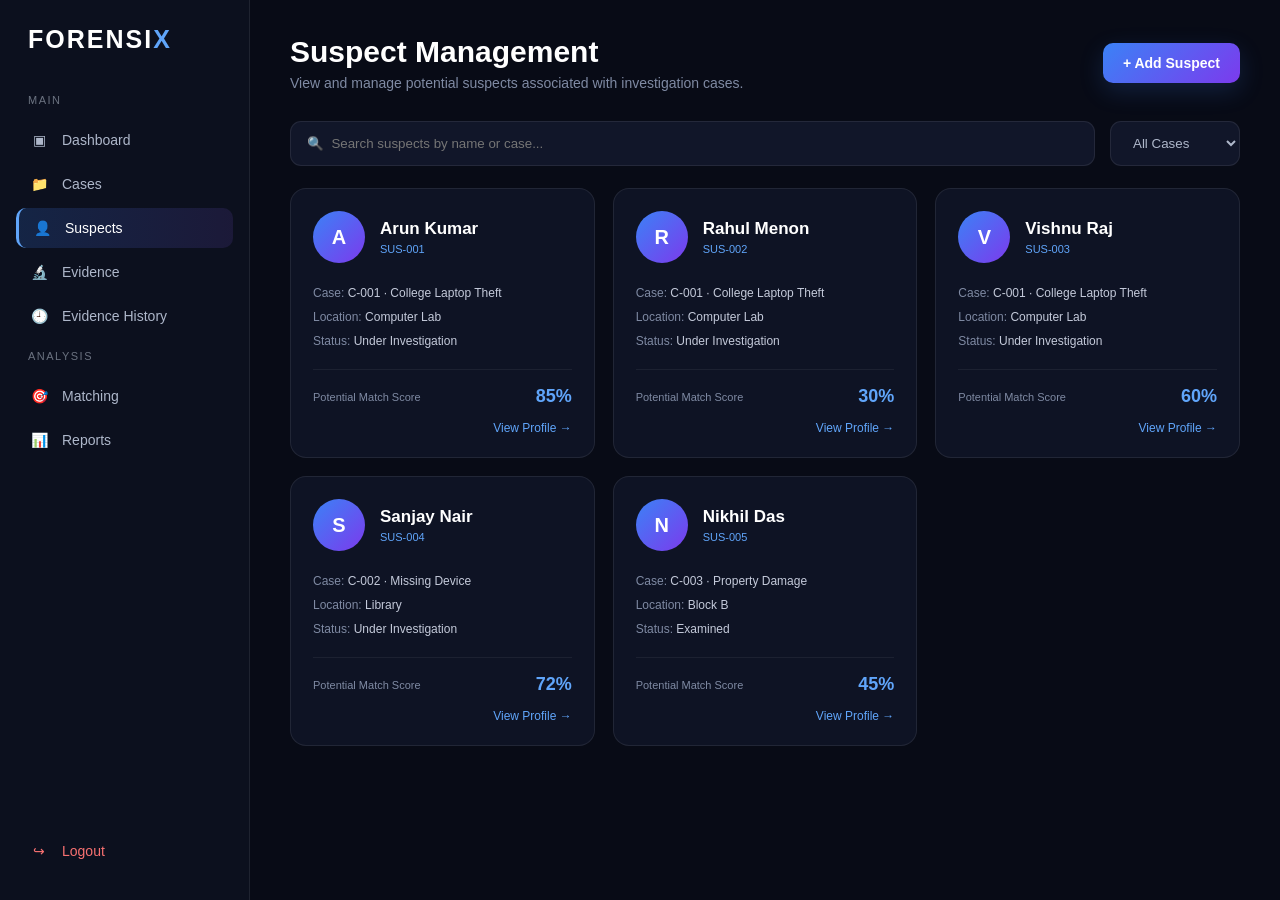
<file: suspects.html>
<!DOCTYPE html>
<html lang="en">
<head>
<meta charset="UTF-8">
<meta name="viewport" content="width=device-width, initial-scale=1.0">
<title>ForensiX | Suspects</title>
<link rel="stylesheet" href="assets/style.css">
<script src="assets/app.js"></script>

<style>
*{
    margin:0;
    padding:0;
    box-sizing:border-box;
    font-family:"Segoe UI",sans-serif;
}

body{
    background:#080b16;
    color:white;
    min-height:100vh;
}

.layout{
    display:flex;
    min-height:100vh;
}

.sidebar{
    width:250px;
    background:rgba(13,17,32,.96);
    border-right:1px solid rgba(255,255,255,.08);
    padding:25px 16px;
    position:fixed;
    height:100vh;
    left:0;
    top:0;
}

.logo{
    font-size:25px;
    font-weight:800;
    letter-spacing:2px;
    padding:0 12px 30px;
}

.logo span{
    color:#60a5fa;
}

.menu-title{
    color:#6b7280;
    font-size:11px;
    text-transform:uppercase;
    letter-spacing:1.5px;
    padding:10px 12px;
}

.menu a{
    display:flex;
    align-items:center;
    gap:12px;
    text-decoration:none;
    color:#aeb7ca;
    padding:12px;
    border-radius:10px;
    margin:4px 0;
    font-size:14px;
    transition:.25s;
}

.menu a:hover,
.menu a.active{
    background:linear-gradient(90deg,
        rgba(59,130,246,.18),
        rgba(139,92,246,.12));
    color:white;
}

.menu a.active{
    border-left:3px solid #60a5fa;
}

.icon{
    width:22px;
    text-align:center;
}

.logout{
    position:absolute;
    bottom:25px;
    left:16px;
    right:16px;
}

.logout a{
    color:#f87171 !important;
}

/* MAIN */

.main{
    margin-left:250px;
    width:calc(100% - 250px);
    padding:35px 40px;
}

.header{
    display:flex;
    justify-content:space-between;
    align-items:center;
    margin-bottom:30px;
}

.header h1{
    font-size:30px;
}

.header p{
    color:#7f8aa3;
    font-size:14px;
    margin-top:6px;
}

.add-btn{
    background:linear-gradient(135deg,#3b82f6,#7c3aed);
    color:white;
    text-decoration:none;
    padding:12px 20px;
    border-radius:10px;
    font-size:14px;
    font-weight:600;
    box-shadow:0 8px 25px rgba(59,130,246,.18);
    display:inline-block;
}

.add-btn:hover{opacity:.9;}

/* SEARCH */

.tools{
    display:flex;
    gap:15px;
    margin-bottom:22px;
}

.search{
    flex:1;
    background:#111629;
    border:1px solid rgba(255,255,255,.08);
    border-radius:11px;
    padding:13px 16px;
    color:white;
    outline:none;
}

.search:focus{
    border-color:#3b82f6;
}

.filter{
    background:#111629;
    border:1px solid rgba(255,255,255,.08);
    border-radius:11px;
    padding:13px 18px;
    color:#aeb7ca;
    outline:none;
}

/* SUSPECT CARDS */

.suspect-grid{
    display:grid;
    grid-template-columns:repeat(3,1fr);
    gap:18px;
}

.suspect-card{
    background:rgba(17,22,41,.80);
    border:1px solid rgba(255,255,255,.08);
    border-radius:16px;
    padding:22px;
    transition:.3s;
}

.suspect-card:hover{
    transform:translateY(-4px);
    border-color:rgba(96,165,250,.4);
}

.suspect-top{
    display:flex;
    align-items:center;
    gap:15px;
    margin-bottom:18px;
}

.avatar{
    width:52px;
    height:52px;
    border-radius:50%;
    background:linear-gradient(135deg,#3b82f6,#7c3aed);
    display:flex;
    align-items:center;
    justify-content:center;
    font-size:20px;
    font-weight:700;
}

.suspect-name{
    font-size:17px;
    font-weight:600;
}

.suspect-id{
    color:#60a5fa;
    font-size:11px;
    margin-top:4px;
}

.info{
    font-size:12px;
    line-height:2;
    color:#7f8aa3;
}

.info span{
    color:#c4cada;
}

.divider{
    height:1px;
    background:rgba(255,255,255,.06);
    margin:16px 0;
}

.match-row{
    display:flex;
    justify-content:space-between;
    align-items:center;
}

.match-label{
    color:#7f8aa3;
    font-size:11px;
}

.match-score{
    font-size:18px;
    font-weight:700;
    color:#60a5fa;
}

.view-btn{
    display:block;
    margin-top:14px;
    text-align:right;
    color:#60a5fa;
    text-decoration:none;
    font-size:12px;
}

/* MODAL */
.modal-overlay{display:none;position:fixed;inset:0;background:rgba(0,0,0,.65);z-index:50;align-items:center;justify-content:center;padding:20px;}
.modal-overlay.open{display:flex;}
.modal-box{background:#0d1220;border:1px solid rgba(255,255,255,.10);border-radius:16px;padding:28px;width:100%;max-width:560px; max-height:90vh; overflow-y:auto;}
.modal-box h2{font-size:20px;margin-bottom:20px;}
.detail-grid{display:grid;grid-template-columns:140px 1fr;gap:10px;font-size:13px;}
.detail-grid b{color:#68748b;}
.modal-close{float:right;background:none;border:none;color:#aeb7ca;font-size:24px;cursor:pointer;line-height:1;}
.modal-close:hover{color:white;}

/* ACTION BUTTONS */
.btn-sm{padding:6px 12px;border-radius:8px;font-size:12px;font-weight:600;border:none;cursor:pointer;transition:.2s; text-decoration:none; display:inline-block;}
.btn-edit{background:rgba(251,191,36,.10);color:#fbbf24;border:1px solid rgba(251,191,36,.22);}
.btn-edit:hover{background:rgba(251,191,36,.20);}

/* MOBILE */

@media(max-width:1000px){
    .suspect-grid{
        grid-template-columns:repeat(2,1fr);
    }
}

@media(max-width:700px){

    .sidebar{
        width:70px;
        padding:20px 8px;
    }

    .logo{
        font-size:14px;
        padding:10px 5px 25px;
    }

    .menu-title,
    .menu a span:not(.icon){
        display:none;
    }

    .menu a{
        justify-content:center;
    }

    .main{
        margin-left:70px;
        width:calc(100% - 70px);
        padding:20px;
    }

    .header{
        flex-direction:column;
        align-items:flex-start;
        gap:15px;
    }

    .tools{
        flex-direction:column;
    }

    .suspect-grid{
        grid-template-columns:1fr;
    }
}
</style>
</head>

<body>

<div class="layout">

<aside class="sidebar">

    <div class="logo">
        FORENSI<span>X</span>
    </div>

    <div class="menu-title">Main</div>

    <nav class="menu">

        <a href="dashboard.html">
            <span class="icon">▣</span>
            <span>Dashboard</span>
        </a>

        <a href="cases.html">
            <span class="icon">📁</span>
            <span>Cases</span>
        </a>

        <a href="suspects.html" class="active">
            <span class="icon">👤</span>
            <span>Suspects</span>
        </a>

        <a href="evidence.html">
            <span class="icon">🔬</span>
            <span>Evidence</span>
        </a>

        <a href="history.html">
            <span class="icon">🕘</span>
            <span>Evidence History</span>
        </a>

        <div class="menu-title">Analysis</div>

        <a href="matching.html">
            <span class="icon">🎯</span>
            <span>Matching</span>
        </a>

        <a href="reports.html">
            <span class="icon">📊</span>
            <span>Reports</span>
        </a>

    </nav>

    <div class="logout">
        <nav class="menu">
            <a href="index.html">
                <span class="icon">↪</span>
                <span>Logout</span>
            </a>
        </nav>
    </div>

</aside>


<main class="main">

    <div class="header">

        <div>
            <h1>Suspect Management</h1>
            <p>View and manage potential suspects associated with investigation cases.</p>
        </div>

        <a href="add-suspect.html" class="add-btn">
            + Add Suspect
        </a>

    </div>


    <div class="tools">

        <input
            type="text"
            class="search"
            id="searchBox"
            placeholder="🔍  Search suspects by name or case..."
        >

        <select class="filter" id="caseFilter">
            <option value="all">All Cases</option>
            <option value="C-001">Case C-001</option>
            <option value="C-002">Case C-002</option>
            <option value="C-003">Case C-003</option>
        </select>

    </div>


    <div class="suspect-grid" id="suspectGrid">


        <!-- SUSPECT 1 -->

        <div class="suspect-card" data-case="C-001">

            <div class="suspect-top">

                <div class="avatar">A</div>

                <div>
                    <div class="suspect-name">Arun Kumar</div>
                    <div class="suspect-id">SUS-001</div>
                </div>

            </div>

            <div class="info">
                Case: <span>C-001 · College Laptop Theft</span><br>
                Location: <span>Computer Lab</span><br>
                Status: <span>Under Investigation</span>
            </div>

            <div class="divider"></div>

            <div class="match-row">
                <span class="match-label">Potential Match Score</span>
                <span class="match-score">85%</span>
            </div>

            <a href="#" class="view-btn">View Profile →</a>

        </div>


        <!-- SUSPECT 2 -->

        <div class="suspect-card" data-case="C-001">

            <div class="suspect-top">

                <div class="avatar">R</div>

                <div>
                    <div class="suspect-name">Rahul Menon</div>
                    <div class="suspect-id">SUS-002</div>
                </div>

            </div>

            <div class="info">
                Case: <span>C-001 · College Laptop Theft</span><br>
                Location: <span>Computer Lab</span><br>
                Status: <span>Under Investigation</span>
            </div>

            <div class="divider"></div>

            <div class="match-row">
                <span class="match-label">Potential Match Score</span>
                <span class="match-score">30%</span>
            </div>

            <a href="#" class="view-btn">View Profile →</a>

        </div>


        <!-- SUSPECT 3 -->

        <div class="suspect-card" data-case="C-001">

            <div class="suspect-top">

                <div class="avatar">V</div>

                <div>
                    <div class="suspect-name">Vishnu Raj</div>
                    <div class="suspect-id">SUS-003</div>
                </div>

            </div>

            <div class="info">
                Case: <span>C-001 · College Laptop Theft</span><br>
                Location: <span>Computer Lab</span><br>
                Status: <span>Under Investigation</span>
            </div>

            <div class="divider"></div>

            <div class="match-row">
                <span class="match-label">Potential Match Score</span>
                <span class="match-score">60%</span>
            </div>

            <a href="#" class="view-btn">View Profile →</a>

        </div>


        <!-- SUSPECT 4 -->

        <div class="suspect-card" data-case="C-002">

            <div class="suspect-top">

                <div class="avatar">S</div>

                <div>
                    <div class="suspect-name">Sanjay Nair</div>
                    <div class="suspect-id">SUS-004</div>
                </div>

            </div>

            <div class="info">
                Case: <span>C-002 · Missing Device</span><br>
                Location: <span>Library</span><br>
                Status: <span>Under Investigation</span>
            </div>

            <div class="divider"></div>

            <div class="match-row">
                <span class="match-label">Potential Match Score</span>
                <span class="match-score">72%</span>
            </div>

            <a href="#" class="view-btn">View Profile →</a>

        </div>


        <!-- SUSPECT 5 -->

        <div class="suspect-card" data-case="C-003">

            <div class="suspect-top">

                <div class="avatar">N</div>

                <div>
                    <div class="suspect-name">Nikhil Das</div>
                    <div class="suspect-id">SUS-005</div>
                </div>

            </div>

            <div class="info">
                Case: <span>C-003 · Property Damage</span><br>
                Location: <span>Block B</span><br>
                Status: <span>Examined</span>
            </div>

            <div class="divider"></div>

            <div class="match-row">
                <span class="match-label">Potential Match Score</span>
                <span class="match-score">45%</span>
            </div>

            <a href="#" class="view-btn">View Profile →</a>

        </div>

    </div>

</main>

</div>


<!-- VIEW MODAL -->
<div class="modal-overlay" id="modal">
  <div class="modal-box">
    <button class="modal-close" onclick="closeModal()">×</button>
    <h2>Suspect Profile</h2>
    <div class="detail-grid" id="modalContent"></div>
  </div>
</div>

<!-- EDIT MODAL -->
<div class="modal-overlay" id="editSuspectOverlay">
  <div class="modal-box">
    <button class="modal-close" onclick="document.getElementById('editSuspectOverlay').classList.remove('open')">×</button>
    <h2>Edit Suspect</h2>
    <form id="editSuspectForm">
      <input type="hidden" id="editSuspectId">
      <div class="detail-grid" style="grid-template-columns:1fr 1fr; row-gap:15px; margin-top:10px;">
        <div style="grid-column:1/-1;">
          <label style="font-size:12px;color:#68748b;display:block;margin-bottom:5px;">Suspect ID</label>
          <input type="text" id="editSuspectSuspectId" style="width:100%; padding:8px; background:#111629; color:white; border:1px solid rgba(255,255,255,0.1); border-radius:6px; margin-top:5px;" required>
        </div>
        <div>
          <label style="font-size:12px;color:#68748b;display:block;margin-bottom:5px;">Full Name</label>
          <input type="text" id="editSuspectName" style="width:100%; padding:8px; background:#111629; color:white; border:1px solid rgba(255,255,255,0.1); border-radius:6px; margin-top:5px;" required>
        </div>
        <div>
          <label style="font-size:12px;color:#68748b;display:block;margin-bottom:5px;">Associated Case</label>
          <input type="text" id="editSuspectCase" style="width:100%; padding:8px; background:#111629; color:white; border:1px solid rgba(255,255,255,0.1); border-radius:6px; margin-top:5px;" required>
        </div>
        <div>
          <label style="font-size:12px;color:#68748b;display:block;margin-bottom:5px;">Location</label>
          <input type="text" id="editSuspectLocation" style="width:100%; padding:8px; background:#111629; color:white; border:1px solid rgba(255,255,255,0.1); border-radius:6px; margin-top:5px;">
        </div>
        <div>
          <label style="font-size:12px;color:#68748b;display:block;margin-bottom:5px;">Status</label>
          <input type="text" id="editSuspectStatus" style="width:100%; padding:8px; background:#111629; color:white; border:1px solid rgba(255,255,255,0.1); border-radius:6px; margin-top:5px;">
        </div>
        <div style="grid-column:1/-1;">
          <label style="font-size:12px;color:#68748b;display:block;margin-bottom:5px;">Contact Info</label>
          <input type="text" id="editSuspectContact" style="width:100%; padding:8px; background:#111629; color:white; border:1px solid rgba(255,255,255,0.1); border-radius:6px; margin-top:5px;">
        </div>
        <div style="grid-column:1/-1;">
          <label style="font-size:12px;color:#68748b;display:block;margin-bottom:5px;">Notes</label>
          <textarea id="editSuspectNotes" style="width:100%; padding:8px; background:#111629; color:white; border:1px solid rgba(255,255,255,0.1); border-radius:6px; margin-top:5px; resize:vertical; min-height:60px;"></textarea>
        </div>
      </div>
      <div style="display:flex; justify-content:flex-end; gap:10px; margin-top:20px;">
        <button type="button" class="btn-sm" style="background:transparent; border:1px solid #283147; color:#9aa6bf; padding:6px 12px; border-radius:8px; cursor:pointer;" onclick="document.getElementById('editSuspectOverlay').classList.remove('open')">Cancel</button>
        <button type="submit" class="btn-sm btn-edit" id="editSuspectSaveBtn" style="background:rgba(251,191,36,.10); color:#fbbf24; border:1px solid rgba(251,191,36,.22); padding:6px 12px; border-radius:8px; cursor:pointer; font-weight:600;">Save Changes</button>
      </div>
    </form>
  </div>
</div>

<script>

const API = 'https://marble-egg-tickets-brand.trycloudflare.com';
const searchBox = document.getElementById("searchBox");
const caseFilter = document.getElementById("caseFilter");
const suspectGrid = document.getElementById("suspectGrid");
let allSuspects = [];

async function loadSuspects() {
    try {
        const response = await fetch(`${API}/api/suspects`);
        if (response.ok) {
            allSuspects = await response.json();
            renderSuspects();
        } else {
            console.error("Failed to fetch suspects");
        }
    } catch (error) {
        console.error("Error loading suspects:", error);
    }
}

async function deleteSuspect(id) {
    if(await appConfirm("Are you sure you want to delete this suspect?", "Delete Suspect", true)) {
        try {
            const response = await fetch(`${API}/api/suspects/${id}`, {
                method: "DELETE"
            });
            if (response.ok) {
                loadSuspects();
            } else {
                await appAlert("Failed to delete suspect.", "Error");
            }
        } catch (error) {
            console.error("Error deleting suspect:", error);
        }
    }
}

function esc(s){return String(s??'').replace(/[&<>"']/g,c=>({'&':'&amp;','<':'&lt;','>':'&gt;','"':'&quot;',"'":'&#39;'}[c]));}

async function viewSuspect(id) {
    const s = allSuspects.find(x => x.id === id);
    if (!s) return;
    document.getElementById('modalContent').innerHTML = `
        <b>Suspect ID</b><span>${esc(s.suspectId)}</span>
        <b>Full Name</b><span>${esc(s.fullName)}</span>
        <b>Case</b><span>${esc(s.associatedCase)}</span>
        <b>Location</b><span>${esc(s.location || "N/A")}</span>
        <b>Status</b><span>${esc(s.status || "N/A")}</span>
        <b>Contact Info</b><span>${esc(s.contactInfo || "N/A")}</span>
        <b>Notes</b><span>${esc(s.notes || "No notes")}</span>
    `;
    document.getElementById('modal').classList.add('open');
}

function closeModal(){document.getElementById('modal').classList.remove('open');}
document.getElementById('modal').addEventListener('click',function(ev){if(ev.target===this)closeModal();});

function openEditSuspectModal(id){
  const s=allSuspects.find(x=>x.id===id);if(!s)return;
  document.getElementById('editSuspectId').value = s.id;
  document.getElementById('editSuspectSuspectId').value = s.suspectId || '';
  document.getElementById('editSuspectName').value = s.fullName || '';
  document.getElementById('editSuspectCase').value = s.associatedCase || '';
  document.getElementById('editSuspectLocation').value = s.location || '';
  document.getElementById('editSuspectStatus').value = s.status || '';
  document.getElementById('editSuspectContact').value = s.contactInfo || '';
  document.getElementById('editSuspectNotes').value = s.notes || '';
  document.getElementById('editSuspectOverlay').classList.add('open');
}

async function editSuspect(id){
    openEditSuspectModal(id);
}

document.getElementById('editSuspectForm').addEventListener('submit', async (e) => {
    e.preventDefault();
    const id = document.getElementById('editSuspectId').value;
    const btn = document.getElementById('editSuspectSaveBtn');
    const updated = {
        suspectId: document.getElementById('editSuspectSuspectId').value,
        fullName: document.getElementById('editSuspectName').value,
        associatedCase: document.getElementById('editSuspectCase').value,
        location: document.getElementById('editSuspectLocation').value,
        status: document.getElementById('editSuspectStatus').value,
        contactInfo: document.getElementById('editSuspectContact').value,
        notes: document.getElementById('editSuspectNotes').value
    };
    btn.textContent = 'Saving...';
    try {
        const r = await fetch(`${API}/api/suspects/${id}`, {
            method: 'PUT',
            headers: { 'Content-Type': 'application/json' },
            body: JSON.stringify(updated)
        });
        if(r.ok) {
            document.getElementById('editSuspectOverlay').classList.remove('open');
            await appAlert('Suspect updated successfully!', 'Success');
            await loadSuspects();
        } else {
            await appAlert(`Failed to update. (HTTP ${r.status})`, 'Error');
        }
    } catch(err) {
        console.error(err);
        await appAlert('Network error occurred.', 'Error');
    } finally {
        btn.textContent = 'Save Changes';
    }
});

function renderSuspects() {
    const search = searchBox.value.toLowerCase();
    const selectedCase = caseFilter.value;

    suspectGrid.innerHTML = "";

    const filteredSuspects = allSuspects.filter(s => {
        const text = (s.fullName + " " + s.suspectId + " " + s.associatedCase).toLowerCase();
        const matchesSearch = text.includes(search);
        const matchesCase = selectedCase === "all" || s.associatedCase === selectedCase;
        return matchesSearch && matchesCase;
    });

    filteredSuspects.forEach(s => {
        const initial = s.fullName ? s.fullName.charAt(0).toUpperCase() : "?";
        
        const card = document.createElement("div");
        card.className = "suspect-card";
        card.dataset.case = s.associatedCase;
        
        card.innerHTML = `
            <div class="suspect-top">
                <div class="avatar">${initial}</div>
                <div>
                    <div class="suspect-name">${s.fullName}</div>
                    <div class="suspect-id">${s.suspectId}</div>
                </div>
            </div>

            <div class="info">
                Case: <span>${s.associatedCase || "N/A"}</span><br>
                Location: <span>${s.location || "N/A"}</span><br>
                Status: <span>${s.status || "N/A"}</span>
            </div>

            <div class="divider"></div>

            <div class="match-row">
                <span class="match-label">Potential Match Score</span>
                <span class="match-score">--%</span>
            </div>

            <div style="display:flex; justify-content:space-between; align-items:center; margin-top:14px;">
                <a href="#" onclick="deleteSuspect(${s.id}); return false;" style="color:#f87171; text-decoration:none; font-size:12px;">Delete</a>
                <div style="display:flex; gap:10px; align-items:center;">
                    <a href="#" onclick="editSuspect(${s.id}); return false;" style="color:#fbbf24; text-decoration:none; font-size:12px;">Edit</a>
                    <a href="#" onclick="viewSuspect(${s.id}); return false;" class="view-btn" style="margin-top:0;">View Profile →</a>
                </div>
            </div>
        `;
        suspectGrid.appendChild(card);
    });
}

searchBox.addEventListener("input", renderSuspects);
caseFilter.addEventListener("change", renderSuspects);

loadSuspects();

</script>

</body>
</html>
</file>
<file: assets/style.css>
/* Global CSS Variables for Theming */
:root {
  /* Default Dark Theme */
  --bg-color: #080b16;
  --bg-gradient-1: #3b82f6;
  --bg-gradient-2: #8b5cf6;
  --sidebar-bg: rgba(13,17,32,.95);
  --card-bg: rgba(17,22,41,.78);
  --border-color: rgba(255,255,255,.08);
  --text-primary: #ffffff;
  --text-secondary: #7f8aa3;
  --text-muted: #6b7280;
  --input-bg: #111629;
  --accent-color: #3b82f6;
  --accent-gradient-start: #3b82f6;
  --accent-gradient-end: #7c3aed;
  
  --shadow-color: rgba(59,130,246,.18);
}

[data-theme="light"] {
  --bg-color: #f3f4f6;
  --bg-gradient-1: #93c5fd;
  --bg-gradient-2: #c4b5fd;
  --sidebar-bg: rgba(255,255,255,.95);
  --card-bg: rgba(255,255,255,.9);
  --border-color: rgba(0,0,0,.08);
  --text-primary: #111827;
  --text-secondary: #4b5563;
  --text-muted: #6b7280;
  --input-bg: #ffffff;
  --accent-color: #2563eb;
  --accent-gradient-start: #3b82f6;
  --accent-gradient-end: #6d28d9;
  
  --shadow-color: rgba(37,99,235,.15);
}

/* Base Body styles that can use variables */
body {
  background: var(--bg-color);
  color: var(--text-primary);
}

/* Global App Modal Styles */
.app-modal-overlay {
  display: none;
  position: fixed;
  inset: 0;
  background: rgba(0, 0, 0, 0.65);
  z-index: 9999;
  align-items: center;
  justify-content: center;
  padding: 20px;
  backdrop-filter: blur(5px);
}
.app-modal-overlay.open {
  display: flex;
}
.app-modal-box {
  background: var(--card-bg);
  border: 1px solid var(--border-color);
  border-radius: 16px;
  padding: 28px;
  width: 100%;
  max-width: 400px;
  box-shadow: 0 20px 40px rgba(0,0,0,0.3);
  text-align: center;
}
.app-modal-title {
  font-size: 18px;
  margin-bottom: 12px;
  font-weight: 700;
  color: var(--text-primary);
}
.app-modal-message {
  font-size: 14px;
  color: var(--text-secondary);
  margin-bottom: 24px;
  line-height: 1.5;
}
.app-modal-input {
  width: 100%;
  background: var(--input-bg);
  color: var(--text-primary);
  border: 1px solid var(--border-color);
  border-radius: 10px;
  padding: 12px 15px;
  margin-bottom: 20px;
  outline: none;
  font-size: 14px;
}
.app-modal-input:focus {
  border-color: var(--accent-color);
}
.app-modal-actions {
  display: flex;
  gap: 12px;
  justify-content: center;
}
.app-modal-btn {
  padding: 10px 20px;
  border-radius: 10px;
  font-size: 14px;
  font-weight: 600;
  cursor: pointer;
  border: none;
  transition: 0.2s;
}
.app-modal-btn-cancel {
  background: transparent;
  border: 1px solid var(--border-color);
  color: var(--text-secondary);
}
.app-modal-btn-cancel:hover {
  background: rgba(255,255,255,0.05);
  color: var(--text-primary);
}
.app-modal-btn-primary {
  background: linear-gradient(135deg, var(--accent-gradient-start), var(--accent-gradient-end));
  color: white;
  box-shadow: 0 8px 25px var(--shadow-color);
}
.app-modal-btn-primary:hover {
  opacity: 0.9;
}
.app-modal-btn-danger {
  background: rgba(239, 68, 68, 0.1);
  color: #ef4444;
  border: 1px solid rgba(239, 68, 68, 0.2);
}
.app-modal-btn-danger:hover {
  background: rgba(239, 68, 68, 0.2);
}
</file>
